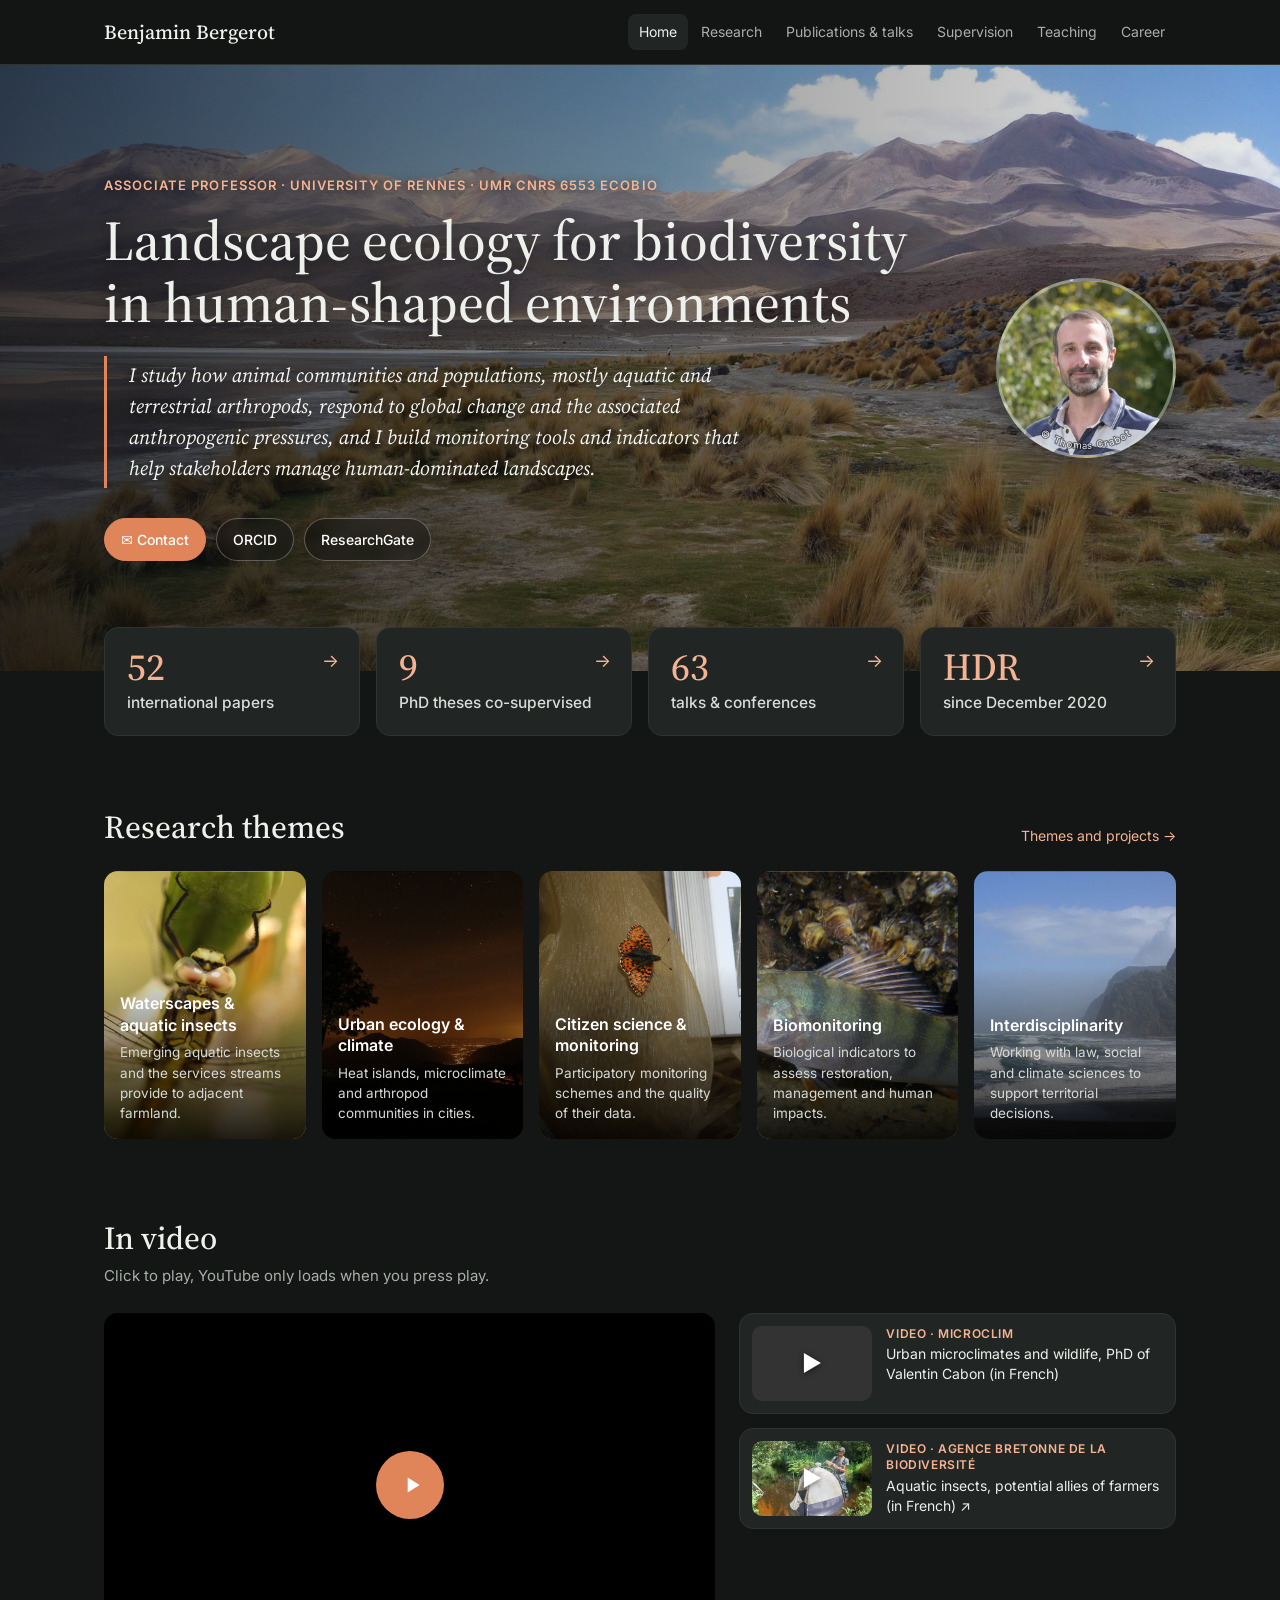
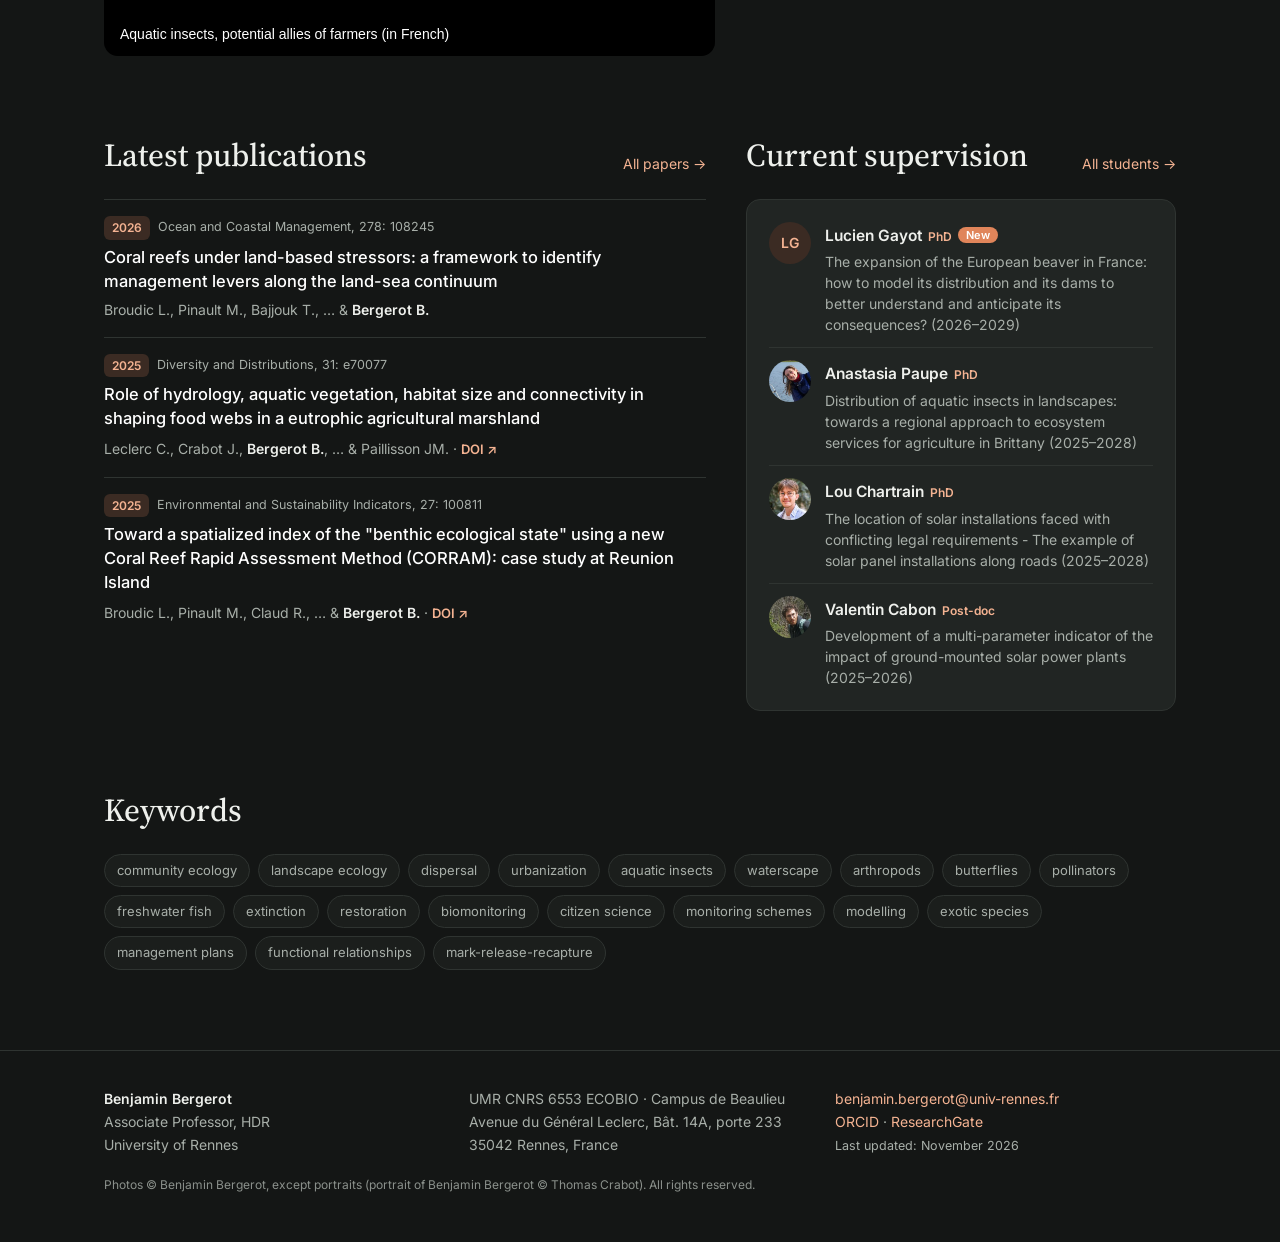
<file: index.html>
<!DOCTYPE html>
<html lang="en">
<head>
<meta charset="utf-8">
<meta name="viewport" content="width=device-width, initial-scale=1">
<title>Benjamin Bergerot – Landscape ecology, University of Rennes</title>
<meta name="description" content="Benjamin Bergerot, Associate Professor in landscape ecology at the University of Rennes (UMR CNRS 6553 ECOBIO).">
<meta name="author" content="Benjamin Bergerot">
<link rel="preconnect" href="https://fonts.googleapis.com">
<link rel="preconnect" href="https://fonts.gstatic.com" crossorigin>
<link href="https://fonts.googleapis.com/css2?family=Inter:wght@400;500;600&amp;family=Source+Serif+4:ital,wght@0,500;1,400&amp;display=swap" rel="stylesheet">
<link rel="stylesheet" href="assets/style.css">
<link rel="icon" href="data:image/svg+xml,%3Csvg xmlns='http://www.w3.org/2000/svg' viewBox='0 0 32 32'%3E%3Ccircle cx='16' cy='16' r='16' fill='%23e0855a'/%3E%3Ctext x='16' y='22' font-size='16' text-anchor='middle' fill='white' font-family='Georgia'%3EBB%3C/text%3E%3C/svg%3E">
<script src="assets/site.js" defer></script>
<script data-goatcounter="https://bbergerot.goatcounter.com/count" async src="//gc.zgo.at/count.js"></script>
</head>
<body>
<header>
  <div class="wrap nav">
    <a class="brand" href="index.html">Benjamin Bergerot</a>
    <button class="burger" aria-label="Menu" aria-expanded="false">&#9776;</button>
    <nav class="menu"><a href="index.html" class="on">Home</a><a href="research/index.html">Research</a><a href="publications/index.html">Publications &amp; talks</a><a href="supervision/index.html">Supervision</a><a href="teaching/index.html">Teaching</a><a href="career/index.html">Career</a></nav>
  </div>
</header>

<div class="hero">
  <div class="wrap hero-inner">
    <div>
      <p class="kicker">Associate Professor · University of Rennes · UMR CNRS 6553 ECOBIO</p>
      <h1>Landscape ecology for biodiversity in human-shaped environments</h1>
      <blockquote class="quote">I study how animal communities and populations, mostly aquatic and terrestrial arthropods, respond to global change and the associated anthropogenic pressures, and I build monitoring tools and indicators that help stakeholders manage human-dominated landscapes.</blockquote>
      <div class="links">
        <a class="btn primary" href="mailto:benjamin.bergerot@univ-rennes.fr">✉ Contact</a>
        <a class="btn" href="https://orcid.org/0000-0003-4313-4925" target="_blank" rel="noopener">ORCID</a>
        <a class="btn" href="https://www.researchgate.net/profile/Benjamin-Bergerot" target="_blank" rel="noopener">ResearchGate</a>
      </div>
    </div>
    <figure class="portrait-wrap"><div class="portrait" role="img" aria-label="Portrait of Benjamin Bergerot, photo © Thomas Crabot"><svg class="pcredit" viewBox="0 0 180 180" aria-hidden="true"><defs><path id="pcarc" d="M 6,90 A 84,84 0 0 0 174,90"/></defs><text><textPath href="#pcarc" startOffset="50%" text-anchor="middle">© Thomas Crabot</textPath></text></svg></div></figure>
  </div>
</div>
<main class="wrap">
  <div class="stats">
    <a class="stat link" href="publications/index.html#journals"><b>52</b><span>international papers</span></a>
    <a class="stat link" href="supervision/index.html"><b>9</b><span>PhD theses co-supervised</span></a>
    <a class="stat link" href="publications/index.html#talks"><b>63</b><span>talks &amp; conferences</span></a>
    <a class="stat link" href="career/index.html"><b>HDR</b><span>since December 2020</span></a>
  </div>

  <section>
    <div class="sec-head"><div><h2>Research themes</h2></div><a href="research/index.html">Themes and projects →</a></div>
    <div class="axes"><a class="axis" href="research/index.html#waterscapes" style="background-image:url('images/theme-waterscapes.jpg')"><div class="tx"><h3>Waterscapes &amp; aquatic insects</h3><p>Emerging aquatic insects and the services streams provide to adjacent farmland.</p></div></a><a class="axis" href="research/index.html#urban" style="background-image:url('images/theme-urban.jpg')"><div class="tx"><h3>Urban ecology &amp; climate</h3><p>Heat islands, microclimate and arthropod communities in cities.</p></div></a><a class="axis" href="research/index.html#citizen" style="background-image:url('images/theme-citizen.jpg')"><div class="tx"><h3>Citizen science &amp; monitoring</h3><p>Participatory monitoring schemes and the quality of their data.</p></div></a><a class="axis" href="research/index.html#biomonitoring" style="background-image:url('images/theme-biomonitoring.jpg')"><div class="tx"><h3>Biomonitoring</h3><p>Biological indicators to assess restoration, management and human impacts.</p></div></a><a class="axis" href="research/index.html#interdisciplinarity" style="background-image:url('images/theme-interdisciplinarity.jpg')"><div class="tx"><h3>Interdisciplinarity</h3><p>Working with law, social and climate sciences to support territorial decisions.</p></div></a></div>
  </section>

  <section>
    <div class="sec-head"><div><h2>In video</h2><p class="sub">Click to play, YouTube only loads when you press play.</p></div></div>
    <div class="media">
      <div id="mainvideo"><button class="video"  data-video="gaudWEPStAo" style="background-image:url('https://i.ytimg.com/vi/gaudWEPStAo/hqdefault.jpg')" aria-label="Play video: Aquatic insects, potential allies of farmers (in French)"><span class="play"><svg viewBox="0 0 24 24"><path d="M8 5v14l11-7z"/></svg></span><span class="vcap">Aquatic insects, potential allies of farmers (in French)</span></button></div>
      <div class="side">
        <button class="mini" data-video="KtTsIABxDUs" data-target="mainvideo">
          <span class="th vid" style="background-image:url('https://i.ytimg.com/vi/KtTsIABxDUs/hqdefault.jpg')"></span>
          <span><small>Video · MICROCLIM</small><span>Urban microclimates and wildlife, PhD of Valentin Cabon (in French)</span></span>
        </button>
        <a class="mini" href="https://biodiversite.bzh/nouvelle/labo-recherche-ecobio-insectes-aquatiques-agriculture/" target="_blank" rel="noopener">
          <span class="th vid" style="background-image:url('images/media-stream.jpg')"></span>
          <span><small>Video · Agence bretonne de la biodiversité</small><span>Aquatic insects, potential allies of farmers (in French) ↗</span></span>
        </a>
      </div>
    </div>
  </section>

  <section>
    <div class="two">
      <div>
        <div class="sec-head"><div><h2>Latest publications</h2></div><a href="publications/index.html">All papers →</a></div>
        <div class="pub" data-year="2026"><div class="meta"><span class="tag">2026</span><span class="jr">Ocean and Coastal Management, 278: 108245</span></div><div class="ti">Coral reefs under land-based stressors: a framework to identify management levers along the land-sea continuum</div><div class="au">Broudic L., Pinault M., Bajjouk T., … &amp; <strong>Bergerot B.</strong></div></div><div class="pub" data-year="2025"><div class="meta"><span class="tag">2025</span><span class="jr">Diversity and Distributions, 31: e70077</span></div><div class="ti">Role of hydrology, aquatic vegetation, habitat size and connectivity in shaping food webs in a eutrophic agricultural marshland</div><div class="au">Leclerc C., Crabot J., <strong>Bergerot B.</strong>, … &amp; Paillisson JM. · <a class="doi" href="https://doi.org/10.1111/ddi.70077" target="_blank" rel="noopener">DOI ↗</a></div></div><div class="pub" data-year="2025"><div class="meta"><span class="tag">2025</span><span class="jr">Environmental and Sustainability Indicators, 27: 100811</span></div><div class="ti">Toward a spatialized index of the "benthic ecological state" using a new Coral Reef Rapid Assessment Method (CORRAM): case study at Reunion Island</div><div class="au">Broudic L., Pinault M., Claud R., … &amp; <strong>Bergerot B.</strong> · <a class="doi" href="https://doi.org/10.1016/j.indic.2025.100811" target="_blank" rel="noopener">DOI ↗</a></div></div>
      </div>
      <div>
        <div class="sec-head"><div><h2>Current supervision</h2></div><a href="supervision/index.html">All students →</a></div>
        <div class="teambox team-list"><div class="person"><div class="av">LG</div><div><b>Lucien Gayot</b><span class="role">PhD</span><span class="new">New</span><p>The expansion of the European beaver in France: how to model its distribution and its dams to better understand and anticipate its consequences? (2026–2029)</p></div></div><div class="person"><img class="av" src="images/people/anastasia-paupe.jpg" alt="Anastasia Paupe"><div><b>Anastasia Paupe</b><span class="role">PhD</span><p>Distribution of aquatic insects in landscapes: towards a regional approach to ecosystem services for agriculture in Brittany (2025–2028)</p></div></div><div class="person"><img class="av" src="images/people/lou-chartrain.jpg" alt="Lou Chartrain"><div><b>Lou Chartrain</b><span class="role">PhD</span><p>The location of solar installations faced with conflicting legal requirements - The example of solar panel installations along roads (2025–2028)</p></div></div><div class="person"><img class="av" src="images/people/valentin-cabon.jpg" alt="Valentin Cabon"><div><b>Valentin Cabon</b><span class="role">Post-doc</span><p>Development of a multi-parameter indicator of the impact of ground-mounted solar power plants (2025–2026)</p></div></div></div>
      </div>
    </div>
  </section>

  <section>
    <div class="sec-head"><div><h2>Keywords</h2></div></div>
    <div class="chips"><span class="chip">community ecology</span><span class="chip">landscape ecology</span><span class="chip">dispersal</span><span class="chip">urbanization</span><span class="chip">aquatic insects</span><span class="chip">waterscape</span><span class="chip">arthropods</span><span class="chip">butterflies</span><span class="chip">pollinators</span><span class="chip">freshwater fish</span><span class="chip">extinction</span><span class="chip">restoration</span><span class="chip">biomonitoring</span><span class="chip">citizen science</span><span class="chip">monitoring schemes</span><span class="chip">modelling</span><span class="chip">exotic species</span><span class="chip">management plans</span><span class="chip">functional relationships</span><span class="chip">mark-release-recapture</span></div>
  </section>
</main>
<footer>
  <div class="wrap foot">
    <div><b>Benjamin Bergerot</b><br>Associate Professor, HDR<br>University of Rennes</div>
    <div>UMR CNRS 6553 ECOBIO · Campus de Beaulieu<br>Avenue du Général Leclerc, Bât. 14A, porte 233<br>35042 Rennes, France</div>
    <div><a href="mailto:benjamin.bergerot@univ-rennes.fr">benjamin.bergerot@univ-rennes.fr</a><br>
      <a href="https://orcid.org/0000-0003-4313-4925" target="_blank" rel="noopener">ORCID</a> · <a href="https://www.researchgate.net/profile/Benjamin-Bergerot" target="_blank" rel="noopener">ResearchGate</a><br>
      <span class="note">Last updated: November 2026</span></div>
  </div>
  <div class="wrap copy">Photos © Benjamin Bergerot, except portraits (portrait of Benjamin Bergerot © Thomas Crabot). All rights reserved.
  </div>
</footer>
</body>
</html>
</file>
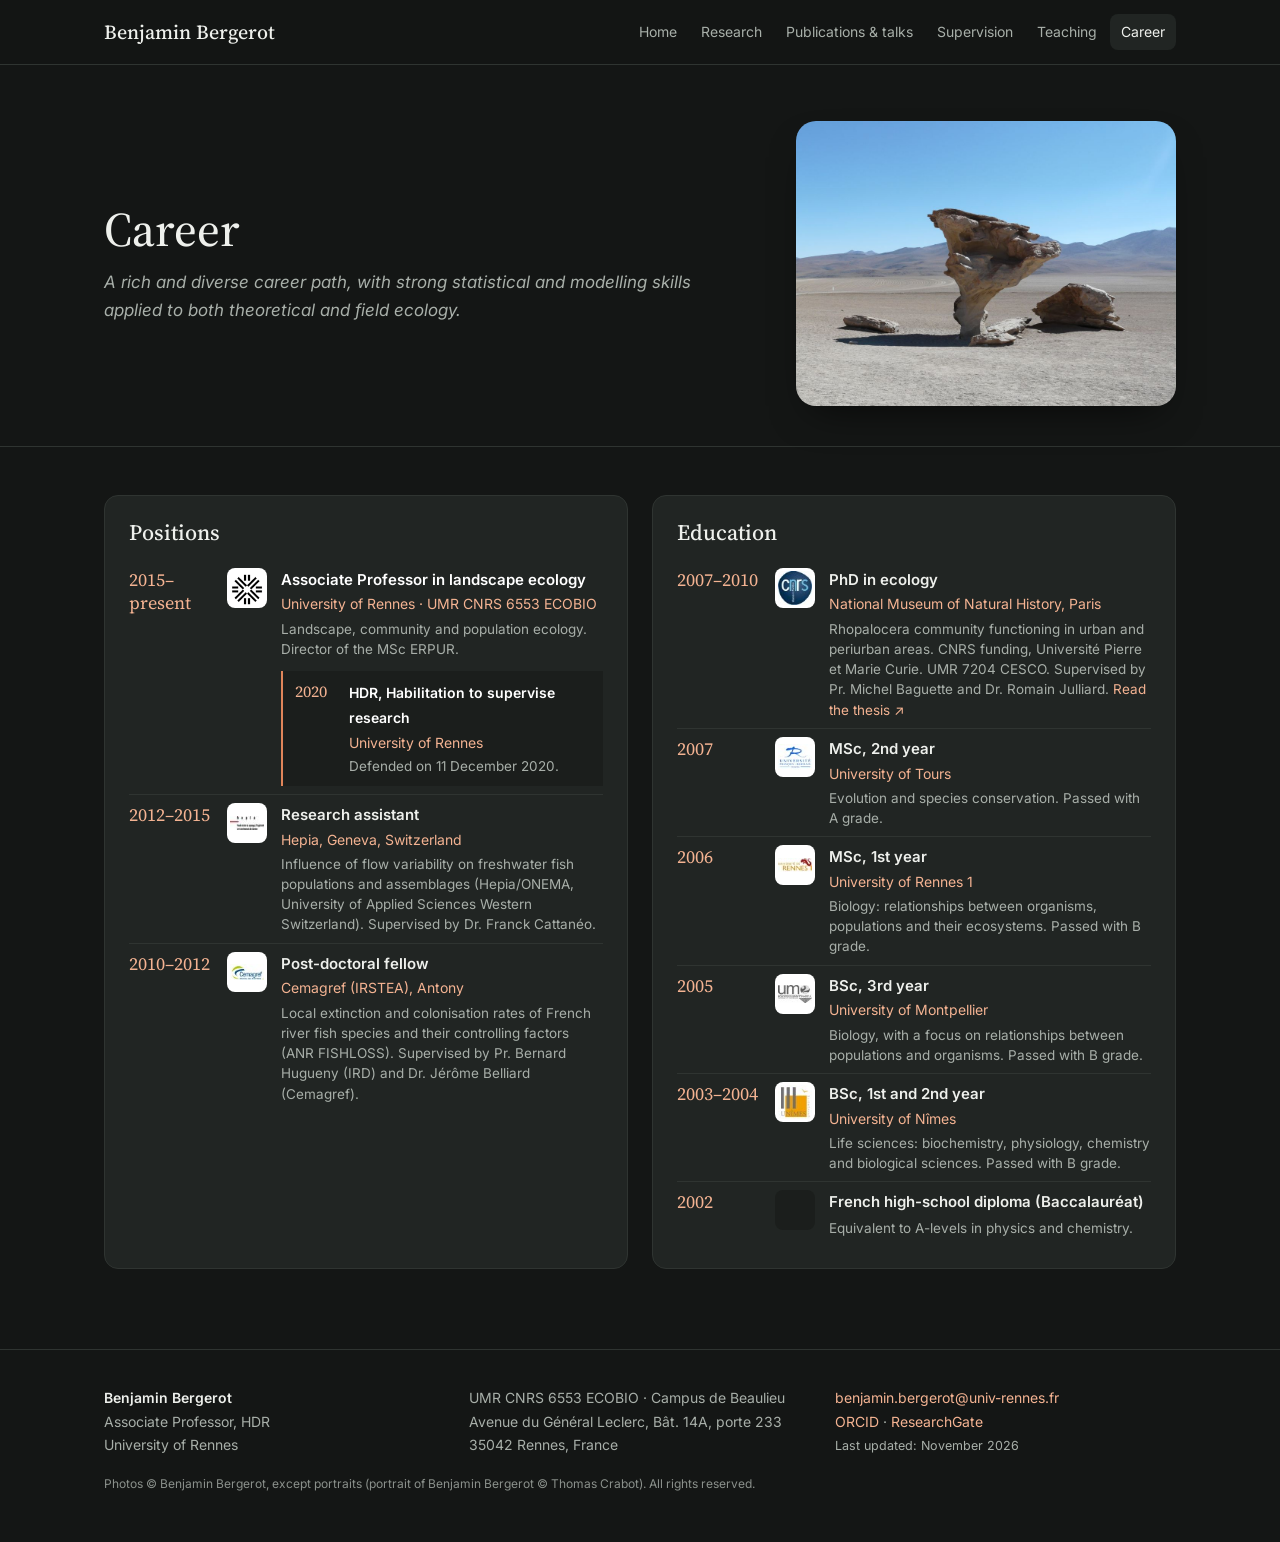
<file: career/index.html>
<!DOCTYPE html>
<html lang="en">
<head>
<meta charset="utf-8">
<meta name="viewport" content="width=device-width, initial-scale=1">
<title>Career – Benjamin Bergerot</title>
<meta name="description" content="Benjamin Bergerot, Associate Professor in landscape ecology at the University of Rennes (UMR CNRS 6553 ECOBIO).">
<meta name="author" content="Benjamin Bergerot">
<link rel="preconnect" href="https://fonts.googleapis.com">
<link rel="preconnect" href="https://fonts.gstatic.com" crossorigin>
<link href="https://fonts.googleapis.com/css2?family=Inter:wght@400;500;600&amp;family=Source+Serif+4:ital,wght@0,500;1,400&amp;display=swap" rel="stylesheet">
<link rel="stylesheet" href="../assets/style.css">
<link rel="icon" href="data:image/svg+xml,%3Csvg xmlns='http://www.w3.org/2000/svg' viewBox='0 0 32 32'%3E%3Ccircle cx='16' cy='16' r='16' fill='%23e0855a'/%3E%3Ctext x='16' y='22' font-size='16' text-anchor='middle' fill='white' font-family='Georgia'%3EBB%3C/text%3E%3C/svg%3E">
<script src="../assets/site.js" defer></script>
<script data-goatcounter="https://bbergerot.goatcounter.com/count" async src="//gc.zgo.at/count.js"></script>
</head>
<body>
<header>
  <div class="wrap nav">
    <a class="brand" href="../index.html">Benjamin Bergerot</a>
    <button class="burger" aria-label="Menu" aria-expanded="false">&#9776;</button>
    <nav class="menu"><a href="../index.html">Home</a><a href="../research/index.html">Research</a><a href="../publications/index.html">Publications &amp; talks</a><a href="../supervision/index.html">Supervision</a><a href="../teaching/index.html">Teaching</a><a href="../career/index.html" class="on">Career</a></nav>
  </div>
</header>
<div class="page-head"><div class="wrap">
  <div><h1>Career</h1><p><em>A rich and diverse career path, with strong statistical and modelling skills applied to both theoretical and field ecology.</em></p></div>
  <div class="pic" style="background-image:url('../images/page-career.jpg');background-position:center 60%" role="img" aria-label=""></div>
</div></div>
<main class="wrap"><section><div class="cols cv">
  <div class="box"><h3>Positions</h3><ul class="cvlist"><li class="cv-row now"><div class="yr">2015–present</div><img class="logo" src="../images/logos/univ-rennes-2023.png" alt=""><div><b>Associate Professor in landscape ecology</b><span class="where">University of Rennes · UMR CNRS 6553 ECOBIO</span><p>Landscape, community and population ecology. Director of the MSc ERPUR.</p><div class="cv-sub"><span class="yr">2020</span><div><b>HDR, Habilitation to supervise research</b><span class="where">University of Rennes</span><p>Defended on 11 December 2020.</p></div></div></div></li><li class="cv-row"><div class="yr">2012–2015</div><img class="logo" src="../images/logos/hepia.jpg" alt=""><div><b>Research assistant</b><span class="where">Hepia, Geneva, Switzerland</span><p>Influence of flow variability on freshwater fish populations and assemblages (Hepia/ONEMA, University of Applied Sciences Western Switzerland). Supervised by Dr. Franck Cattanéo.</p></div></li><li class="cv-row"><div class="yr">2010–2012</div><img class="logo" src="../images/logos/logo-cemagref.jpg" alt=""><div><b>Post-doctoral fellow</b><span class="where">Cemagref (IRSTEA), Antony</span><p>Local extinction and colonisation rates of French river fish species and their controlling factors (ANR FISHLOSS). Supervised by Pr. Bernard Hugueny (IRD) and Dr. Jérôme Belliard (Cemagref).</p></div></li></ul></div>
  <div class="box"><h3>Education</h3><ul class="cvlist"><li class="cv-row"><div class="yr">2007–2010</div><img class="logo" src="../images/logos/nouveau-logo-du-cnrs.jpg" alt=""><div><b>PhD in ecology</b><span class="where">National Museum of Natural History, Paris</span><p>Rhopalocera community functioning in urban and periurban areas. CNRS funding, Université Pierre et Marie Curie. UMR 7204 CESCO. Supervised by Pr. Michel Baguette and Dr. Romain Julliard. <a href="https://theses.fr/154156345" target="_blank" rel="noopener">Read the thesis ↗</a></p></div></li><li class="cv-row"><div class="yr">2007</div><img class="logo" src="../images/logos/logo_ufrtours2.jpg" alt=""><div><b>MSc, 2nd year</b><span class="where">University of Tours</span><p>Evolution and species conservation. Passed with A grade.</p></div></li><li class="cv-row"><div class="yr">2006</div><img class="logo" src="../images/logos/rennes1.jpg" alt=""><div><b>MSc, 1st year</b><span class="where">University of Rennes 1</span><p>Biology: relationships between organisms, populations and their ecosystems. Passed with B grade.</p></div></li><li class="cv-row"><div class="yr">2005</div><img class="logo" src="../images/logos/logo_um2.jpg" alt=""><div><b>BSc, 3rd year</b><span class="where">University of Montpellier</span><p>Biology, with a focus on relationships between populations and organisms. Passed with B grade.</p></div></li><li class="cv-row"><div class="yr">2003–2004</div><img class="logo" src="../images/logos/logo-unimes-coul_web.jpg" alt=""><div><b>BSc, 1st and 2nd year</b><span class="where">University of Nîmes</span><p>Life sciences: biochemistry, physiology, chemistry and biological sciences. Passed with B grade.</p></div></li><li class="cv-row"><div class="yr">2002</div><span class="logo"></span><div><b>French high-school diploma (Baccalauréat)</b><span class="where"></span><p>Equivalent to A-levels in physics and chemistry.</p></div></li></ul></div>
</div></section></main>
<footer>
  <div class="wrap foot">
    <div><b>Benjamin Bergerot</b><br>Associate Professor, HDR<br>University of Rennes</div>
    <div>UMR CNRS 6553 ECOBIO · Campus de Beaulieu<br>Avenue du Général Leclerc, Bât. 14A, porte 233<br>35042 Rennes, France</div>
    <div><a href="mailto:benjamin.bergerot@univ-rennes.fr">benjamin.bergerot@univ-rennes.fr</a><br>
      <a href="https://orcid.org/0000-0003-4313-4925" target="_blank" rel="noopener">ORCID</a> · <a href="https://www.researchgate.net/profile/Benjamin-Bergerot" target="_blank" rel="noopener">ResearchGate</a><br>
      <span class="note">Last updated: November 2026</span></div>
  </div>
  <div class="wrap copy">Photos © Benjamin Bergerot, except portraits (portrait of Benjamin Bergerot © Thomas Crabot). All rights reserved.
  </div>
</footer>
</body>
</html>
</file>
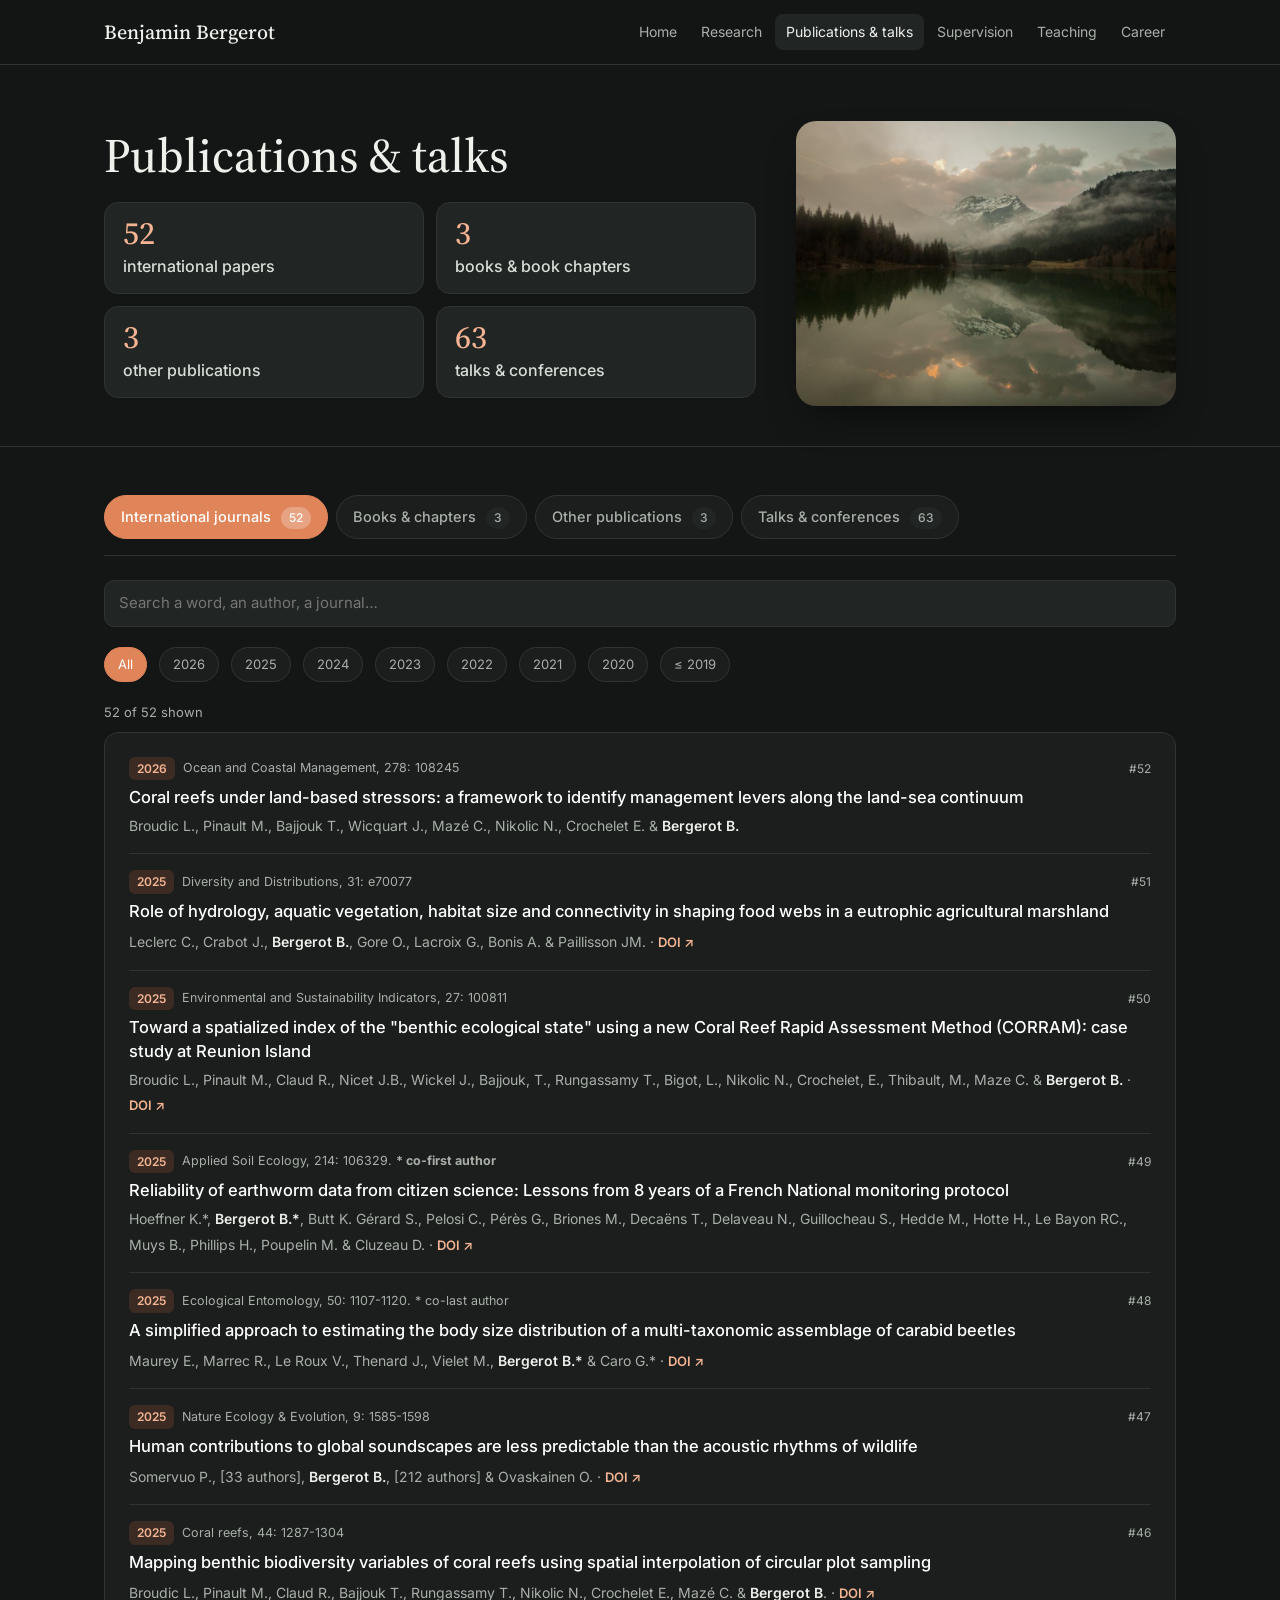
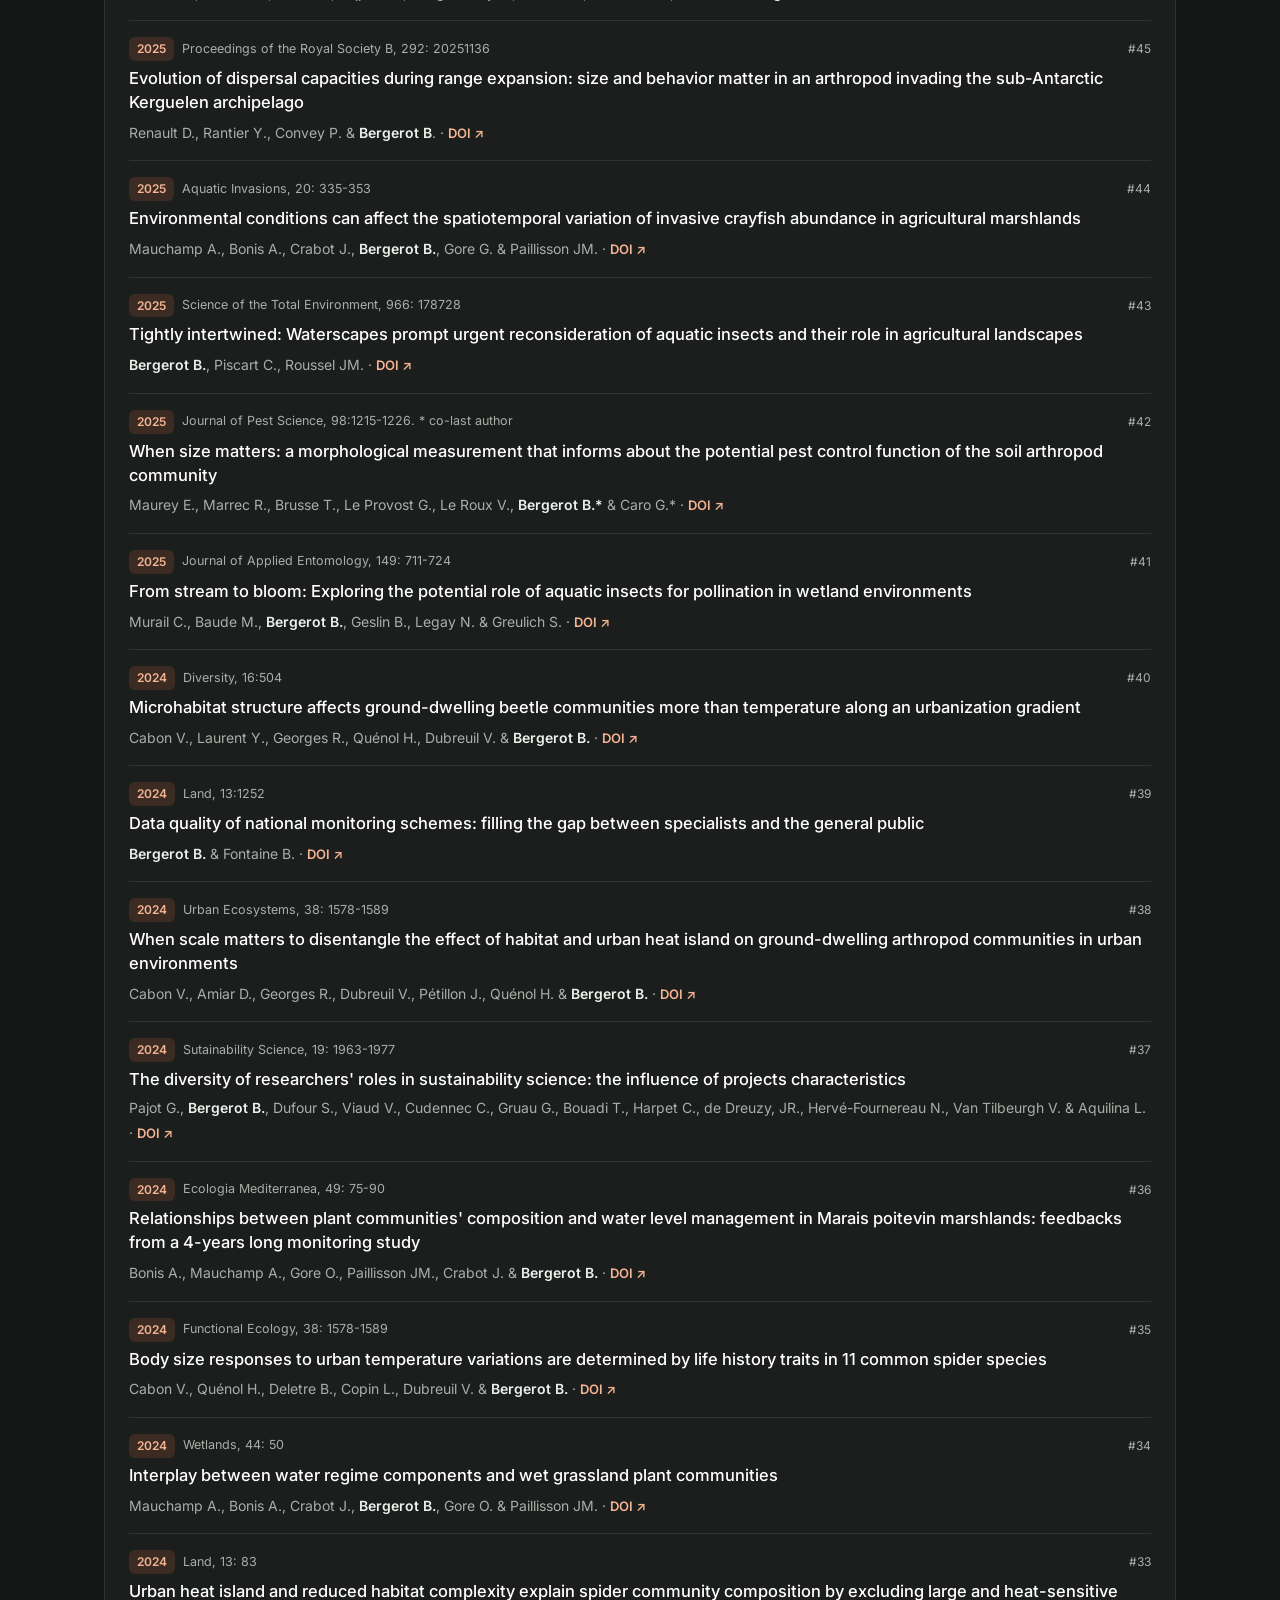
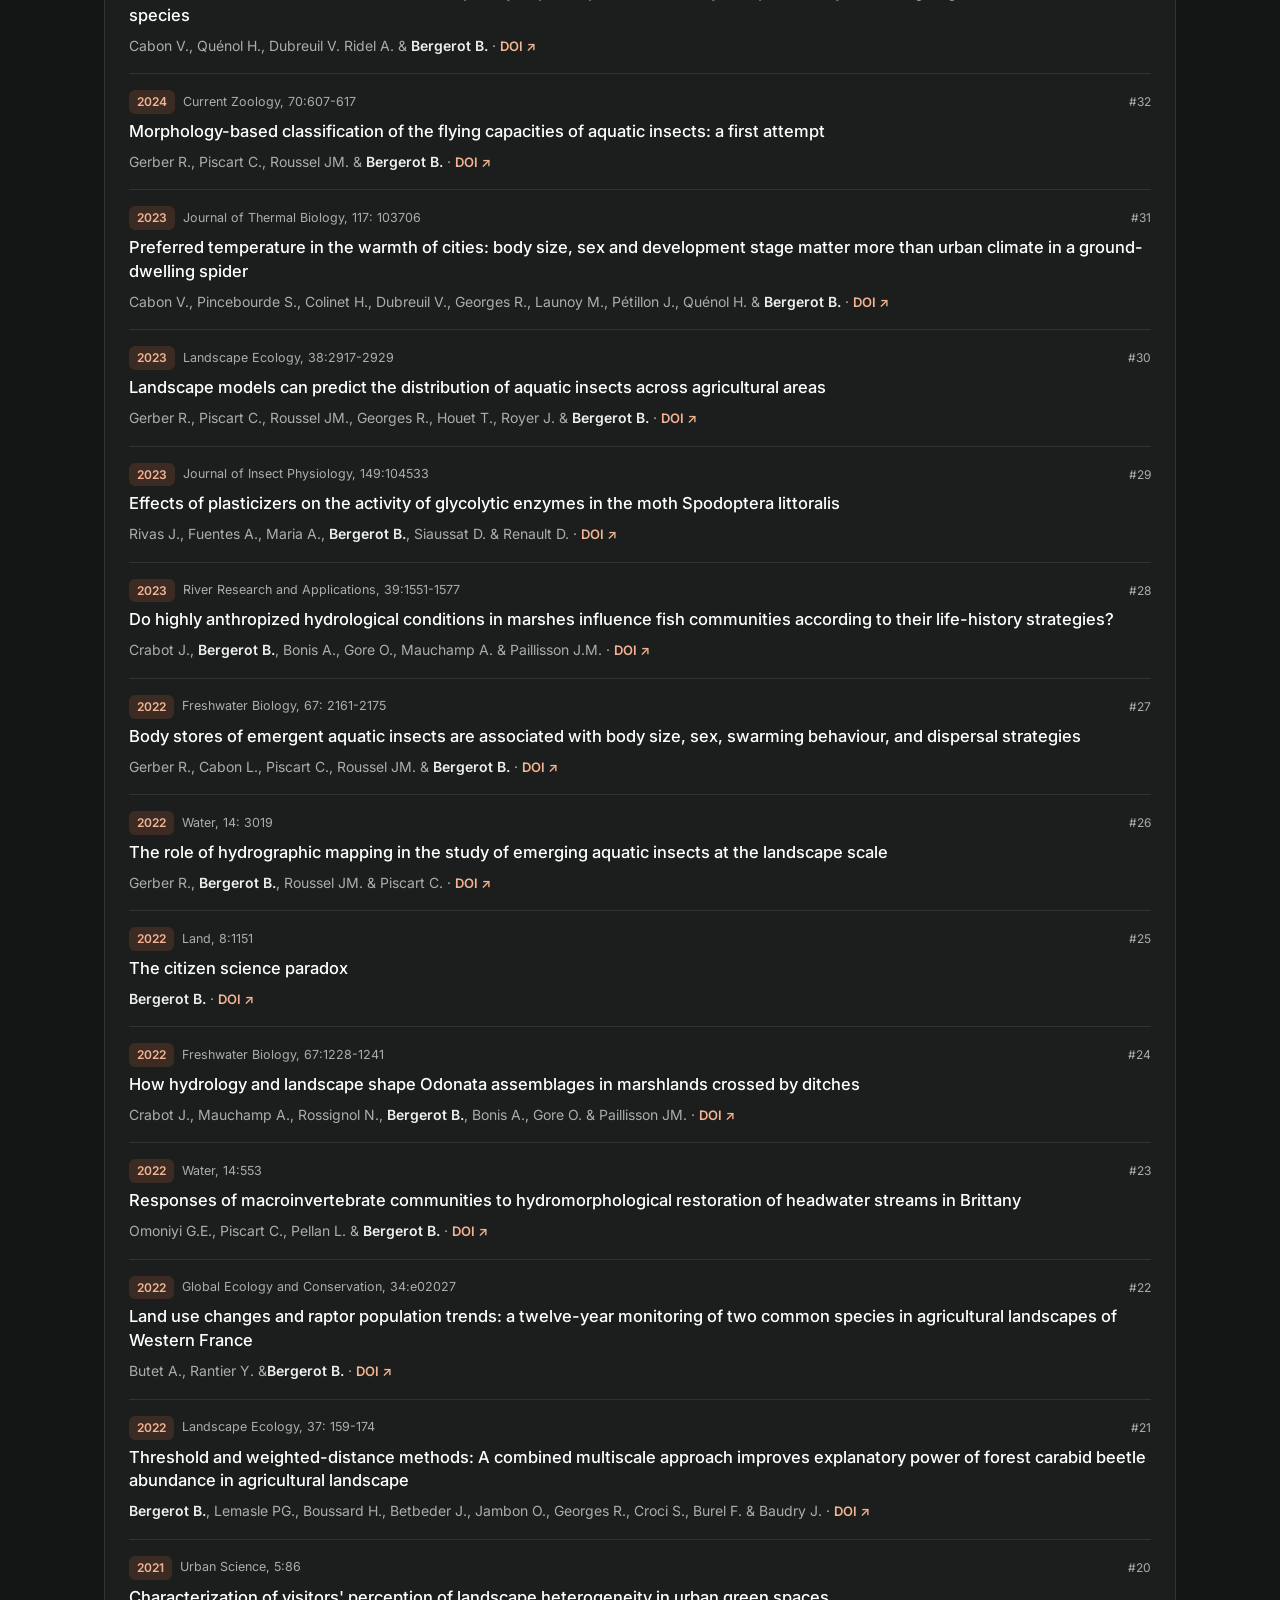
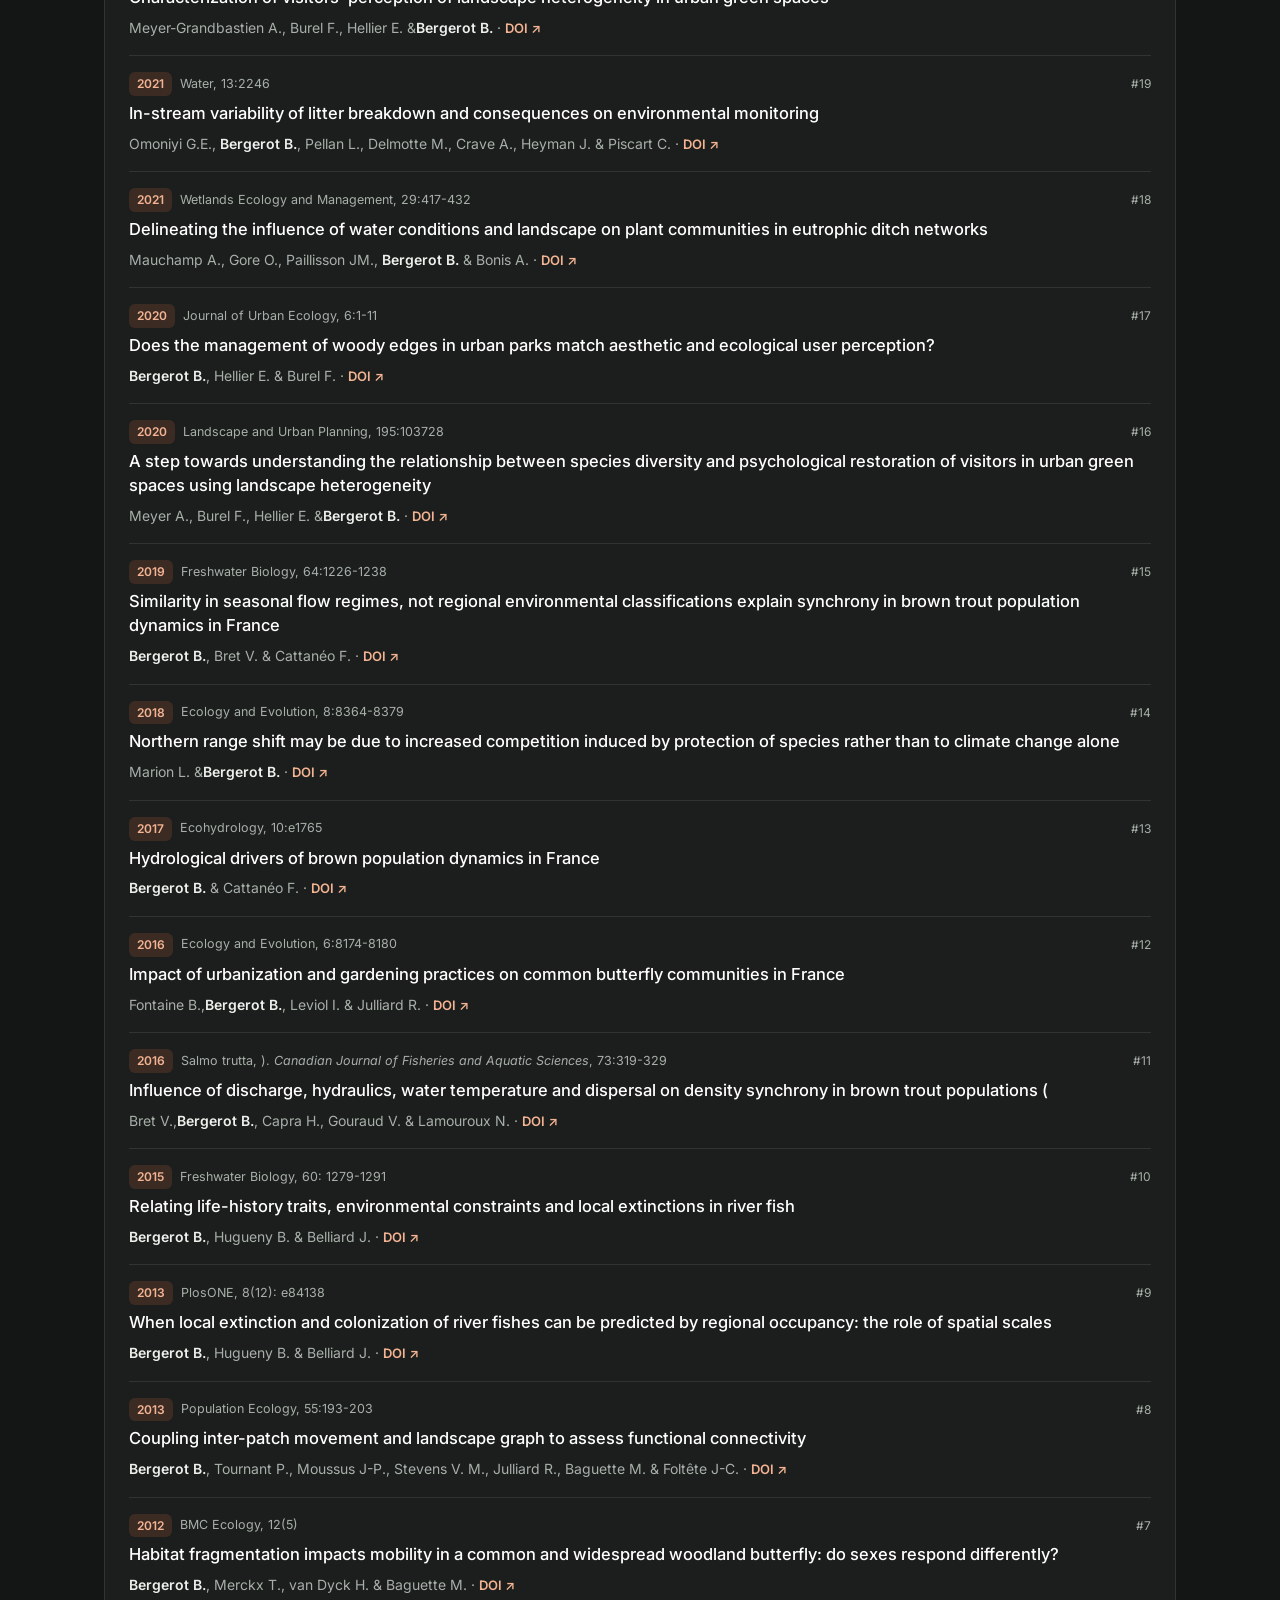
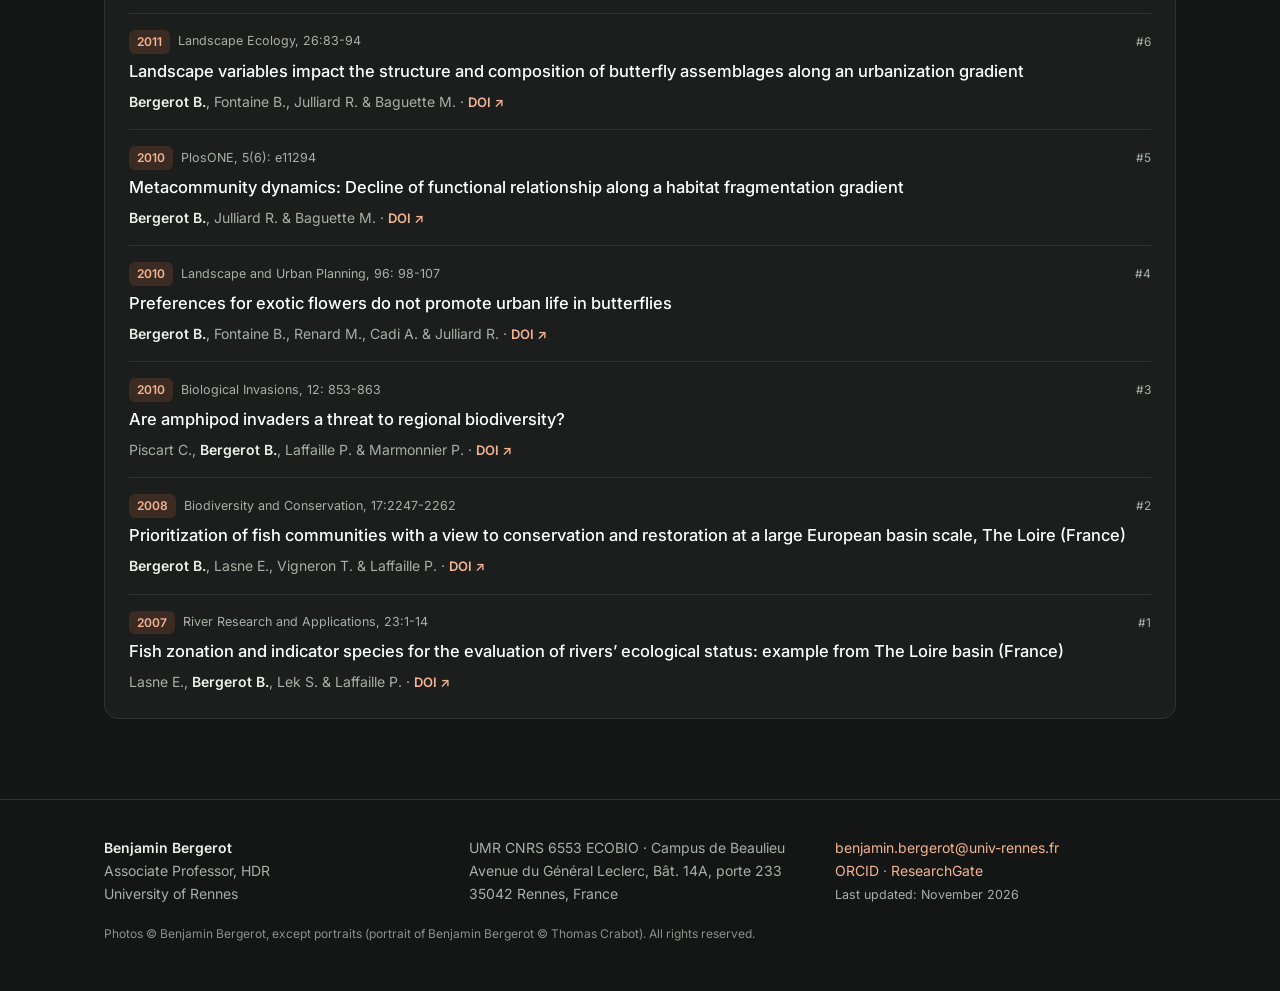
<file: publications/index.html>
<!DOCTYPE html>
<html lang="en">
<head>
<meta charset="utf-8">
<meta name="viewport" content="width=device-width, initial-scale=1">
<title>Publications & talks – Benjamin Bergerot</title>
<meta name="description" content="Benjamin Bergerot, Associate Professor in landscape ecology at the University of Rennes (UMR CNRS 6553 ECOBIO).">
<meta name="author" content="Benjamin Bergerot">
<link rel="preconnect" href="https://fonts.googleapis.com">
<link rel="preconnect" href="https://fonts.gstatic.com" crossorigin>
<link href="https://fonts.googleapis.com/css2?family=Inter:wght@400;500;600&amp;family=Source+Serif+4:ital,wght@0,500;1,400&amp;display=swap" rel="stylesheet">
<link rel="stylesheet" href="../assets/style.css">
<link rel="icon" href="data:image/svg+xml,%3Csvg xmlns='http://www.w3.org/2000/svg' viewBox='0 0 32 32'%3E%3Ccircle cx='16' cy='16' r='16' fill='%23e0855a'/%3E%3Ctext x='16' y='22' font-size='16' text-anchor='middle' fill='white' font-family='Georgia'%3EBB%3C/text%3E%3C/svg%3E">
<script src="../assets/site.js" defer></script>
<script data-goatcounter="https://bbergerot.goatcounter.com/count" async src="//gc.zgo.at/count.js"></script>
</head>
<body>
<header>
  <div class="wrap nav">
    <a class="brand" href="../index.html">Benjamin Bergerot</a>
    <button class="burger" aria-label="Menu" aria-expanded="false">&#9776;</button>
    <nav class="menu"><a href="../index.html">Home</a><a href="../research/index.html">Research</a><a href="../publications/index.html" class="on">Publications &amp; talks</a><a href="../supervision/index.html">Supervision</a><a href="../teaching/index.html">Teaching</a><a href="../career/index.html">Career</a></nav>
  </div>
</header>
<div class="page-head"><div class="wrap">
  <div><h1>Publications &amp; talks</h1><div class="stats head"><button class="stat" data-open="journals"><b>52</b><span>international papers</span></button><button class="stat" data-open="books"><b>3</b><span>books &amp; book chapters</span></button><button class="stat" data-open="other"><b>3</b><span>other publications</span></button><button class="stat" data-open="talks"><b>63</b><span>talks &amp; conferences</span></button></div></div>
  <div class="pic" style="background-image:url('../images/page-publications.jpg');background-position:center 45%" role="img" aria-label=""></div>
</div></div>
<main class="wrap"><section id="lists" style="scroll-margin-top:80px">
  <div class="tabs" role="tablist"><button class="tab on" role="tab" data-tab="journals">International journals <span>52</span></button><button class="tab" role="tab" data-tab="books">Books &amp; chapters <span>3</span></button><button class="tab" role="tab" data-tab="other">Other publications <span>3</span></button><button class="tab" role="tab" data-tab="talks">Talks &amp; conferences <span>63</span></button></div><div class="tabpanel" id="journals" role="tabpanel"><div class="toolbar"><input class="search" type="search" placeholder="Search a word, an author, a journal…" data-search="publist" aria-label="Search publications"></div>
    <div class="toolbar"><button class="filter on" data-filter="publist" data-value="all">All</button><button class="filter" data-filter="publist" data-value="2026">2026</button><button class="filter" data-filter="publist" data-value="2025">2025</button><button class="filter" data-filter="publist" data-value="2024">2024</button><button class="filter" data-filter="publist" data-value="2023">2023</button><button class="filter" data-filter="publist" data-value="2022">2022</button><button class="filter" data-filter="publist" data-value="2021">2021</button><button class="filter" data-filter="publist" data-value="2020">2020</button><button class="filter" data-filter="publist" data-value="-2019">≤ 2019</button></div>
    <div class="count" data-count="publist"></div>
    <div class="listbox" id="publist" data-list><div class="pub" data-year="2026"><div class="meta"><span class="tag">2026</span><span class="jr">Ocean and Coastal Management, 278: 108245</span><span class="num">#52</span></div><div class="ti">Coral reefs under land-based stressors: a framework to identify management levers along the land-sea continuum</div><div class="au">Broudic L., Pinault M., Bajjouk T., Wicquart J., Mazé C., Nikolic N., Crochelet E. &amp; <strong>Bergerot B.</strong></div></div><div class="pub" data-year="2025"><div class="meta"><span class="tag">2025</span><span class="jr">Diversity and Distributions, 31: e70077</span><span class="num">#51</span></div><div class="ti">Role of hydrology, aquatic vegetation, habitat size and connectivity in shaping food webs in a eutrophic agricultural marshland</div><div class="au">Leclerc C., Crabot J., <strong>Bergerot B.</strong>, Gore O., Lacroix G., Bonis A. &amp; Paillisson JM. · <a class="doi" href="https://doi.org/10.1111/ddi.70077" target="_blank" rel="noopener">DOI ↗</a></div></div><div class="pub" data-year="2025"><div class="meta"><span class="tag">2025</span><span class="jr">Environmental and Sustainability Indicators, 27: 100811</span><span class="num">#50</span></div><div class="ti">Toward a spatialized index of the "benthic ecological state" using a new Coral Reef Rapid Assessment Method (CORRAM): case study at Reunion Island</div><div class="au">Broudic L., Pinault M., Claud R., Nicet J.B., Wickel J., Bajjouk, T., Rungassamy T., Bigot, L., Nikolic N., Crochelet, E., Thibault, M., Maze C. &amp; <strong>Bergerot B.</strong> · <a class="doi" href="https://doi.org/10.1016/j.indic.2025.100811" target="_blank" rel="noopener">DOI ↗</a></div></div><div class="pub" data-year="2025"><div class="meta"><span class="tag">2025</span><span class="jr">Applied Soil Ecology, 214: 106329. <strong>* co-first author</strong></span><span class="num">#49</span></div><div class="ti">Reliability of earthworm data from citizen science: Lessons from 8 years of a French National monitoring protocol</div><div class="au">Hoeffner K.*, <strong>Bergerot B.*</strong>, Butt K. Gérard S., Pelosi C., Pérès G., Briones M., Decaëns T., Delaveau N., Guillocheau S., Hedde M., Hotte H., Le Bayon RC., Muys B., Phillips H., Poupelin M. &amp; Cluzeau D. · <a class="doi" href="https://doi.org/10.1016/j.apsoil.2025.106329" target="_blank" rel="noopener">DOI ↗</a></div></div><div class="pub" data-year="2025"><div class="meta"><span class="tag">2025</span><span class="jr">Ecological Entomology, 50: 1107-1120. * co-last author</span><span class="num">#48</span></div><div class="ti">A simplified approach to estimating the body size distribution of a multi-taxonomic assemblage of carabid beetles</div><div class="au">Maurey E., Marrec R., Le Roux V., Thenard J., Vielet M., <strong>Bergerot B.*</strong> &amp; Caro G.* · <a class="doi" href="https://doi.org/10.1111/een.70003" target="_blank" rel="noopener">DOI ↗</a></div></div><div class="pub" data-year="2025"><div class="meta"><span class="tag">2025</span><span class="jr">Nature Ecology &amp; Evolution, 9: 1585-1598</span><span class="num">#47</span></div><div class="ti">Human contributions to global soundscapes are less predictable than the acoustic rhythms of wildlife</div><div class="au">Somervuo P., [33 authors], <strong>Bergerot B.</strong>, [212 authors] &amp; Ovaskainen O. · <a class="doi" href="https://doi.org/10.1038/s41559-025-02786-5" target="_blank" rel="noopener">DOI ↗</a></div></div><div class="pub" data-year="2025"><div class="meta"><span class="tag">2025</span><span class="jr">Coral reefs, 44: 1287-1304</span><span class="num">#46</span></div><div class="ti">Mapping benthic biodiversity variables of coral reefs using spatial interpolation of circular plot sampling</div><div class="au">Broudic L., Pinault M., Claud R., Bajjouk T., Rungassamy T., Nikolic N., Crochelet E., Mazé C. &amp; <strong>Bergerot B</strong>. · <a class="doi" href="https://doi.org/10.1007/s00338-025-02689-8" target="_blank" rel="noopener">DOI ↗</a></div></div><div class="pub" data-year="2025"><div class="meta"><span class="tag">2025</span><span class="jr">Proceedings of the Royal Society B, 292: 20251136</span><span class="num">#45</span></div><div class="ti">Evolution of dispersal capacities during range expansion: size and behavior matter in an arthropod invading the sub-Antarctic Kerguelen archipelago</div><div class="au">Renault D., Rantier Y., Convey P. &amp; <strong>Bergerot B</strong>. · <a class="doi" href="https://doi.org/10.1098/rspb.2025.1136" target="_blank" rel="noopener">DOI ↗</a></div></div><div class="pub" data-year="2025"><div class="meta"><span class="tag">2025</span><span class="jr">Aquatic Invasions, 20: 335-353</span><span class="num">#44</span></div><div class="ti">Environmental conditions can affect the spatiotemporal variation of invasive crayfish abundance in agricultural marshlands</div><div class="au">Mauchamp A., Bonis A., Crabot J., <strong>Bergerot B.</strong>, Gore G. &amp; Paillisson JM. · <a class="doi" href="https://doi.org/10.3391/ai.2025.20.3.153547" target="_blank" rel="noopener">DOI ↗</a></div></div><div class="pub" data-year="2025"><div class="meta"><span class="tag">2025</span><span class="jr">Science of the Total Environment, 966: 178728</span><span class="num">#43</span></div><div class="ti">Tightly intertwined: Waterscapes prompt urgent reconsideration of aquatic insects and their role in agricultural landscapes</div><div class="au"><strong>Bergerot B.</strong>, Piscart C., Roussel JM. · <a class="doi" href="https://doi.org/10.1016/j.scitotenv.2025.178728" target="_blank" rel="noopener">DOI ↗</a></div></div><div class="pub" data-year="2025"><div class="meta"><span class="tag">2025</span><span class="jr">Journal of Pest Science, 98:1215-1226. * co-last author</span><span class="num">#42</span></div><div class="ti">When size matters: a morphological measurement that informs about the potential pest control function of the soil arthropod community</div><div class="au">Maurey E., Marrec R., Brusse T., Le Provost G., Le Roux V., <strong>Bergerot B.*</strong> &amp; Caro G.* · <a class="doi" href="https://doi.org/10.1007/s10340-025-01879-1" target="_blank" rel="noopener">DOI ↗</a></div></div><div class="pub" data-year="2025"><div class="meta"><span class="tag">2025</span><span class="jr">Journal of Applied Entomology, 149: 711-724</span><span class="num">#41</span></div><div class="ti">From stream to bloom: Exploring the potential role of aquatic insects for pollination in wetland environments</div><div class="au">Murail C., Baude M., <strong>Bergerot B.</strong>, Geslin B., Legay N. &amp; Greulich S. · <a class="doi" href="https://doi.org/10.1111/jen.13359" target="_blank" rel="noopener">DOI ↗</a></div></div><div class="pub" data-year="2024"><div class="meta"><span class="tag">2024</span><span class="jr">Diversity, 16:504</span><span class="num">#40</span></div><div class="ti">Microhabitat structure affects ground-dwelling beetle communities more than temperature along an urbanization gradient</div><div class="au">Cabon V., Laurent Y., Georges R., Quénol H., Dubreuil V. &amp; <strong>Bergerot B.</strong> · <a class="doi" href="https://doi.org/10.3390/d16080504" target="_blank" rel="noopener">DOI ↗</a></div></div><div class="pub" data-year="2024"><div class="meta"><span class="tag">2024</span><span class="jr">Land, 13:1252</span><span class="num">#39</span></div><div class="ti">Data quality of national monitoring schemes: filling the gap between specialists and the general public</div><div class="au"><strong>Bergerot B.</strong> &amp; Fontaine B. · <a class="doi" href="https://doi.org/10.3390/land13081252" target="_blank" rel="noopener">DOI ↗</a></div></div><div class="pub" data-year="2024"><div class="meta"><span class="tag">2024</span><span class="jr">Urban Ecosystems, 38: 1578-1589</span><span class="num">#38</span></div><div class="ti">When scale matters to disentangle the effect of habitat and urban heat island on ground-dwelling arthropod communities in urban environments</div><div class="au">Cabon V., Amiar D., Georges R., Dubreuil V., Pétillon J., Quénol H. &amp; <strong>Bergerot B.</strong> · <a class="doi" href="https://doi.org/10.1007/s11252-024-01591-5" target="_blank" rel="noopener">DOI ↗</a></div></div><div class="pub" data-year="2024"><div class="meta"><span class="tag">2024</span><span class="jr">Sutainability Science, 19: 1963-1977</span><span class="num">#37</span></div><div class="ti">The diversity of researchers' roles in sustainability science: the influence of projects characteristics</div><div class="au">Pajot G., <strong>Bergerot B.</strong>, Dufour S., Viaud V., Cudennec C., Gruau G., Bouadi T., Harpet C., de Dreuzy, JR., Hervé-Fournereau N., Van Tilbeurgh V. &amp; Aquilina L. · <a class="doi" href="https://doi.org/10.1007/s11625-024-01549-8" target="_blank" rel="noopener">DOI ↗</a></div></div><div class="pub" data-year="2024"><div class="meta"><span class="tag">2024</span><span class="jr">Ecologia Mediterranea, 49: 75-90</span><span class="num">#36</span></div><div class="ti">Relationships between plant communities' composition and water level management in Marais poitevin marshlands: feedbacks from a 4-years long monitoring study</div><div class="au">Bonis A., Mauchamp A., Gore O., Paillisson JM., Crabot J. &amp; <strong>Bergerot B.</strong> · <a class="doi" href="https://doi.org/10.3406/ecmed.2023.2205" target="_blank" rel="noopener">DOI ↗</a></div></div><div class="pub" data-year="2024"><div class="meta"><span class="tag">2024</span><span class="jr">Functional Ecology, 38: 1578-1589</span><span class="num">#35</span></div><div class="ti">Body size responses to urban temperature variations are determined by life history traits in 11 common spider species</div><div class="au">Cabon V., Quénol H., Deletre B., Copin L., Dubreuil V. &amp; <strong>Bergerot B.</strong> · <a class="doi" href="https://doi.org/10.1111/1365-2435.14570" target="_blank" rel="noopener">DOI ↗</a></div></div><div class="pub" data-year="2024"><div class="meta"><span class="tag">2024</span><span class="jr">Wetlands, 44: 50</span><span class="num">#34</span></div><div class="ti">Interplay between water regime components and wet grassland plant communities</div><div class="au">Mauchamp A., Bonis A., Crabot J., <strong>Bergerot B.</strong>, Gore O. &amp; Paillisson JM. · <a class="doi" href="https://doi.org/10.1007/s13157-024-01803-w" target="_blank" rel="noopener">DOI ↗</a></div></div><div class="pub" data-year="2024"><div class="meta"><span class="tag">2024</span><span class="jr">Land, 13: 83</span><span class="num">#33</span></div><div class="ti">Urban heat island and reduced habitat complexity explain spider community composition by excluding large and heat-sensitive species</div><div class="au">Cabon V., Quénol H., Dubreuil V. Ridel A. &amp; <strong>Bergerot B.</strong> · <a class="doi" href="https://doi.org/10.3390/land13010083" target="_blank" rel="noopener">DOI ↗</a></div></div><div class="pub" data-year="2024"><div class="meta"><span class="tag">2024</span><span class="jr">Current Zoology, 70:607-617</span><span class="num">#32</span></div><div class="ti">Morphology-based classification of the flying capacities of aquatic insects: a first attempt</div><div class="au">Gerber R., Piscart C., Roussel JM. &amp; <strong>Bergerot B.</strong> · <a class="doi" href="https://doi.org/10.1093/cz/zoad047" target="_blank" rel="noopener">DOI ↗</a></div></div><div class="pub" data-year="2023"><div class="meta"><span class="tag">2023</span><span class="jr">Journal of Thermal Biology, 117: 103706</span><span class="num">#31</span></div><div class="ti">Preferred temperature in the warmth of cities: body size, sex and development stage matter more than urban climate in a ground-dwelling spider</div><div class="au">Cabon V., Pincebourde S., Colinet H., Dubreuil V., Georges R., Launoy M., Pétillon J., Quénol H. &amp; <strong>Bergerot B.</strong> · <a class="doi" href="https://doi.org/10.1016/j.jtherbio.2023.103706" target="_blank" rel="noopener">DOI ↗</a></div></div><div class="pub" data-year="2023"><div class="meta"><span class="tag">2023</span><span class="jr">Landscape Ecology, 38:2917-2929</span><span class="num">#30</span></div><div class="ti">Landscape models can predict the distribution of aquatic insects across agricultural areas</div><div class="au">Gerber R., Piscart C., Roussel JM., Georges R., Houet T., Royer J. &amp; <strong>Bergerot B.</strong> · <a class="doi" href="https://doi.org/10.1007/s10980-023-01761-4" target="_blank" rel="noopener">DOI ↗</a></div></div><div class="pub" data-year="2023"><div class="meta"><span class="tag">2023</span><span class="jr">Journal of Insect Physiology, 149:104533</span><span class="num">#29</span></div><div class="ti">Effects of plasticizers on the activity of glycolytic enzymes in the moth Spodoptera littoralis</div><div class="au">Rivas J., Fuentes A., Maria A., <strong>Bergerot B.</strong>, Siaussat D. &amp; Renault D. · <a class="doi" href="https://doi.org/10.1016/j.jinsphys.2023.104533" target="_blank" rel="noopener">DOI ↗</a></div></div><div class="pub" data-year="2023"><div class="meta"><span class="tag">2023</span><span class="jr">River Research and Applications, 39:1551-1577</span><span class="num">#28</span></div><div class="ti">Do highly anthropized hydrological conditions in marshes influence fish communities according to their life-history strategies?</div><div class="au">Crabot J., <strong>Bergerot B.</strong>, Bonis A., Gore O., Mauchamp A. &amp; Paillisson J.M. · <a class="doi" href="https://doi.org/10.1002/rra.4150" target="_blank" rel="noopener">DOI ↗</a></div></div><div class="pub" data-year="2022"><div class="meta"><span class="tag">2022</span><span class="jr">Freshwater Biology, 67: 2161-2175</span><span class="num">#27</span></div><div class="ti">Body stores of emergent aquatic insects are associated with body size, sex, swarming behaviour, and dispersal strategies</div><div class="au">Gerber R., Cabon L., Piscart C., Roussel JM. &amp; <strong>Bergerot B.</strong> · <a class="doi" href="https://doi.org/10.1111/fwb.14003" target="_blank" rel="noopener">DOI ↗</a></div></div><div class="pub" data-year="2022"><div class="meta"><span class="tag">2022</span><span class="jr">Water, 14: 3019</span><span class="num">#26</span></div><div class="ti">The role of hydrographic mapping in the study of emerging aquatic insects at the landscape scale</div><div class="au">Gerber R., <strong>Bergerot B.</strong>, Roussel JM. &amp; Piscart C. · <a class="doi" href="https://doi.org/10.3390/w14193019" target="_blank" rel="noopener">DOI ↗</a></div></div><div class="pub" data-year="2022"><div class="meta"><span class="tag">2022</span><span class="jr">Land, 8:1151</span><span class="num">#25</span></div><div class="ti">The citizen science paradox</div><div class="au"><strong>Bergerot B.</strong> · <a class="doi" href="https://doi.org/10.3390/land11081151" target="_blank" rel="noopener">DOI ↗</a></div></div><div class="pub" data-year="2022"><div class="meta"><span class="tag">2022</span><span class="jr">Freshwater Biology, 67:1228-1241</span><span class="num">#24</span></div><div class="ti">How hydrology and landscape shape Odonata assemblages in marshlands crossed by ditches</div><div class="au">Crabot J., Mauchamp A., Rossignol N., <strong>Bergerot B.</strong>, Bonis A., Gore O. &amp; Paillisson JM. · <a class="doi" href="https://doi.org/10.1111/fwb.13913" target="_blank" rel="noopener">DOI ↗</a></div></div><div class="pub" data-year="2022"><div class="meta"><span class="tag">2022</span><span class="jr">Water, 14:553</span><span class="num">#23</span></div><div class="ti">Responses of macroinvertebrate communities to hydromorphological restoration of headwater streams in Brittany</div><div class="au">Omoniyi G.E., Piscart C., Pellan L. &amp; <strong>Bergerot B.</strong> · <a class="doi" href="https://doi.org/10.3390/w14040553" target="_blank" rel="noopener">DOI ↗</a></div></div><div class="pub" data-year="2022"><div class="meta"><span class="tag">2022</span><span class="jr">Global Ecology and Conservation, 34:e02027</span><span class="num">#22</span></div><div class="ti">Land use changes and raptor population trends: a twelve-year monitoring of two common species in agricultural landscapes of Western France</div><div class="au">Butet A., Rantier Y. &amp;<strong>Bergerot B.</strong> · <a class="doi" href="https://doi.org/10.1016/j.gecco.2022.e02027" target="_blank" rel="noopener">DOI ↗</a></div></div><div class="pub" data-year="2022"><div class="meta"><span class="tag">2022</span><span class="jr">Landscape Ecology, 37: 159-174</span><span class="num">#21</span></div><div class="ti">Threshold and weighted-distance methods: A combined multiscale approach improves explanatory power of forest carabid beetle abundance in agricultural landscape</div><div class="au"><strong>Bergerot B.</strong>, Lemasle PG., Boussard H., Betbeder J., Jambon O., Georges R., Croci S., Burel F. &amp; Baudry J. · <a class="doi" href="https://doi.org/10.1007/s10980-021-01338-z" target="_blank" rel="noopener">DOI ↗</a></div></div><div class="pub" data-year="2021"><div class="meta"><span class="tag">2021</span><span class="jr">Urban Science, 5:86</span><span class="num">#20</span></div><div class="ti">Characterization of visitors' perception of landscape heterogeneity in urban green spaces</div><div class="au">Meyer-Grandbastien A., Burel F., Hellier E. &amp;<strong>Bergerot B.</strong> · <a class="doi" href="https://doi.org/10.3390/urbansci5040086" target="_blank" rel="noopener">DOI ↗</a></div></div><div class="pub" data-year="2021"><div class="meta"><span class="tag">2021</span><span class="jr">Water, 13:2246</span><span class="num">#19</span></div><div class="ti">In-stream variability of litter breakdown and consequences on environmental monitoring</div><div class="au">Omoniyi G.E., <strong>Bergerot B.</strong>, Pellan L., Delmotte M., Crave A., Heyman J. &amp; Piscart C. · <a class="doi" href="https://doi.org/10.3390/w13162246" target="_blank" rel="noopener">DOI ↗</a></div></div><div class="pub" data-year="2021"><div class="meta"><span class="tag">2021</span><span class="jr">Wetlands Ecology and Management, 29:417-432</span><span class="num">#18</span></div><div class="ti">Delineating the influence of water conditions and landscape on plant communities in eutrophic ditch networks</div><div class="au">Mauchamp A., Gore O., Paillisson JM., <strong>Bergerot B.</strong> &amp; Bonis A. · <a class="doi" href="https://doi.org/10.1007/s11273-021-09792-x" target="_blank" rel="noopener">DOI ↗</a></div></div><div class="pub" data-year="2020"><div class="meta"><span class="tag">2020</span><span class="jr">Journal of Urban Ecology, 6:1-11</span><span class="num">#17</span></div><div class="ti">Does the management of woody edges in urban parks match aesthetic and ecological user perception?</div><div class="au"><strong>Bergerot B.</strong>, Hellier E. &amp; Burel F. · <a class="doi" href="https://doi.org/10.1093/jue/juaa025" target="_blank" rel="noopener">DOI ↗</a></div></div><div class="pub" data-year="2020"><div class="meta"><span class="tag">2020</span><span class="jr">Landscape and Urban Planning, 195:103728</span><span class="num">#16</span></div><div class="ti">A step towards understanding the relationship between species diversity and psychological restoration of visitors in urban green spaces using landscape heterogeneity</div><div class="au">Meyer A., Burel F., Hellier E. &amp;<strong>Bergerot B.</strong> · <a class="doi" href="https://doi.org/10.1016/j.landurbplan.2019.103728" target="_blank" rel="noopener">DOI ↗</a></div></div><div class="pub" data-year="2019"><div class="meta"><span class="tag">2019</span><span class="jr">Freshwater Biology, 64:1226-1238</span><span class="num">#15</span></div><div class="ti">Similarity in seasonal flow regimes, not regional environmental classifications explain synchrony in brown trout population dynamics in France</div><div class="au"><strong>Bergerot B.</strong>, Bret V. &amp; Cattanéo F. · <a class="doi" href="https://doi.org/10.1111/fwb.13297" target="_blank" rel="noopener">DOI ↗</a></div></div><div class="pub" data-year="2018"><div class="meta"><span class="tag">2018</span><span class="jr">Ecology and Evolution, 8:8364-8379</span><span class="num">#14</span></div><div class="ti">Northern range shift may be due to increased competition induced by protection of species rather than to climate change alone</div><div class="au">Marion L. &amp;<strong>Bergerot B.</strong> · <a class="doi" href="https://doi.org/10.1002/ece3.4348" target="_blank" rel="noopener">DOI ↗</a></div></div><div class="pub" data-year="2017"><div class="meta"><span class="tag">2017</span><span class="jr">Ecohydrology, 10:e1765</span><span class="num">#13</span></div><div class="ti">Hydrological drivers of brown population dynamics in France</div><div class="au"><strong>Bergerot B.</strong> &amp; Cattanéo F. · <a class="doi" href="https://doi.org/10.1002/eco.1765" target="_blank" rel="noopener">DOI ↗</a></div></div><div class="pub" data-year="2016"><div class="meta"><span class="tag">2016</span><span class="jr">Ecology and Evolution, 6:8174-8180</span><span class="num">#12</span></div><div class="ti">Impact of urbanization and gardening practices on common butterfly communities in France</div><div class="au">Fontaine B.,<strong>Bergerot B.</strong>, Leviol I. &amp; Julliard R. · <a class="doi" href="https://doi.org/10.1002/ece3.2526" target="_blank" rel="noopener">DOI ↗</a></div></div><div class="pub" data-year="2016"><div class="meta"><span class="tag">2016</span><span class="jr">Salmo trutta, ). <em>Canadian Journal of Fisheries and Aquatic Sciences</em>, 73:319-329</span><span class="num">#11</span></div><div class="ti">Influence of discharge, hydraulics, water temperature and dispersal on density synchrony in brown trout populations (</div><div class="au">Bret V.,<strong>Bergerot B.</strong>, Capra H., Gouraud V. &amp; Lamouroux N. · <a class="doi" href="https://doi.org/10.1139/cjfas-2015-0209" target="_blank" rel="noopener">DOI ↗</a></div></div><div class="pub" data-year="2015"><div class="meta"><span class="tag">2015</span><span class="jr">Freshwater Biology, 60: 1279-1291</span><span class="num">#10</span></div><div class="ti">Relating life-history traits, environmental constraints and local extinctions in river fish</div><div class="au"><strong>Bergerot B.</strong>, Hugueny B. &amp; Belliard J. · <a class="doi" href="https://doi.org/10.1111/fwb.12561" target="_blank" rel="noopener">DOI ↗</a></div></div><div class="pub" data-year="2013"><div class="meta"><span class="tag">2013</span><span class="jr">PlosONE, 8(12): e84138</span><span class="num">#9</span></div><div class="ti">When local extinction and colonization of river fishes can be predicted by regional occupancy: the role of spatial scales</div><div class="au"><strong>Bergerot B.</strong>, Hugueny B. &amp; Belliard J. · <a class="doi" href="https://doi.org/10.1371/journal.pone.0084138" target="_blank" rel="noopener">DOI ↗</a></div></div><div class="pub" data-year="2013"><div class="meta"><span class="tag">2013</span><span class="jr">Population Ecology, 55:193-203</span><span class="num">#8</span></div><div class="ti">Coupling inter-patch movement and landscape graph to assess functional connectivity</div><div class="au"><strong>Bergerot B.</strong>, Tournant P., Moussus J-P., Stevens V. M., Julliard R., Baguette M. &amp; Foltête J-C. · <a class="doi" href="https://doi.org/10.1007/s10144-012-0349-y" target="_blank" rel="noopener">DOI ↗</a></div></div><div class="pub" data-year="2012"><div class="meta"><span class="tag">2012</span><span class="jr">BMC Ecology, 12(5)</span><span class="num">#7</span></div><div class="ti">Habitat fragmentation impacts mobility in a common and widespread woodland butterfly: do sexes respond differently?</div><div class="au"><strong>Bergerot B.</strong>, Merckx T., van Dyck H. &amp; Baguette M. · <a class="doi" href="https://doi.org/10.1186/1472-6785-12-5" target="_blank" rel="noopener">DOI ↗</a></div></div><div class="pub" data-year="2011"><div class="meta"><span class="tag">2011</span><span class="jr">Landscape Ecology, 26:83-94</span><span class="num">#6</span></div><div class="ti">Landscape variables impact the structure and composition of butterfly assemblages along an urbanization gradient</div><div class="au"><strong>Bergerot B.</strong>, Fontaine B., Julliard R. &amp; Baguette M. · <a class="doi" href="https://doi.org/10.1007/s10980-010-9537-3" target="_blank" rel="noopener">DOI ↗</a></div></div><div class="pub" data-year="2010"><div class="meta"><span class="tag">2010</span><span class="jr">PlosONE, 5(6): e11294</span><span class="num">#5</span></div><div class="ti">Metacommunity dynamics: Decline of functional relationship along a habitat fragmentation gradient</div><div class="au"><strong>Bergerot B.</strong>, Julliard R. &amp; Baguette M. · <a class="doi" href="https://doi.org/10.1371/journal.pone.0011294" target="_blank" rel="noopener">DOI ↗</a></div></div><div class="pub" data-year="2010"><div class="meta"><span class="tag">2010</span><span class="jr">Landscape and Urban Planning, 96: 98-107</span><span class="num">#4</span></div><div class="ti">Preferences for exotic flowers do not promote urban life in butterflies</div><div class="au"><strong>Bergerot B.</strong>, Fontaine B., Renard M., Cadi A. &amp; Julliard R. · <a class="doi" href="https://doi.org/10.1016/j.landurbplan.2010.02.007" target="_blank" rel="noopener">DOI ↗</a></div></div><div class="pub" data-year="2010"><div class="meta"><span class="tag">2010</span><span class="jr">Biological Invasions, 12: 853-863</span><span class="num">#3</span></div><div class="ti">Are amphipod invaders a threat to regional biodiversity?</div><div class="au">Piscart C., <strong>Bergerot B.</strong>, Laffaille P. &amp; Marmonnier P. · <a class="doi" href="https://doi.org/10.1007/s10530-009-9506-4" target="_blank" rel="noopener">DOI ↗</a></div></div><div class="pub" data-year="2008"><div class="meta"><span class="tag">2008</span><span class="jr">Biodiversity and Conservation, 17:2247-2262</span><span class="num">#2</span></div><div class="ti">Prioritization of fish communities with a view to conservation and restoration at a large European basin scale, The Loire (France)</div><div class="au"><strong>Bergerot B.</strong>, Lasne E., Vigneron T. &amp; Laffaille P. · <a class="doi" href="https://doi.org/10.1007/s10531-008-9331-6" target="_blank" rel="noopener">DOI ↗</a></div></div><div class="pub" data-year="2007"><div class="meta"><span class="tag">2007</span><span class="jr">River Research and Applications, 23:1-14</span><span class="num">#1</span></div><div class="ti">Fish zonation and indicator species for the evaluation of rivers’ ecological status: example from The Loire basin (France)</div><div class="au">Lasne E., <strong>Bergerot B.</strong>, Lek S. &amp; Laffaille P. · <a class="doi" href="https://doi.org/10.1002/rra.1030" target="_blank" rel="noopener">DOI ↗</a></div></div></div></div><div class="tabpanel" id="books" role="tabpanel" hidden><div class="book-wrap"><figure class="book-fig"><img src="../images/book-sur-la-piste-des-papillons.webp" alt="Front and back covers of the book Sur la piste des papillons (Dunod, 2011)" loading="lazy"><figcaption><em>Sur la piste des papillons</em>, Dunod, 2011</figcaption></figure><div class="listbox"><div class="pub" data-year="2011"><div class="meta"><span class="tag">2011</span></div><p class="cite"><strong>Bergerot B.</strong>, 2011. <em>Sur la piste des papillons</em> (On the track of butterflies). Éditions Dunod. 192 p.</p></div><div class="pub" data-year="2013"><div class="meta"><span class="tag">2013</span></div><p class="cite">Poulet N., Séon-Massin N. &amp; Basilico L., 2013. Régime de débit et peuplements piscicoles. pp. 63–65. <em>In</em> Poulet N., Séon-Massin N. &amp; Basilico L. (Eds), <em>Biodiversité aquatique : du diagnostic à la restauration</em>. Les rencontres de l'ONEMA. 90 p.</p></div><div class="pub" data-year="2012"><div class="meta"><span class="tag">2012</span></div><p class="cite">Gourmand A.L., 2012. Fonctionnement des communautés de rhopalocères. pp. 125–159 (based on <strong>Bergerot B.</strong> 2010, PhD thesis). <em>In</em> Renault O. (Ed.), <em>La faune de Seine-et-Marne. Mieux connaître pour mieux préserver</em>. Éditions Librairie des Musées. 359 p.</p></div></div></div></div><div class="tabpanel" id="other" role="tabpanel" hidden><div class="listbox"><div class="pub" data-year="2020"><div class="meta"><span class="tag">2020</span></div><p class="cite"><strong>Bergerot B.</strong>, 2020. Contributions des citizen sciences pour la recherche en écologie. Habilitation à diriger des recherches (HDR), Université de Rennes, UMR CNRS 6553 ECOBIO.</p></div><div class="pub" data-year="2010"><div class="meta"><span class="tag">2010</span></div><p class="cite"><strong>Bergerot B.</strong>, 2010. Rhopalocera community functioning in urban and periurban areas. PhD thesis, Université Pierre et Marie Curie (Paris VI). 229 p.</p><div><a class="doi" href="https://theses.fr/154156345" target="_blank" rel="noopener">Read on theses.fr ↗</a></div></div><div class="pub" data-year="2009"><div class="meta"><span class="tag">2009</span></div><p class="cite"><strong>Bergerot B.</strong>, 2009. Toward biodiversity prioritization. <em>Biologos</em>.</p></div></div></div><div class="tabpanel" id="talks" role="tabpanel" hidden><div class="toolbar"><input class="search" type="search" placeholder="Search a word, a city, a conference…" data-search="talklist" aria-label="Search talks"></div>
    <div class="toolbar"><button class="filter on" data-filter="talklist" data-value="all">All</button><button class="filter" data-filter="talklist" data-value="2026">2026</button><button class="filter" data-filter="talklist" data-value="2025">2025</button><button class="filter" data-filter="talklist" data-value="2024">2024</button><button class="filter" data-filter="talklist" data-value="2023">2023</button><button class="filter" data-filter="talklist" data-value="2022">2022</button><button class="filter" data-filter="talklist" data-value="2021">2021</button><button class="filter" data-filter="talklist" data-value="2020">2020</button><button class="filter" data-filter="talklist" data-value="-2019">≤ 2019</button></div>
    <div class="count" data-count="talklist"></div>
    <div class="listbox" id="talklist" data-list><h3 class="grp">International conferences <span>29</span></h3><div class="pub" data-year="2026"><div class="meta"><span class="tag">2026</span><span class="num">#29</span></div><p class="cite">Piscart C., <strong>Bergerot B.</strong>, Charpentier I., Mathis D. &amp; Servain S. 2026. TREIZH Project: Toward an integrative approach to socio-ecological and biodiversity trajectories in the wetlands of metropolitan France. 5th International Days of Limnology and Oceanography, JILO, Metz, France, October 12 – 15, 2026.</p></div><div class="pub" data-year="2025"><div class="meta"><span class="tag">2025</span><span class="num">#28</span></div><p class="cite"><strong>Bergerot B.</strong> &amp; Piscart C. 2025. Reconciling waterscape and landscape: the role of emerging aquatic insects. 14th Symposium for European Freshwater Sciences SEFS 14, Bolu, Turkey, July 21-25, 2025.</p></div><div class="pub" data-year="2025"><div class="meta"><span class="tag">2025</span><span class="num">#27</span></div><p class="cite">Belouard N., Derocles S., Roussel JM., Pétillon J., <strong>Bergerot B.</strong> &amp; Piscart C. 2025. Metabarcoding of diet DNA in wolf spiders evaluates the support of emerging aquatic insects to terrestrial food webs. 14th Symposium for European Freshwater Sciences SEFS 14, Bolu, Turkey, July 21-25, 2025.</p></div><div class="pub" data-year="2025"><div class="meta"><span class="tag">2025</span><span class="num">#26</span></div><p class="cite">Marrec R., <strong>Bergerot B.</strong>, Caro G., Houet T., Laslier M., Schulz P., Volovitch P., Wurtz F., Zarzoso-Lacoste D., Zerbib Z. &amp; Langlais A. 2025. Between electricity grids and ecological networks: How suitable are agricultural areas for the development of agrivoltaics? AgriVoltaics World Conference 2025, Freiburg, Germany, July 1-3, 2025.</p></div><div class="pub" data-year="2025"><div class="meta"><span class="tag">2025</span><span class="num">#25</span></div><p class="cite">Piscart C., Bélouard N., Bonnefond M., De la Brosse A., Houet T., Legay N., Mandard M., Murail-Zimmermann C. &amp; <strong>Bergerot B.</strong> 2025. Ecosystem Services provided by streams to adjacent agricultural terrestrial ecosystems. eLTER Science Conference, Tampere, Finland, June 23-27, 2025.</p></div><div class="pub" data-year="2025"><div class="meta"><span class="tag">2025</span><span class="num">#24</span></div><p class="cite">Fovet O., <strong>Bergerot B.</strong>, Raitif J., de la Brosse A., Houet T., Pellan L., Piscart C. &amp; Roussel JM. 2025. Contribution of emerging aquatic insects to lateral transfers of Carbon and Nutrients: significance for the integrated landscape budget along a gradient of agricultural pressure. eLTER Science Conference, Tampere, Finland, June 23-27, 2025.</p></div><div class="pub" data-year="2024"><div class="meta"><span class="tag">2024</span><span class="num">#23</span></div><p class="cite">Hoeffner K., <strong>Bergerot B.</strong>, Butt K. Gérard S., Pelosi C., Pérès G., Briones M., Decaëns T., Delaveau N., Guillocheau S., Hedde M., Hotte H., Le Bayon RC., Muys B., Phillips H., Poupelin M., Cluzeau D. 2024. Reliability of earthworm data from citizen science: Lessons from 8 years of a French National monitoring protocol. XIX International Colloquium on Soil Zoology ICSZ, Cape Town, South Africa, August 26 – 29, 2024.</p></div><div class="pub" data-year="2024"><div class="meta"><span class="tag">2024</span><span class="num">#22</span></div><p class="cite">Lestienne M., Mazier F., <strong>Bergerot B.</strong>, Hély C. &amp; Marguerie D. 2024. Multi-millennial modeling of North-western France vegetation. 6th Annual Meeting AASP - The Palynological Society, Montpellier, France, June 24 – 28, 2024.</p></div><div class="pub" data-year="2023"><div class="meta"><span class="tag">2023</span><span class="num">#21</span></div><p class="cite">Cabon V., Amiar, D., Pétillon J., Georges R., Dubreuil V., Quénol H. &amp; <strong>Bergerot B.</strong> 2023. Disentangling the effect of urban warming and land cover change at multiple scales on arthropod taxonomic and functional diversities. International Association for Landscape Ecology, IALE World Congress, Nairobi, Kenya, July 10 – 15, 2023.</p></div><div class="pub" data-year="2022"><div class="meta"><span class="tag">2022</span><span class="num">#20</span></div><p class="cite">Crabot J., <strong>Bergerot B.</strong>, Mauchamp A., Bonis A. &amp; Paillisson JM. 2022. Does hydrology influence fish communities in canals of reclaimed marshes? Ecology and Evolution: New perspectives and societal challenges, SFE², Metz, France, November 21 – 25, 2022.</p></div><div class="pub" data-year="2022"><div class="meta"><span class="tag">2022</span><span class="num">#19</span></div><p class="cite">Gerber R., <strong>Bergerot B.</strong>, Roussel JM. &amp; Piscart C. 2022. Dispersion of aquatic insects in terrestrial environments: influences of insect morphology and physiology. 5th International Days of Limnology and Oceanography, JILO, Corte, France, October 10 – 13, 2022.</p></div><div class="pub" data-year="2022"><div class="meta"><span class="tag">2022</span><span class="num">#18</span></div><p class="cite">Cabon V., Launoy M., Amiar D., Pétillon J., Georges R., Colinet H., Dubreuil V., Quénol H. &amp; <strong>Bergerot B.</strong> 2022. Behavioural thermoregulation in an urban heat island context? Congress of the European Society for Evolutionary Biology, ESEB, Prague, Czech Republic, August 14 – 19, 2022.</p></div><div class="pub" data-year="2022"><div class="meta"><span class="tag">2022</span><span class="num">#17</span></div><p class="cite">Cabon V., Launoy M., Amiar D., Pétillon J., Georges R., Colinet H., Dubreuil V., Quénol H. &amp; <strong>Bergerot B.</strong> 2022. Behavioural thermoregulation in a fast changing environment: How do ectotherms adjust their thermal preferences in a context of urban heat island? International Symposium on the Environmental Physiology of Ectotherms and Plants. ISEPEP9, Rennes, France, July 11 – 14, 2020.</p></div><div class="pub" data-year="2021"><div class="meta"><span class="tag">2021</span><span class="num">#16</span></div><p class="cite">Gerber R., Piscart C., Roussel JM &amp; <strong>Bergerot B.</strong> 2021. How does landscape affect the movement patterns of merolimnic insects in terrestrial environments? Ecology Across Border, BES – SFE2, Liverpool, UK, December 11 – 13, 2021.</p></div><div class="pub" data-year="2021"><div class="meta"><span class="tag">2021</span><span class="num">#15</span></div><p class="cite">Crabot J., Mauchamp A., <strong>Bergerot B.</strong>, Paillisson JM &amp; Bonis A. 2021. Does local water regime influence fish communities of reclaimed marshes? Ecology Across Border, BES – SFE2, Liverpool, UK, December, 11 – 13, 2021.</p></div><div class="pub" data-year="2021"><div class="meta"><span class="tag">2021</span><span class="num">#14</span></div><p class="cite">Gerber R., <strong>Bergerot B.</strong>, Piscart C. &amp; Roussel JM. 2021. Influence of the landscape on the distribution of aquatic insects in terrestrial environments. National French landscape ecology congress, Rennes, France, October 11 – 13, 2021.</p></div><div class="pub" data-year="2021"><div class="meta"><span class="tag">2021</span><span class="num">#13</span></div><p class="cite">Crabot J., Mauchamp A., <strong>Bergerot B.</strong>, Bonis A., Gore O. &amp; Paillisson JM. 2021. How hydrological and landscape features shape Odonata communities in agricultural ditch networks. 12th Symposium for European Freshwater Sciences, Virtual Conference, July 25 – 30, 2021.</p></div><div class="pub" data-year="2021"><div class="meta"><span class="tag">2021</span><span class="num">#12</span></div><p class="cite">Omoniyi G., <strong>Bergerot B.</strong>, Pellan L. &amp; Piscart C. 2021. Bio-indicators of ecological response to restoration in headwater streams. 12th Symposium for European Freshwater Sciences, Virtual Conference, July 25 – 30, 2021.</p></div><div class="pub" data-year="2021"><div class="meta"><span class="tag">2021</span><span class="num">#11</span></div><p class="cite"><strong>Bergerot B.</strong> 2021. Contributions of citizen sciences in Ecology. ELIB Seminar, Louvain La Neuve, Belgium, February 18, 2021.</p></div><div class="pub" data-year="2019"><div class="meta"><span class="tag">2019</span><span class="num">#10</span></div><p class="cite"><strong>Bergerot B.</strong>, Boussard H. &amp; Lemasle PG. 2019. From threshold-based methods to functional windows to characterize relationships between landscape variables and biological responses. International Association for Landscape Ecology, IALE World Congress, Milano, Italy, July 1 – 5, 2019.</p></div><div class="pub" data-year="2018"><div class="meta"><span class="tag">2018</span><span class="num">#9</span></div><p class="cite">Bonis A., Mauchamp A., Paillisson JM., Gore O. &amp; <strong>Bergerot B.</strong> 2018. How and how much does vegetation in drainage ditches depend on current environmental conditions? International Conference on ecological Sciences, SFE, Rennes, France, October 22 – 24, 2018.</p></div><div class="pub" data-year="2018"><div class="meta"><span class="tag">2018</span><span class="num">#8</span></div><p class="cite"><strong>Bergerot B.</strong> 2018. Does management of woody edges in urban parks match aesthetic and ecological user expectations? Lessons from an eye-tracking experiment. International Conference on ecological Sciences, SFE, Rennes, France, October 22 – 24, 2018.</p></div><div class="pub" data-year="2016"><div class="meta"><span class="tag">2016</span><span class="num">#7</span></div><p class="cite">Croci S., <strong>Bergerot B.</strong> &amp; Ernoult A. 2016. Advances in landscape ecology in urban areas. International Conference on ecological Sciences, SFE, Marseille, France, October 24 – 28, 2016.</p></div><div class="pub" data-year="2015"><div class="meta"><span class="tag">2015</span><span class="num">#6</span></div><p class="cite"><strong>Bergerot B.</strong> &amp; Cattanéo F. 2015. Spatial and temporal patterns of Brown trout population variations in France: effects of flow and habitat conditions. 9th Symposium for European Freshwater Sciences, Geneva, Switzerland, July 5 – 10, 2015.</p></div><div class="pub" data-year="2015"><div class="meta"><span class="tag">2015</span><span class="num">#5</span></div><p class="cite">Richard A., <strong>Bergerot B.</strong>, Caudron A. &amp; Cattanéo F. 2015. Post-stocking survival and dispersal of wild and hatchery-reared juvenile brown trout in three rivers: effects of stocking density. International Symposium: Advances in the Population Ecology of Stream Salmonids – IV, Girona, Spain, May 25 – 29, 2015.</p></div><div class="pub" data-year="2015"><div class="meta"><span class="tag">2015</span><span class="num">#4</span></div><p class="cite">Cattanéo F., Nègre I. &amp; <strong>Bergerot B.</strong> 2015. Prioritization of 'at risk' freshwater fish species populations in Switzerland for conservation purposes. International Symposium: Advances in the Population Ecology of Stream Salmonids – IV, Girona, Spain, May 25 – 29, 2015.</p></div><div class="pub" data-year="2015"><div class="meta"><span class="tag">2015</span><span class="num">#3</span></div><p class="cite"><strong>Bergerot B.</strong> &amp; Cattanéo F. 2015. Effects of flow and habitat on spatiotemporal patterns of brown trout (Salmo trutta L.) populations in France. International Symposium: Advances in the Population Ecology of Stream Salmonids – IV, Girona, Spain, May 25 – 29, 2015.</p></div><div class="pub" data-year="2011"><div class="meta"><span class="tag">2011</span><span class="num">#2</span></div><p class="cite"><strong>Bergerot B.</strong> 2011. From extinction processes to conservation management: a new perspective in freshwater ecosystems. 25th International Congress for Conservation Biology, Auckland, New Zealand, December 05 – 09, 2011.</p></div><div class="pub" data-year="2009"><div class="meta"><span class="tag">2009</span><span class="num">#1</span></div><p class="cite"><strong>Bergerot B.</strong> 2009. Citizen participation and scientific projects: towards a common science. 2nd European Congress for Conservation Biology, Prague, Czech Republic, September 01 – 05, 2009.</p></div><h3 class="grp">National conferences &amp; seminars <span>23</span></h3><div class="pub" data-year="2026"><div class="meta"><span class="tag">2026</span><span class="num">#23</span></div><p class="cite">Bonis A., Gore O., Paillisson JM., <strong>Bergerot B.</strong>, Mauchamp A., Crabot J., Leclerc C., Rossignol N. &amp; Thimoléon M. 2026. Convergences et hiatus entre production de connaissances et action publique pour la gestion de l’eau et de la biodiversité dans le territoire du Marais poitevin. Suivis à long terme en écologie et évolution, SEE-Life 2026. La Rochelle, 20-22 octobre 2026.</p></div><div class="pub" data-year="2025"><div class="meta"><span class="tag">2025</span><span class="num">#22</span></div><p class="cite"><strong>Bergerot B.</strong> 2025. Partage d’un regard scientifique entre recherche et action sur la biodiversité pour les lycéens. Journées inter-établissements des lycéens. Plouzané, 3 octobre 2025.</p></div><div class="pub" data-year="2025"><div class="meta"><span class="tag">2025</span><span class="num">#21</span></div><p class="cite">De la Brosse A., Corpetti T., <strong>Bergerot B.</strong>, Péres T., Pellan L. &amp; Houet T. 2025. Apport de l'apprentissage profond semi-supervisé et de la télédétection par drones pour améliorer la modélisation de la distribution des insectes aquatiques émergents..ORASIS, Le Croisic, 26 juin 2025.</p></div><div class="pub" data-year="2024"><div class="meta"><span class="tag">2024</span><span class="num">#20</span></div><p class="cite">Ramialison S. &amp; <strong>Bergerot B.</strong> 2024. Développement d’indicateurs sur la base de données nationale PROPAGE. Rencontres nationales Florilèges et Propage, Paris, 12 décembre 2024.</p></div><div class="pub" data-year="2024"><div class="meta"><span class="tag">2024</span><span class="num">#19</span></div><p class="cite">Piscart C., Ragueneau O., Gruau G., Raimonet M., Wiegand C., <strong>Bergerot B.</strong>, Waeles M., Pondaven P. &amp; Royer A. 2024. Ecoflux Bretagne: observation participative des effets du changement climatique sur la qualité de l’eau et la biodiversité le long du continuum terre-mer. 6ième journées internationales de Limnologie et d’Océanographie (JILO), Bordeaux, 14-17 octobre 2024.</p></div><div class="pub" data-year="2024"><div class="meta"><span class="tag">2024</span><span class="num">#18</span></div><p class="cite">Bonnefond. M., Piscart C., Houet T., Legay N., Madard M. &amp; <strong>Bergerot B.</strong> 2024. Le projet STRANGE: l’inter ZA et interdisciplinarité dans les faits. 6ième colloque du réseau des Zones Ateliers CNRS, Sainte Menehould, 17-19 septembre 2024.</p></div><div class="pub" data-year="2023"><div class="meta"><span class="tag">2023</span><span class="num">#17</span></div><p class="cite"><strong>Bergerot B.</strong> 2023. Concilier gestion écologiques et injonctions contradictoires dans le cadre de l’entretien des dépendances vertes de la Direction Interdépartementale des Routes Ouest. Séminaire des cadres de la Direction Interdépartementale des Routes Ouest, Rennes, 23 Novembre 2023.</p></div><div class="pub" data-year="2023"><div class="meta"><span class="tag">2023</span><span class="num">#16</span></div><p class="cite"><strong>Bergerot B.</strong> &amp; Le Bourhis JP. 2023. Les enjeux des transitions sociales et écologiques. Séminaire de gouvernance, Université de Rennes, Bailleron, 10 juillet 2023.</p></div><div class="pub" data-year="2023"><div class="meta"><span class="tag">2023</span><span class="num">#15</span></div><p class="cite">Mauchamp A., Bonis A., Gore O., Crabot J., <strong>Bergerot B.</strong> &amp; Paillisson JM. 2023. Effets du régime hydrique sur les communautés végétales des prairies humides : quels enseignements pour la gestion de ces habitats ? Colloque en Ecologie de Communautés Végétales (ECOVEG16), Marseille, 5-7 avril 2023.</p></div><div class="pub" data-year="2023"><div class="meta"><span class="tag">2023</span><span class="num">#14</span></div><p class="cite"><strong>Bergerot B.</strong> 2023. Effets des températures sur la diversité des araignées à l’échelle de la ville de Rennes par la co-construction et le partage d’un inventaire de la biodiversité. Journée d'étude Sciences participatives en situation d’interdisciplinarité. Paris, CNRS, 6 janvier 2023.</p></div><div class="pub" data-year="2022"><div class="meta"><span class="tag">2022</span><span class="num">#13</span></div><p class="cite"><strong>Bergerot B.</strong> 2022. L’écologie urbaine au travers de l’impact de l’urbanisation sur les communautés d’espèces. Journée d'études DU Animaux et société. Rennes, Université de Rennes 2, 23 juin 2022.</p></div><div class="pub" data-year="2022"><div class="meta"><span class="tag">2022</span><span class="num">#12</span></div><p class="cite">Gerber R., Raitif J., <strong>Bergerot B.</strong>, Roussel JM. &amp; Piscart C. 2022. Rôle des facteurs paysagers dans la dispersion des insectes aquatiques dans les écosystèmes terrestres adjacents et les services écosystémiques associés. Colloque sur les enjeux écologiques et sociétaux des hydrosystèmes. Orléans, 4-6 octobre, 2022.</p></div><div class="pub" data-year="2022"><div class="meta"><span class="tag">2022</span><span class="num">#11</span></div><p class="cite"><strong>Bergerot B.</strong> 2022. Comment favoriser la biodiversité dans nos jardins ? Conférence organisée par la Société d'Horticulture de la Côte du Goëlo, Saint-Quay-Portrieux, 30 avril 2022.</p></div><div class="pub" data-year="2021"><div class="meta"><span class="tag">2021</span><span class="num">#10</span></div><p class="cite"><strong>Bergerot B.</strong> 2021. Partage d’un regard scientifique entre recherche et action sur la biodiversité urbaine. Fête de la nature, Station Biologique de Paimpont, 20 mars 2021.</p></div><div class="pub" data-year="2021"><div class="meta"><span class="tag">2021</span><span class="num">#9</span></div><p class="cite">Renault D. <strong>Bergerot B.</strong> &amp; Rantier Y. 2021. Spatial sorting promotes dispersal capacities and environmental adaptations of invasive terrestrial insects. CEPA5, Colloque d'Ecophysiologie Animale, Montpellier, 2-4 novembre 2021.</p></div><div class="pub" data-year="2021"><div class="meta"><span class="tag">2021</span><span class="num">#8</span></div><p class="cite"><strong>Bergerot B.</strong> 2021. Partage d’un regard scientifique entre recherche et action sur la biodiversité urbaine. Fête de la nature, Station Biologique de Paimpont, 20 mars 2021.</p></div><div class="pub" data-year="2021"><div class="meta"><span class="tag">2021</span><span class="num">#7</span></div><p class="cite">Piscart C. &amp; <strong>Bergerot B.</strong> 2021. The role plays by freshwater insects in terrestrial ecosystems: a review of our current works and future challenges. Séminaire OSUR. Rennes, 19 mars 2021.</p></div><div class="pub" data-year="2020"><div class="meta"><span class="tag">2020</span><span class="num">#6</span></div><p class="cite">Gerber R., Piscart C., Roussel J-M. &amp; <strong>Bergerot B.</strong> 2020. Dispersion des insectes aquatiques en milieux terrestre. ESE séminaires. Rennes, 1 décembre 2020.</p></div><div class="pub" data-year="2020"><div class="meta"><span class="tag">2020</span><span class="num">#5</span></div><p class="cite"><strong>Bergerot B.</strong> 2020. Projet POESY: perceptions oculométriques écologiques et sociales des paysages. Journées de restitution nationale des projets PEPS. Paris, France 5-6 mars 2020.</p></div><div class="pub" data-year="2018"><div class="meta"><span class="tag">2018</span><span class="num">#4</span></div><p class="cite"><strong>Bergerot B.</strong> 2018. Protocole papillons gestionnaires PROPAGE. Journée Ecologie et Environnement Urbain. Rennes, France, 9 novembre 2018.</p></div><div class="pub" data-year="2017"><div class="meta"><span class="tag">2017</span><span class="num">#3</span></div><p class="cite"><strong>Bergerot B.</strong> 2017. Projet POESy : Perception oculométriques écologiques et sociales des paysages. Réunion annuelle de la Direction des Jardins et de la Biodiversité. Rennes, 7 février 2017.</p></div><div class="pub" data-year="2012"><div class="meta"><span class="tag">2012</span><span class="num">#2</span></div><p class="cite"><strong>Bergerot B.</strong> &amp; Baran P. 2012. River flow management: actions at the service of biodiversity. National Congress of Biodiversity and Freshwater Areas, Paris, France, November 14 – 15, 2012.</p></div><div class="pub" data-year="2010"><div class="meta"><span class="tag">2010</span><span class="num">#1</span></div><p class="cite"><strong>Bergerot B.</strong> 2010. Rhopalocera community functioning in urban and periurban areas. Workshop, Brunoy, France, October 30, 2010.</p></div><h3 class="grp">Posters <span>11</span></h3><div class="pub" data-year="2026"><div class="meta"><span class="tag">2026</span><span class="num">#11</span></div><p class="cite">Vivier A., Tales T., Brigode B., Belliard J., Plichard L., <strong>Bergerot B.</strong>, Gayot L. &amp; Bressan Y. 2026. Taking into account an engineer species in restoration projects: The case of the beaver in France. Society for Ecological Restoration SERE2026, Brest, France, August 24-28, 2026.</p></div><div class="pub" data-year="2025"><div class="meta"><span class="tag">2025</span><span class="num">#10</span></div><p class="cite">Piscart C., Raimonet M., Ragueneau O., Wiegand C., <strong>Bergerot B.</strong> &amp; Royer A. 2025. Ecoflux Bretagne: participatory observation of the effects of climate change on water quality and biodiversity along the land-sea continuum. 14th Symposium for European Freshwater Sciences SEFS 14, Bolu, Turkey, July 21-25, 2025.</p></div><div class="pub" data-year="2025"><div class="meta"><span class="tag">2025</span><span class="num">#9</span></div><p class="cite">Marrec R., <strong>Bergerot B.</strong>, Caro G., Lormeteau B., Houet T., Laslier M., Schulz P., Volovitch P., Wurtz F., Zarzoso-Lacoste D., Zerbib Z., Zeroual FZ &amp; Langlais A. 2025. Between electricity grids and ecological networks: How suitable are agricultural areas for the development of agrivoltaics? Agrivoltaics World Conference, Freiburg, Germany, July 1-3, 2025.</p></div><div class="pub" data-year="2025"><div class="meta"><span class="tag">2025</span><span class="num">#8</span></div><p class="cite">Piscart C., Belouard N., Bonnefond M., De la Brosse A., Houet T., Legay N., Mandart M., Murail-Zimmerman C. &amp; <strong>Bergerot B.</strong> 2025. Ecosystem services provided by streams to adjacent agricultural terrestrial ecosystems. eLTER Science Conference, Tampere, Finland, June 23-27, 2025.</p></div><div class="pub" data-year="2023"><div class="meta"><span class="tag">2023</span><span class="num">#7</span></div><p class="cite"><strong>Bergerot B.</strong> 2023. Effets des températures sur la diversité des araignées à l’échelle de la ville de Rennes par la co-construction et le partage d’un inventaire de la biodiversité. Journée d'étude Sciences participatives en situation d’interdisciplinarité. Paris, siège du CNRS, 6 janvier 2023.</p></div><div class="pub" data-year="2022"><div class="meta"><span class="tag">2022</span><span class="num">#6</span></div><p class="cite">Gerber R., Cabon L., Piscart C., Roussel JM. &amp; <strong>Bergerot B.</strong> 2022. Body stores of emerging aquatic insects: allometry, mating system and dispersal strategies. International Symposium on the Environmental Physiology of Ectotherms and Plants. ISEPEP9, Rennes, 11-14 July, 2020.</p></div><div class="pub" data-year="2020"><div class="meta"><span class="tag">2020</span><span class="num">#5</span></div><p class="cite">Gerber R., Piscart C., Roussel, JM., <strong>Bergerot B.</strong> 2020. Analyse des stratégies de dispersion des insectes aquatiques par sciences participatives. 5e colloque biennal des Zones Ateliers_CNRS 2000-2020. Blois, 3-5 novembre 2020.</p></div><div class="pub" data-year="2020"><div class="meta"><span class="tag">2020</span><span class="num">#4</span></div><p class="cite">Alignier A., <strong>Bergerot B.</strong> Houet T., Langlais-Hesse A., Nabucet J., 2020. Trajectoires des systèmes bocagers du nord de la Zone Atelier Armorique : approche chrono-systémique des déterminants de la relation de l’Homme à la haie. 5e colloque biennal des Zones Ateliers_CNRS 2000-2020. Blois, 3-5 novembre 2020.</p></div><div class="pub" data-year="2020"><div class="meta"><span class="tag">2020</span><span class="num">#3</span></div><p class="cite"><strong>Bergerot B.</strong> 2020. Projet POESY: perceptions oculométriques écologiques et sociales des paysages. Journées de restitution nationale des projets PEPS. Paris, France 5-6 mars 2020.</p></div><div class="pub" data-year="2017"><div class="meta"><span class="tag">2017</span><span class="num">#2</span></div><p class="cite">Le Roux V., Baudry J., <strong>Bergerot B.</strong>, Croci S., Francis C., Hance T., Guiller A., Burel F. 2017. Linking remote-sensing, biodiversity, connectivity and ecosystem services for ground beetles: the WOODNET Project (2017-2019). 18th European Carabidologists Meeting Rennes, France, September 24 – 29, 2017.</p></div><div class="pub" data-year="2014"><div class="meta"><span class="tag">2014</span><span class="num">#1</span></div><p class="cite">Baran P., Gouraud V., <strong>Bergerot B.</strong>, Tissot L., Bret V., Cattanéo F. &amp; Poulet N. 2014. Relationship between hydrology and recruitment of brown trout populations in mountain streams. 10th International symposium on ecohydraulics, Trondheim, Norway, June 23 – 27, 2014.</p></div></div></div>
</section></main>
<footer>
  <div class="wrap foot">
    <div><b>Benjamin Bergerot</b><br>Associate Professor, HDR<br>University of Rennes</div>
    <div>UMR CNRS 6553 ECOBIO · Campus de Beaulieu<br>Avenue du Général Leclerc, Bât. 14A, porte 233<br>35042 Rennes, France</div>
    <div><a href="mailto:benjamin.bergerot@univ-rennes.fr">benjamin.bergerot@univ-rennes.fr</a><br>
      <a href="https://orcid.org/0000-0003-4313-4925" target="_blank" rel="noopener">ORCID</a> · <a href="https://www.researchgate.net/profile/Benjamin-Bergerot" target="_blank" rel="noopener">ResearchGate</a><br>
      <span class="note">Last updated: November 2026</span></div>
  </div>
  <div class="wrap copy">Photos © Benjamin Bergerot, except portraits (portrait of Benjamin Bergerot © Thomas Crabot). All rights reserved.
  </div>
</footer>
</body>
</html>
</file>
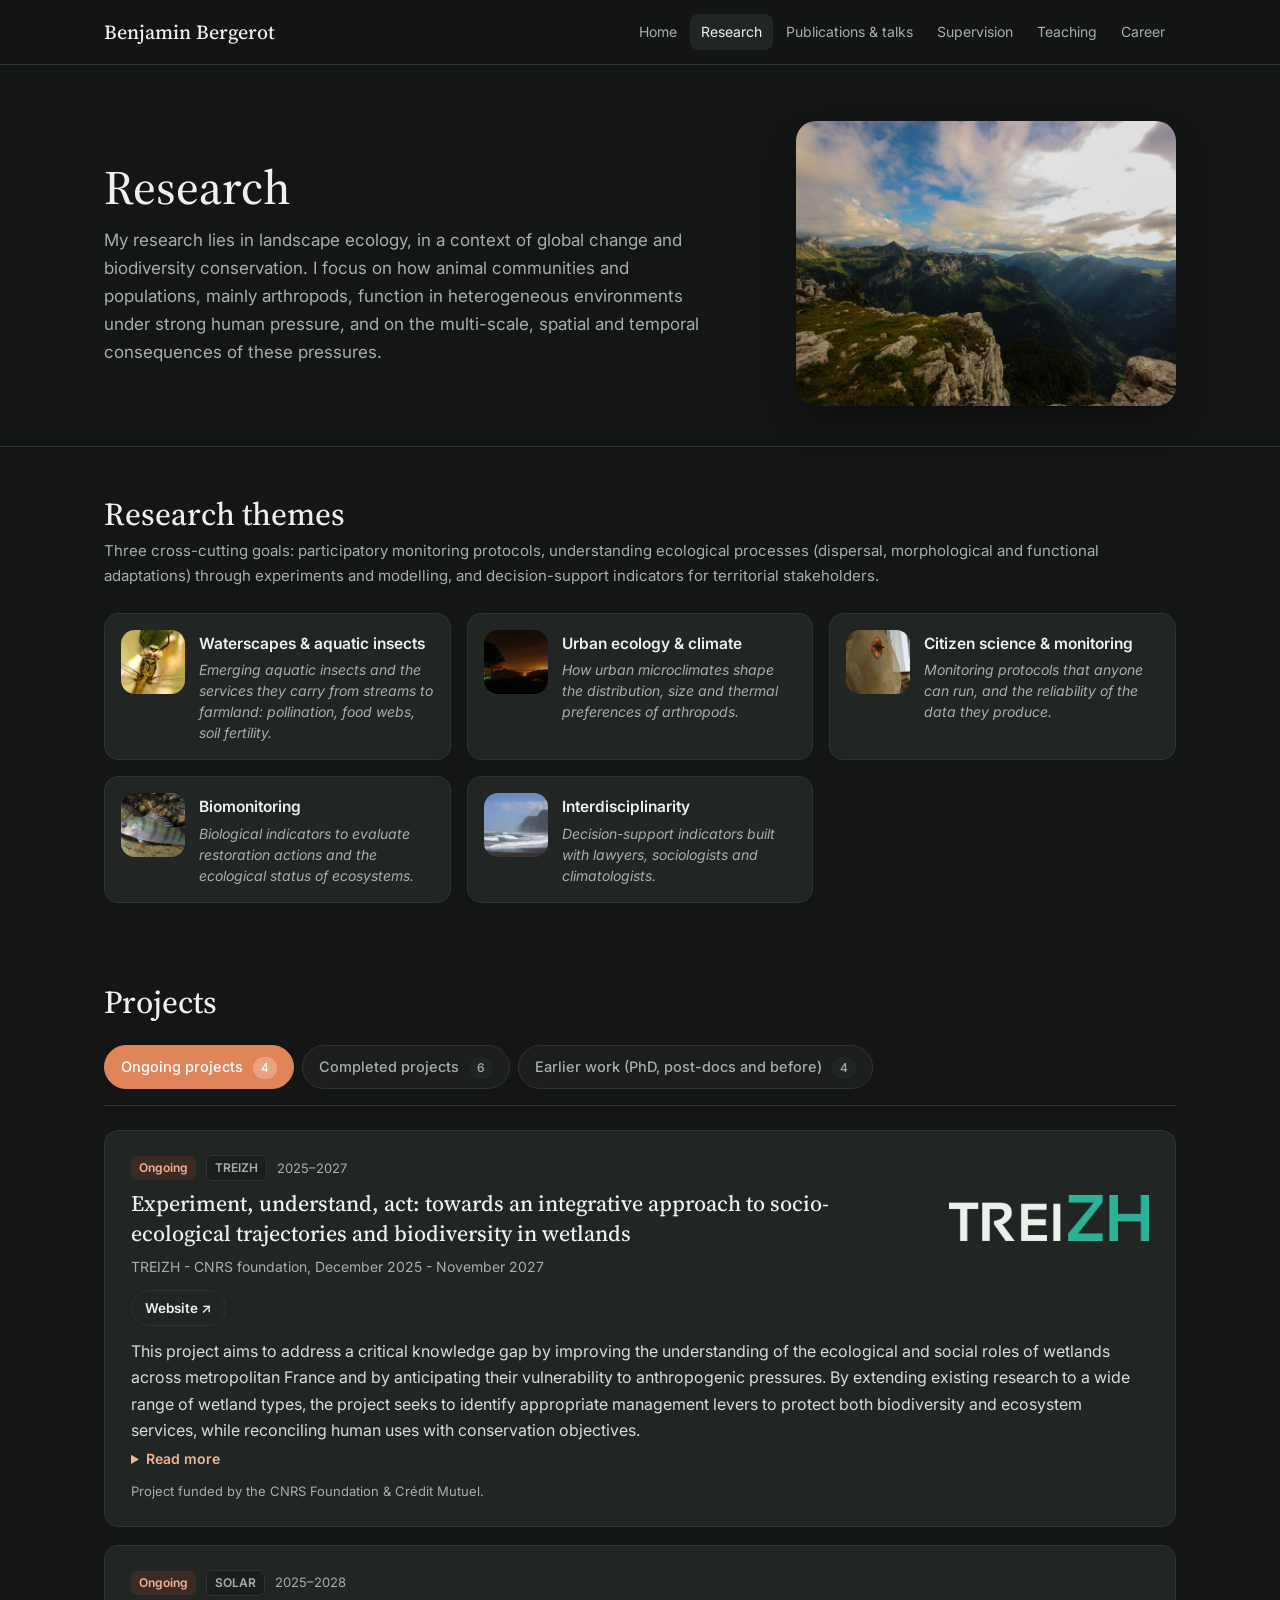
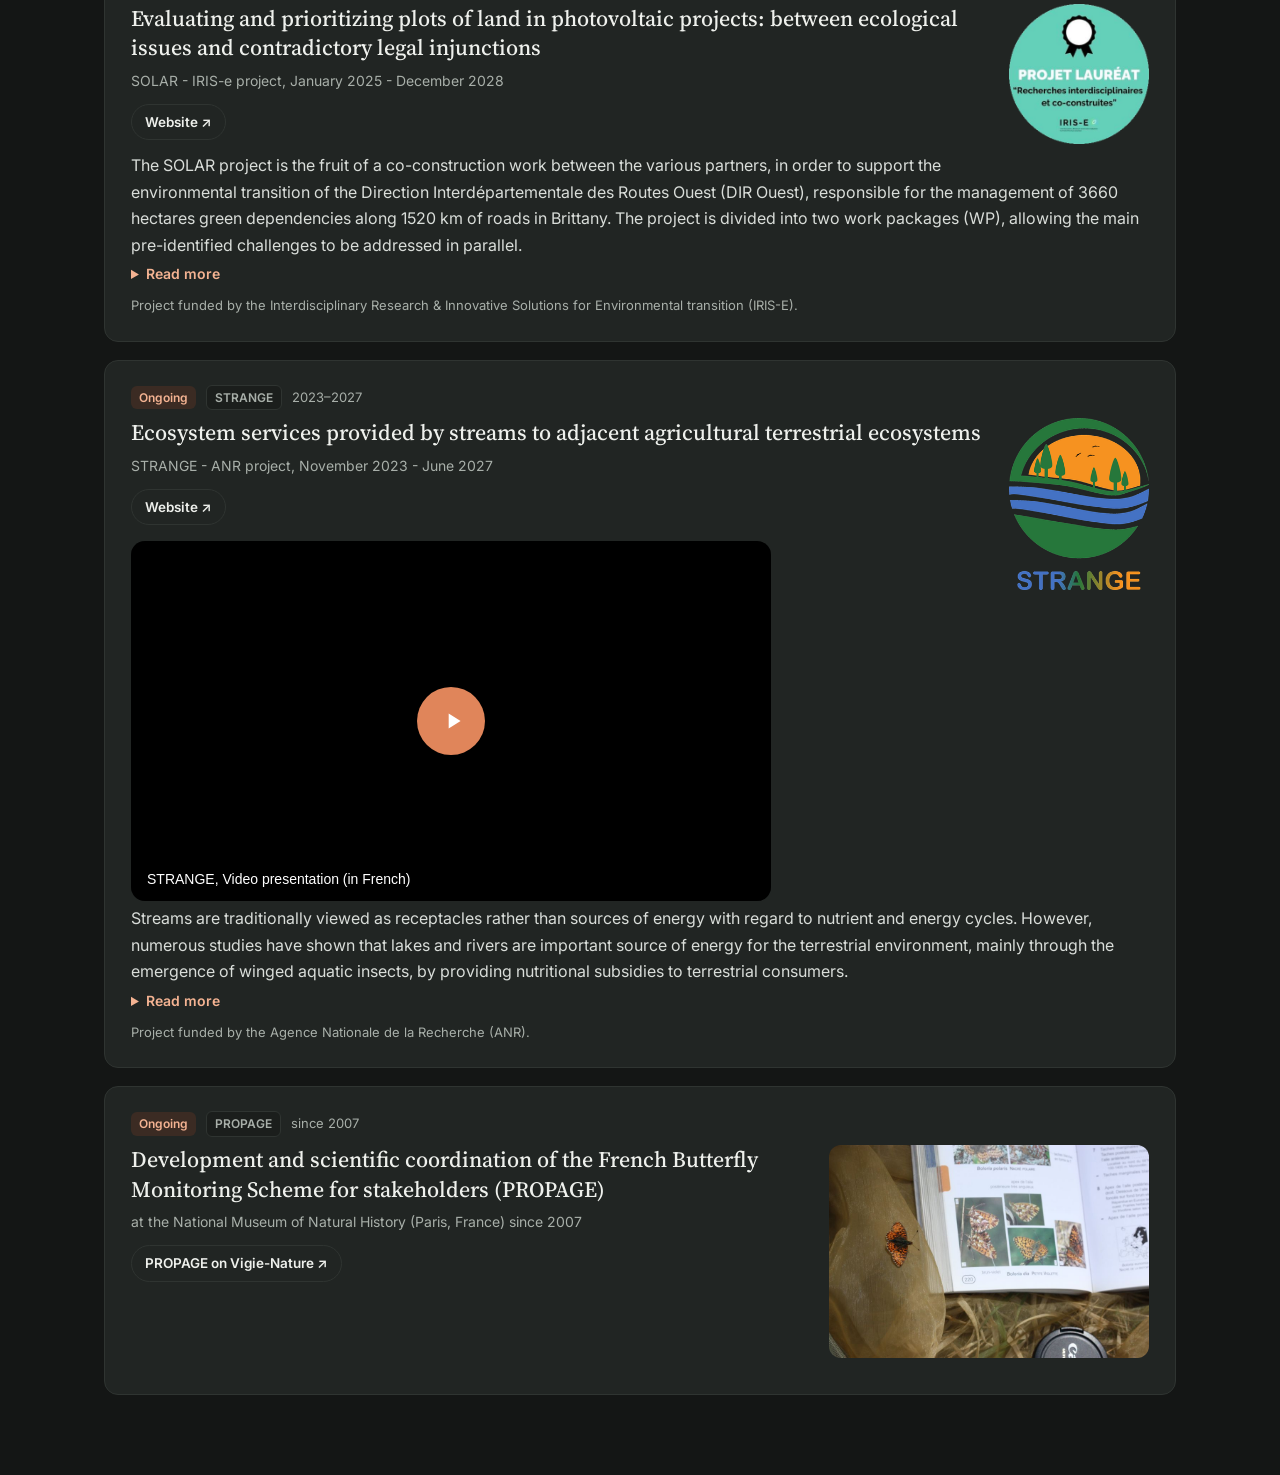
<file: research/index.html>
<!DOCTYPE html>
<html lang="en">
<head>
<meta charset="utf-8">
<meta name="viewport" content="width=device-width, initial-scale=1">
<title>Research – Benjamin Bergerot</title>
<meta name="description" content="Benjamin Bergerot, Associate Professor in landscape ecology at the University of Rennes (UMR CNRS 6553 ECOBIO).">
<meta name="author" content="Benjamin Bergerot">
<link rel="preconnect" href="https://fonts.googleapis.com">
<link rel="preconnect" href="https://fonts.gstatic.com" crossorigin>
<link href="https://fonts.googleapis.com/css2?family=Inter:wght@400;500;600&amp;family=Source+Serif+4:ital,wght@0,500;1,400&amp;display=swap" rel="stylesheet">
<link rel="stylesheet" href="../assets/style.css">
<link rel="icon" href="data:image/svg+xml,%3Csvg xmlns='http://www.w3.org/2000/svg' viewBox='0 0 32 32'%3E%3Ccircle cx='16' cy='16' r='16' fill='%23e0855a'/%3E%3Ctext x='16' y='22' font-size='16' text-anchor='middle' fill='white' font-family='Georgia'%3EBB%3C/text%3E%3C/svg%3E">
<script src="../assets/site.js" defer></script>
<script data-goatcounter="https://bbergerot.goatcounter.com/count" async src="//gc.zgo.at/count.js"></script>
</head>
<body>
<header>
  <div class="wrap nav">
    <a class="brand" href="../index.html">Benjamin Bergerot</a>
    <button class="burger" aria-label="Menu" aria-expanded="false">&#9776;</button>
    <nav class="menu"><a href="../index.html">Home</a><a href="../research/index.html" class="on">Research</a><a href="../publications/index.html">Publications &amp; talks</a><a href="../supervision/index.html">Supervision</a><a href="../teaching/index.html">Teaching</a><a href="../career/index.html">Career</a></nav>
  </div>
</header>
<div class="page-head"><div class="wrap">
  <div><h1>Research</h1><p>My research lies in landscape ecology, in a context of global change and biodiversity conservation. I focus on how animal communities and populations, mainly arthropods, function in heterogeneous environments under strong human pressure, and on the multi-scale, spatial and temporal consequences of these pressures.</p></div>
  <div class="pic" style="background-image:url('../images/page-research.jpg');background-position:center" role="img" aria-label=""></div>
</div></div>
<main class="wrap">
  <section>
    <div class="sec-head"><div><h2>Research themes</h2><p class="sub">Three cross-cutting goals: participatory monitoring protocols, understanding ecological processes (dispersal, morphological and functional adaptations) through experiments and modelling, and decision-support indicators for territorial stakeholders.</p></div></div>
    <div class="people"><div class="person" id="waterscapes" style="scroll-margin-top:90px"><div class="av" style="background:url('../images/theme-waterscapes.jpg') center/cover;width:64px;height:64px;border-radius:14px"></div><div><b>Waterscapes &amp; aquatic insects</b><p><em>Emerging aquatic insects and the services they carry from streams to farmland: pollination, food webs, soil fertility.</em></p></div></div><div class="person" id="urban" style="scroll-margin-top:90px"><div class="av" style="background:url('../images/theme-urban.jpg') center/cover;width:64px;height:64px;border-radius:14px"></div><div><b>Urban ecology &amp; climate</b><p><em>How urban microclimates shape the distribution, size and thermal preferences of arthropods.</em></p></div></div><div class="person" id="citizen" style="scroll-margin-top:90px"><div class="av" style="background:url('../images/theme-citizen.jpg') center/cover;width:64px;height:64px;border-radius:14px"></div><div><b>Citizen science &amp; monitoring</b><p><em>Monitoring protocols that anyone can run, and the reliability of the data they produce.</em></p></div></div><div class="person" id="biomonitoring" style="scroll-margin-top:90px"><div class="av" style="background:url('../images/theme-biomonitoring.jpg') center/cover;width:64px;height:64px;border-radius:14px"></div><div><b>Biomonitoring</b><p><em>Biological indicators to evaluate restoration actions and the ecological status of ecosystems.</em></p></div></div><div class="person" id="interdisciplinarity" style="scroll-margin-top:90px"><div class="av" style="background:url('../images/theme-interdisciplinarity.jpg') center/cover;width:64px;height:64px;border-radius:14px"></div><div><b>Interdisciplinarity</b><p><em>Decision-support indicators built with lawyers, sociologists and climatologists.</em></p></div></div></div>
  </section>
  <section id="projects" style="scroll-margin-top:80px">
    <div class="sec-head"><h2>Projects</h2></div>
    <div class="tabs" role="tablist"><button class="tab on" role="tab" data-tab="ongoing">Ongoing projects <span>4</span></button><button class="tab" role="tab" data-tab="completed">Completed projects <span>6</span></button><button class="tab" role="tab" data-tab="earlier">Earlier work (PhD, post-docs and before) <span>4</span></button></div><div class="tabpanel" id="ongoing" role="tabpanel"><article class="proj"><div class="top"><span class="tag">Ongoing</span><span class="tag grey">TREIZH</span><span class="muted" style="font-size:13px">2025–2027</span></div>
<figure class="proj-logo wide"><img src="../images/projects/treizh.png" alt="TREIZH project logo" loading="lazy"></figure><h3>Experiment, understand, act: towards an integrative approach to socio-ecological trajectories and biodiversity in wetlands</h3><div class="info">TREIZH - CNRS foundation, December 2025 - November 2027</div><div class="plinks"><a href="https://treizh.alwaysdata.net/" target="_blank" rel="noopener">Website ↗</a></div><p class="lead">This project aims to address a critical knowledge gap by improving the understanding of the ecological and social roles of wetlands across metropolitan France and by anticipating their vulnerability to anthropogenic pressures. By extending existing research to a wide range of wetland types, the project seeks to identify appropriate management levers to protect both biodiversity and ecosystem services, while reconciling human uses with conservation objectives.</p><details><summary>Read more</summary><p>Long-Term Socio-Ecological Research Sites (Zones Ateliers, ZA) and Human-Environment Observatories (Observatoires Hommes-Milieux, OHM) provide particularly relevant frameworks for studying wetlands. ZA operate as a network of representative sites (e.g. river basins, coastal areas, agricultural and urban landscapes) and promote inter- and transdisciplinary research on socio-ecosystems across diverse biophysical and social contexts. OHM focus on socio-ecosystems facing crises, using a specific framework that links local characteristics, a disturbance event, and a research object emerging from their interaction. Both systems address water-related issues along the land-sea continuum, including water quality, ecosystem services, biodiversity, risks, uses, and aquatic ecosystem management. They offer contrasted study sites, strong territorial anchoring, and well-established collaborations with local stakeholders and managers. The project aims to develop an integrated approach to wetlands in the context of environmental change, mobilizing researchers and territorial actors through inter- and transdisciplinary collaboration. Three categories of wetlands are considered: connected wetlands (parafluvial), non-connected wetlands (ponds, lakes), and peatlands. For peatlands, which already benefit from dedicated monitoring infrastructures (SNO Tourbières), the project will build upon and capitalize on existing data and instrumentation. A preliminary inventory of research topics and teams involved in wetland studies identified two complementary research axes: (i) the socio-ecological trajectories of wetlands, and (ii) the development of biodiversity monitoring protocols partly "experimentable" by non-academic actors. These two axes will focus on the co-construction, testing, and dissemination of shared protocols across disciplines, including standardized elements for data collection and sharing, enabling integrated analyses at the scale of the overall project.</p></details><div class="funding">Project funded by the CNRS Foundation &amp; Crédit Mutuel.</div></article><article class="proj"><div class="top"><span class="tag">Ongoing</span><span class="tag grey">SOLAR</span><span class="muted" style="font-size:13px">2025–2028</span></div>
<figure class="proj-logo round"><img src="../images/projects/iris.png" alt="Award-winning project: interdisciplinary and co-constructed research (IRIS-E)" loading="lazy"></figure><h3>Evaluating and prioritizing plots of land in photovoltaic projects: between ecological issues and contradictory legal injunctions</h3><div class="info">SOLAR - IRIS-e project, January 2025 - December 2028</div><div class="plinks"><a href="https://iris-e.univ-rennes.fr/solar-evaluation-et-hierarchisation-des-parcelles-dans-les-projets-photovoltaiques-entre-enjeux" target="_blank" rel="noopener">Website ↗</a></div><p class="lead">The SOLAR project is the fruit of a co-construction work between the various partners, in order to support the environmental transition of the Direction Interdépartementale des Routes Ouest (DIR Ouest), responsible for the management of 3660 hectares green dependencies along 1520 km of roads in Brittany. The project is divided into two work packages (WP), allowing the main pre-identified challenges to be addressed in parallel.</p><details><summary>Read more</summary><p>One of the issues is environmental, and concerns the quantification and monitoring of the impact of a ground-mounted solar power plant on biodiversity (WP1). In particular, WP1 will identify the ecological indicators sensitive to the implementation of a ground-mounted solar power plant at plot level in green dependencies (objective 1) and develop a multi-criteria evaluation method for spatio-temporal impact monitoring (objective 2). The goal is to provide a tool that can be transposed to a national scale. The second challenge is societal and legal (WP2). It lies in the identification of contradictory environmental legal requirements constituting potential obstacles to the development of ground-mounted solar power plants and, conversely, risks for the preservation of biodiversity. Secondly, one goal is to identify the coherence between these measures as levers for action (objective 3). This will enable us to prioritize and map potential sites for ground-mounted solar power plants, based on regulatory and management constraints (objective 4). All this work will culminate in a portfolio of actions identifying possible compromises to reconcile the various issues (environmental, legal, operational, etc.)..</p></details><div class="funding">Project funded by the Interdisciplinary Research & Innovative Solutions for Environmental transition (IRIS-E).</div></article><article class="proj"><div class="top"><span class="tag">Ongoing</span><span class="tag grey">STRANGE</span><span class="muted" style="font-size:13px">2023–2027</span></div>
<figure class="proj-logo round"><img src="../images/projects/strange.png" alt="STRANGE project logo" loading="lazy"></figure><h3>Ecosystem services provided by streams to adjacent agricultural terrestrial ecosystems</h3><div class="info">STRANGE - ANR project, November 2023 - June 2027</div><div class="plinks"><a href="https://anr-strange.cnrs.fr/#" target="_blank" rel="noopener">Website ↗</a></div><button class="video"  data-video="gaudWEPStAo" style="background-image:url('https://i.ytimg.com/vi/gaudWEPStAo/hqdefault.jpg')" aria-label="Play video: STRANGE, Video presentation (in French)"><span class="play"><svg viewBox="0 0 24 24"><path d="M8 5v14l11-7z"/></svg></span><span class="vcap">STRANGE, Video presentation (in French)</span></button><p class="lead">Streams are traditionally viewed as receptacles rather than sources of energy with regard to nutrient and energy cycles. However, numerous studies have shown that lakes and rivers are important source of energy for the terrestrial environment, mainly through the emergence of winged aquatic insects, by providing nutritional subsidies to terrestrial consumers.</p><details><summary>Read more</summary><p>The objective of this project is to evaluate the ecosystem services provided by aquatic ecosystems in adjacent agricultural environments. More precisely, (1) we will focus on three ecosystem services provided and mediated by emerging aquatic insects that are fundamental to agronomy (pollination, foodweb support, and soil fertilization). (2) In parallel to the first objective, we will study the history of the governance of French riparian areas to examine current management practices, their associated representations, and their recent improvements in the governance in order to increase the adoption of ecologically responsible practices by stakeholders. (3) We will map physical and biological characteristics of streams and catchments with high-resolution data and remote sensing techniques to estimate the respective contribution of various drivers (land uses, landscape features, etc.) and spatially exhaustively evaluate the related ecosystems services at multiple scales. To achieve these objectives, we will rely on five sites located along a gradient of agricultural intensification and in different agricultural context. This selection follows a call for collaboration within three Zones Ateliers (ZA Armorique, ZA Loire, ZA Brest-Iroise) from the French Long Term Socio-Ecological Research network (LTSER RZA). The project is based on the active participation of 15 scientists from 11 research units with complementary skills in ecology (plant and animal ecology, foodweb, pollination), geography (remote sensing, spatial modeling, land use planning) and social scientists (ecological economy, management, planning).</p></details><div class="funding">Project funded by the Agence Nationale de la Recherche (ANR).</div></article><article class="proj"><div class="top"><span class="tag">Ongoing</span><span class="tag grey">PROPAGE</span><span class="muted" style="font-size:13px">since 2007</span></div>
<figure class="proj-img"><img src="../images/propage.jpg" alt="Butterfly identification in the field (PROPAGE monitoring)" loading="lazy"></figure><h3>Development and scientific coordination of the French Butterfly Monitoring Scheme for stakeholders (PROPAGE)</h3><div class="info">at the National Museum of Natural History (Paris, France) since 2007</div><div class="plinks"><a href="https://www.vigienature.fr/fr/propage" target="_blank" rel="noopener">PROPAGE on Vigie-Nature ↗</a></div></article></div><div class="tabpanel" id="completed" role="tabpanel" hidden><article class="proj"><div class="top"><span class="tag grey">Completed</span><span class="tag grey">ECOFLUX</span><span class="muted" style="font-size:13px">2023–2026</span></div>
<h3>Deployment of a participatory observatory on the effects of climate change on water quality and biodiversity on the land-sea continuum in Brittany</h3><div class="info">ECOFLUX - FEDER project, July 2023 - June 2026</div><p class="lead">The ECOFLUX project is intended as a demonstrator of the ability of participatory and collaborative science approaches to bring democracy to life around controversial issues such as the impact of agriculture on water quality and biodiversity in a context of climate change, a context that also questions democracy. One of the aims of the ECOFLUX project is to understand the conditions that facilitate or hinder a transformation towards greater sustainability.</p><details><summary>Read more</summary><p>The scientific issues concern (i) the natural sciences and the interest of participatory sciences, collaborative research with the various stakeholders to better understand the cascade of impacts of climate change on water quality and biodiversity along the land-sea continuum, and (ii) the human and social sciences, and in particular the political sociology of science, to explore, based on the co-construction of this participatory observatory, the conditions of production, circulation and use, or not, of the knowledge produced in decision-making, at different scales (from the individual to politics).</p></details><div class="funding">Project funded by the Brittany region (FEDER).</div></article><article class="proj"><div class="top"><span class="tag grey">Completed</span><span class="tag grey">MICROCLIM</span><span class="muted" style="font-size:13px">2021–2024</span></div>
<h3>Effects of microclimatic variability on urban wildlife in the context of climate change</h3><div class="info">MICROCLIM - Brittany regional project, October 2021 - September 2024</div><button class="video"  data-video="KtTsIABxDUs" style="background-image:url('https://i.ytimg.com/vi/KtTsIABxDUs/hqdefault.jpg')" aria-label="Play video: MICROCLIM, Video presentation (in French)"><span class="play"><svg viewBox="0 0 24 24"><path d="M8 5v14l11-7z"/></svg></span><span class="vcap">MICROCLIM, Video presentation (in French)</span></button><p class="lead">Many studies show that variables such as land cover or species interactions are important in explaining species distribution patterns at large spatiotemporal resolutions. Climatic variables are also often found to be important in predicting species range boundaries at large scales.</p><details><summary>Read more</summary><p>While the analysis of flora distribution patterns in relation to urban heat islands has been the subject of many research, few studies have linked urban heat island microclimates to fauna. However, microclimatic contrasts on fine spatial scales (a few hundred meters) and temporal scales (annual) are strong in urban environments and are therefore likely to have a strong impact on wildlife. To date, few urban sites have been sufficiently instrumented to highlight the impacts of these microclimates on fauna. The city of Rennes offers these particular study conditions because the city presents a dense network of microclimatic sensors since 2014 to obtain fine-scale microclimatic information. The scientific questions addressed by this thesis will allow a better understanding of the impact of microclimatic effects on animal biodiversity patterns in cities. The objectives of this thesis at the interface between climatology and ecology are to provide innovative knowledge (1) by relating spatial temperature variability at a fine scale (a few tens of meters) to the distribution patterns of animal species in the city, (2) to analyze the consequences of this spatial variability of the local climate on the dispersal processes of animal species, (3) to make projections of species distributions in relation to the urban heat island and future climate change scenarios.</p></details><div class="funding">Co-financed by the Brittany region and the University of Rennes 1.</div></article><article class="proj"><div class="top"><span class="tag grey">Completed</span><span class="tag grey">LIFEPLAN</span><span class="muted" style="font-size:13px">2019–2025</span></div>
<h3>LIFEPLAN – A Planetary Inventory of Life</h3><div class="info">ERC European Project. 2019 - 2025</div><p class="lead">At present, an estimated 80% of all species on Earth still await discovery. At the same time, we are losing biodiversity at an alarming rate.</p><details><summary>Read more</summary><p>There is an urgent need to make sense of patterns and processes in biodiversity - while dealing with the unknown in an efficient way. Through LIFEPLAN, we aim to establish the current state of biodiversity across the globe, and to use our insights for generating accurate predictions of its future state under future scenarios. In LIFEPLAN, we thus characterize biological diversity through a worldwide sampling program, and develop the bioinformatic and statistical approaches needed to make the most out of these data.</p></details><div class="funding">LIFEPLAN awarded ERC Synergy funding 2019-2025.</div></article><article class="proj"><div class="top"><span class="tag grey">Completed</span><span class="tag grey">BERCEAU</span><span class="muted" style="font-size:13px">2017–2021</span></div>
<h3>Assessment, follow-up and evaluation of the actions of restoration of Brittany watercourses</h3><div class="info">BERCEAU Life project. 2017 - 2021</div><p class="lead">To improve the functioning of rivers and to contribute to obtaining a good water quality in sufficient quantity, restoration actions are carried out in Brittany. They contribute to the maintenance of the biological life of rivers.</p><details><summary>Read more</summary><p>The BERCEAU project was developed with the support of the Scientific Resource Center on Water in Brittany (CRESEB) on the basis of needs raised by river technicians. The project brings together researchers, operators (project owners), technical and institutional partners in a co-construction approach. It aims to provide decision-makers and local actors with technical tools to evaluate the effectiveness of the actions they carry out in their territories. About ten restoration sites will be monitored before and after work. The scientists will involve the operators in the implementation of the measurements and the assistance in the interpretation. In parallel, recommendations on the storage of data collected during restoration operations will be produced.</p></details><div class="funding">Brittany region funding 2017-2021.</div></article><article class="proj"><div class="top"><span class="tag grey">Completed</span><span class="tag grey">WOODNET</span><span class="muted" style="font-size:13px">2017–2019</span></div>
<h3>Connectivity patterns and processes along a gradient of European landscapes with woody vegetation and spatial heterogeneity</h3><div class="info">Biodiversa European Project. January 2017 - December 2019</div><p class="lead">WOODNET aims at providing innovative spatially-explicit tools for connectivity analysis along a range of landscapes from forest and shrubland to agricultural landscapes where woody vegetation elements play a key role for conservation or service delivery. Novel satellite images at different resolutions, permitting to describe the internal structure of landscape elements, will produce improved resistance maps, considering landscape characteristics at different scales, and supported by species empirical data and models of habitat suitability, resource selection and landscape genetics.</p><details><summary>Read more</summary><p>New connectivity models based on a diversity of possible pathways for species movements through landscapes will be produced. WOODNET also considers the effect of landscape legacies (past connectivity) on current species distribution. The biological models are diverse, from bears and lynx for large landscapes dominated by forests or shrublands to beetles, plants, birds and damselflies for landscapes characterized by hedgerows. We will provide new tools for enhancing connectivity analysis of a diversity of functional networks, together with an evaluation of the synergies and antagonisms among them. We will, for arable crops, study how landscape connectivity drives the distribution of pest and beneficial arthropods and the associated (dis)services. The project also discusses science-policy interface and legal connectivity issues, focusing on how law may integrate both connectivity science, stakeholders knowledge and scientific uncertainty to inform green infrastructure (GI) policy and provide for adaptive management. This is an important point for discussion with stakeholders. We will decipher the different sources of scientific uncertainties, and their consequences on the design of the legal framework of GBIs. The involvement of stakeholders at different scales will permit to further discuss the links between research design and its outputs on GBIs implementation and management.</p></details><div class="funding">This research project is funded by the European project Horizon 2020 ERA-NET COFUND scheme.</div></article><article class="proj"><div class="top"><span class="tag grey">Completed</span><span class="tag grey">Greenways</span><span class="muted" style="font-size:13px">2016–2019</span></div>
<h3>Ecological and sociological perception of greenways in urban areas</h3><div class="info">University of Rennes 1. October 2016 - September 2019</div><p class="lead">Facing urbanization, urban green spaces are important landscape elements for sociological and ecological concerns. Although in the past stakeholders considered mainly the aesthetics of these elements, users are now demanding for diversified urban green spaces (e.g. parks with various floral compositions, trees, open spaces with more natural areas, greenways…).</p><details><summary>Read more</summary><p>At the same time, in France, the ‘trame verte et bleue’ policy (Grenelle 2010) leads to the development of urban greenways to favor and maintain biodiversity. However few scientific studies focused their attention on the combined ecological and sociological value of new urban greenways in order to assess stakeholder’s actions.</p><p>We aim to analyze if sociological perception of greenways by users in Rennes city (France) is in accordance with efforts made by stakeholders in favor of biodiversity in the framework of ‘trame verte et bleue’ policy (Grenelle 2010). Two main hypotheses will be tested: (1) the ecological requirement defined by researchers to increase biodiversity in greenways may diverge from sociological needs of users, (2) both ecological and sociological concerns can be improved through management practices of urban parks at specific spatiotemporal scales.</p></details><div class="funding">This research project is fully funded by the French Research Ministry (MENRT grant).</div></article></div><div class="tabpanel" id="earlier" role="tabpanel" hidden><article class="proj"><div class="top"><span class="tag grey">Earlier work</span><span class="tag grey">Post-doc · Hepia</span><span class="muted" style="font-size:13px">2012–2015</span></div>
<h3>Role of hydrology for freshwater fish populations and communities</h3><div class="info">postdoctoral research fellow in collaboration with the Haute Ecole du Paysage et d'Architecture (Hepia), Geneva, Switzerland. February 2012 - August 2015</div><p class="lead">Flow regime is a key factor in lotic systems, as it controls the spatio-temporal variability of habitats at different scales. By defining a template for aquatic habitats, hydrology constrains a body of both physical and biological processes that are essential for the good ecological functioning of the system.</p><details><summary>Read more</summary><p>Increasing demand and use of freshwater resources, for e.g., agriculture, industry, power generation, or domestic needs, result in a quantitative alteration of river flows, which may takes various forms (from a very local flow decrease to a complete change in the flow regime over whole reaches). Ongoing trends of climatic changes, be they gradual and running over long-term, also suggest a possibly severe distortion of future flow regimes. Yet, significant links between the degree of flow alteration and the ecological impact on the system have been demonstrated. Functional relationships underlying these links between flow and ecology are little understood, and overall poorly quantified. It is therefore extremely difficult to predict responses of biological communities to various kinds of flow regime alteration, especially as they are often accompanied by other environmental degradations (temperature, physico-chemistry, sediment transport...). Looking for direct hydrology-biology relationships appears to be a key stage for the further development of management-oriented decision tools.</p><p>Identifying the true effect of flow changes is an awkward task as hydrology-biology relationships may spuriously emerge simply due to the spatial and/or temporal correlation between flow characteristics and other key environmental drivers of communities (e.g. distance from the source, elevation, stream width, basin area...). A means to circumvent this problem is to account for the effects of the major environmental drivers, by using both multiple-site and -year data series. The fish database held by the ONEMA (the French national office of water and aquatic systems) gathers spatial-temporal information for fish communities collected at a large number of sites all across France, with time-series > 10 years for more than one hundred sites. This exceptional dataset is particularly interesting for analysing fish-flow relationships.</p></details><div class="funding">This research project is fully funded by the French National Agency for Water and Aquatic Environments (ONEMA).</div></article><article class="proj"><div class="top"><span class="tag grey">Earlier work</span><span class="tag grey">Post-doc · FISHLOSS</span><span class="muted" style="font-size:13px">2010–2012</span></div>
<h3>Evaluation of local extinction and colonization rates for French river fish species – Identification of controlling factors</h3><div class="info">postdoctoral research fellow in collaboration with the Institut de national de Recherche en Science et Technologies pour l'Environnement et l'Agriculture (IRSTEA) and the Institut de Recherche pour le Développement (IRD), Antony, France. October 2010 - F ebruary 2012</div><p class="lead">In the context of future evolutions of environmental conditions and human activities, freshwater fish species conservation and management imply a better understanding of extinction and colonization processes and of abiotic or biotic factors controlling these processes. The aim of my researches is (1) to quantify extinction and colonization rates for French river fish species at the local scale (i.e. sampling site scale) and (2) to study how these rates may vary according ecological and biological traits of species, possible species interactions (competition predation) and environmental features of study sites, recent climatic change and human pressures.</p><details><summary>Read more</summary><p>This research project is a part of the national project FISHLOSS (Background, recent and anticipated patterns of freshwater fish extinctions: devising quantitative approaches despite scarcity of ecological information) funded by the French National Research Agency (ANR).</p></details></article><article class="proj"><div class="top"><span class="tag grey">Earlier work</span><span class="tag grey">Loire</span><span class="muted" style="font-size:13px">2007</span></div>
<h3>Identification of important sites for conservation of freshwater biodiversity along the Loire in France (extending the species-based approach)</h3><div class="info">in collaboration with the University of Rennes 1, France. Directed by Pr. Pascal Laffaille (UMR 5245- Toulouse, France). January-June 2007</div><p class="lead">Having been overexploited, degraded or destroyed for a considerable period, natural ecosystems are now considered as a precious inheritance which must be preserved and restored because of the multiple functions that they can fulfil and profits that they could generate. Indeed, the decrease in biodiversity goes hand-in-hand with major ecological or environmental disorders which imply important economic and social consequences for our society.</p><details><summary>Read more</summary><p>From this report was born a key notion in the evolution of mentalities which we have named the "nature value". In effect, every trophic network constitutes a complete chain which can be likened to a function. Every level of these trophic networks which, ends in an economic activity, has a direct and indirect use value according to the products and the services which it can generate. The nature valuation is calculated as the profit obtained after a cost/gains analysis. However, constant economic pressure does not allow the conservation of all threatened zones. The localization of the places of interest has become an urgent challenge to be resolved for territory management, in order to integrate biodiversity conservation into socioeconomic concerns. In spite of the profusion of tools which enable an estimation of the biological diversity of an environment, the administrators lack protocols in order to prioritize areas for the initiation of biodiversity conservation or restoration campaigns.</p></details></article><article class="proj"><div class="top"><span class="tag grey">Earlier work</span><span class="tag grey">Loire</span><span class="muted" style="font-size:13px">2006</span></div>
<h3>Study of fish communities at the Loire basin scale (France) and implications for conservation and restoration</h3><div class="info">in collaboration with the University of Rennes 1, France. Directed by Pr. Pascal Laffaille (UMR 5245- Toulouse, France). April-August 2006</div><p class="lead"><div class="w2dptab" id="</p></article></div>
  </section>
</main>
<footer>
  <div class="wrap foot">
    <div><b>Benjamin Bergerot</b><br>Associate Professor, HDR<br>University of Rennes</div>
    <div>UMR CNRS 6553 ECOBIO · Campus de Beaulieu<br>Avenue du Général Leclerc, Bât. 14A, porte 233<br>35042 Rennes, France</div>
    <div><a href="mailto:benjamin.bergerot@univ-rennes.fr">benjamin.bergerot@univ-rennes.fr</a><br>
      <a href="https://orcid.org/0000-0003-4313-4925" target="_blank" rel="noopener">ORCID</a> · <a href="https://www.researchgate.net/profile/Benjamin-Bergerot" target="_blank" rel="noopener">ResearchGate</a><br>
      <span class="note">Last updated: November 2026</span></div>
  </div>
  <div class="wrap copy">Photos © Benjamin Bergerot, except portraits (portrait of Benjamin Bergerot © Thomas Crabot). All rights reserved.
  </div>
</footer>
</body>
</html>
</file>
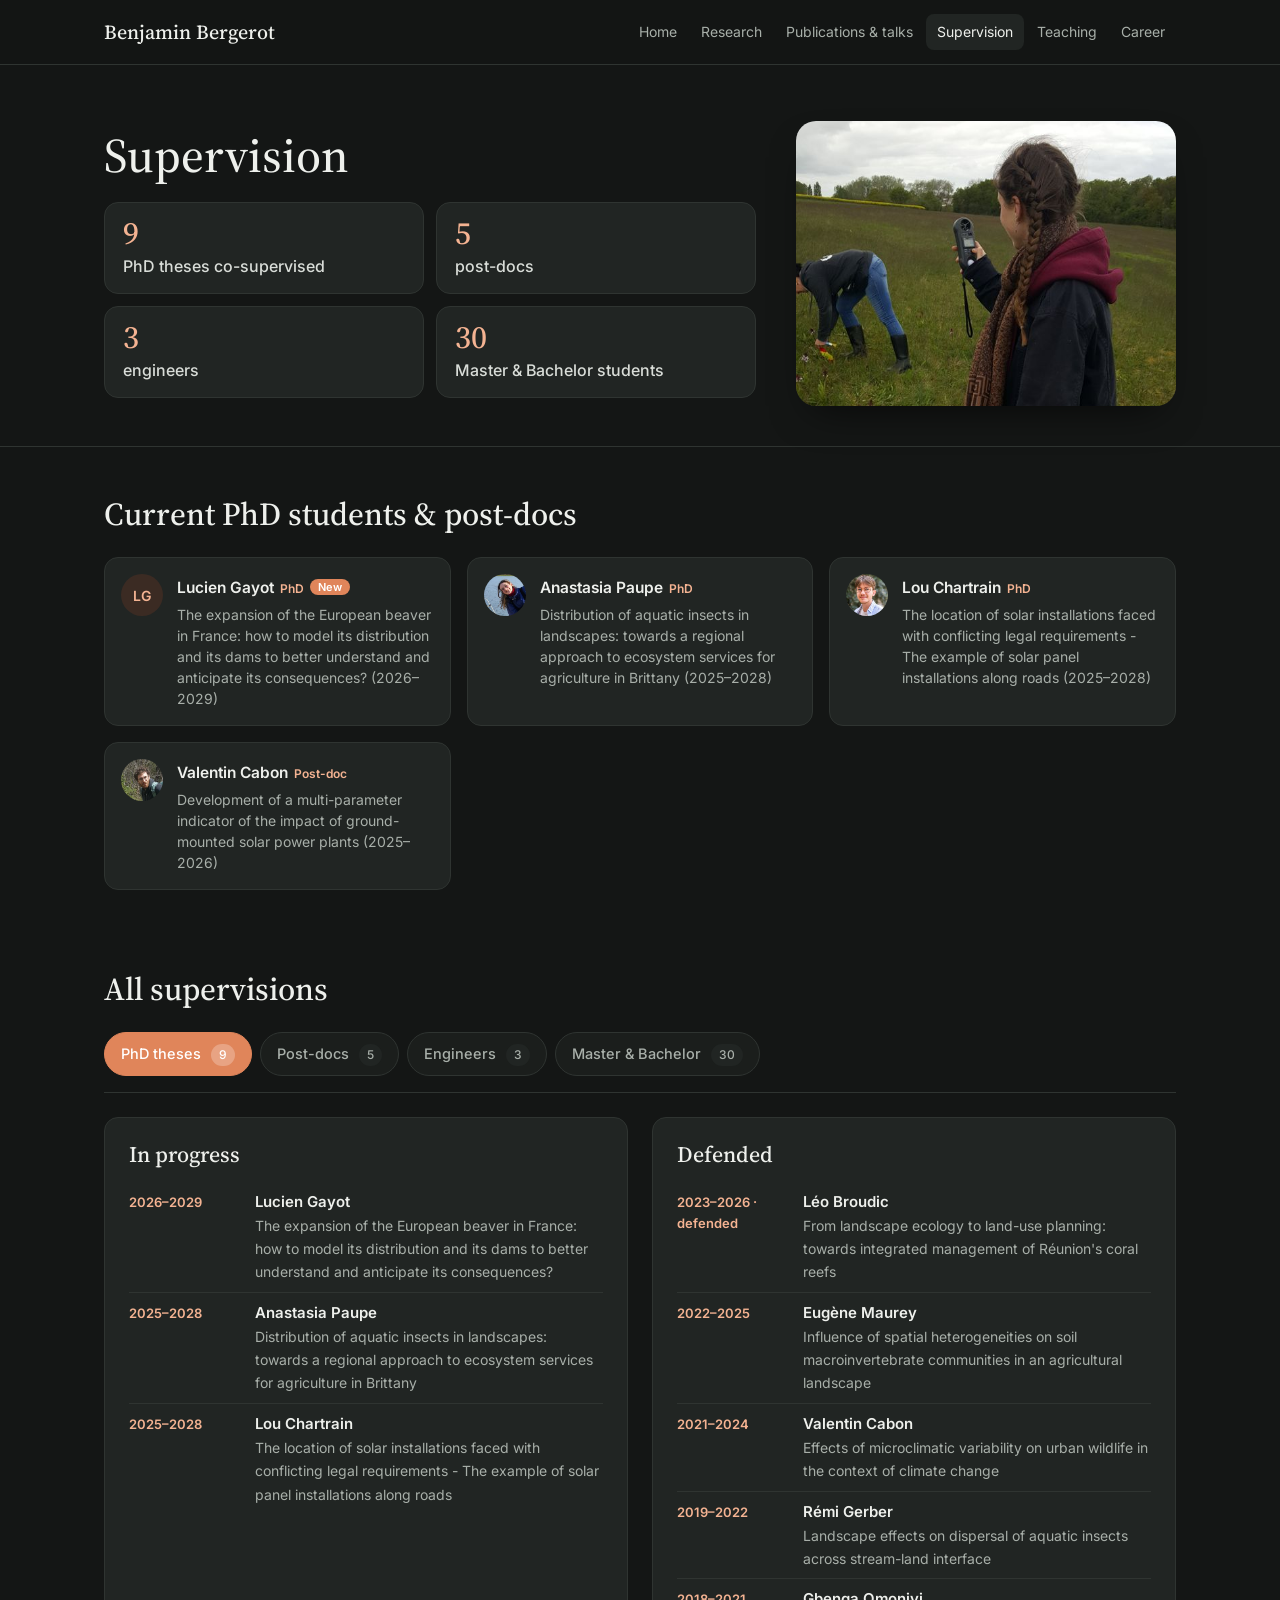
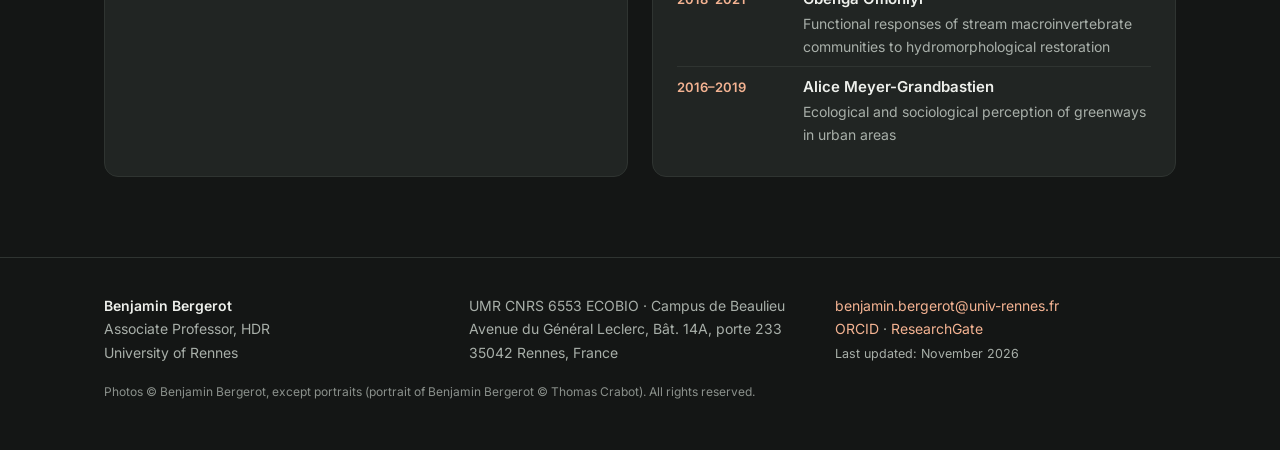
<file: supervision/index.html>
<!DOCTYPE html>
<html lang="en">
<head>
<meta charset="utf-8">
<meta name="viewport" content="width=device-width, initial-scale=1">
<title>Supervision – Benjamin Bergerot</title>
<meta name="description" content="Benjamin Bergerot, Associate Professor in landscape ecology at the University of Rennes (UMR CNRS 6553 ECOBIO).">
<meta name="author" content="Benjamin Bergerot">
<link rel="preconnect" href="https://fonts.googleapis.com">
<link rel="preconnect" href="https://fonts.gstatic.com" crossorigin>
<link href="https://fonts.googleapis.com/css2?family=Inter:wght@400;500;600&amp;family=Source+Serif+4:ital,wght@0,500;1,400&amp;display=swap" rel="stylesheet">
<link rel="stylesheet" href="../assets/style.css">
<link rel="icon" href="data:image/svg+xml,%3Csvg xmlns='http://www.w3.org/2000/svg' viewBox='0 0 32 32'%3E%3Ccircle cx='16' cy='16' r='16' fill='%23e0855a'/%3E%3Ctext x='16' y='22' font-size='16' text-anchor='middle' fill='white' font-family='Georgia'%3EBB%3C/text%3E%3C/svg%3E">
<script src="../assets/site.js" defer></script>
<script data-goatcounter="https://bbergerot.goatcounter.com/count" async src="//gc.zgo.at/count.js"></script>
</head>
<body>
<header>
  <div class="wrap nav">
    <a class="brand" href="../index.html">Benjamin Bergerot</a>
    <button class="burger" aria-label="Menu" aria-expanded="false">&#9776;</button>
    <nav class="menu"><a href="../index.html">Home</a><a href="../research/index.html">Research</a><a href="../publications/index.html">Publications &amp; talks</a><a href="../supervision/index.html" class="on">Supervision</a><a href="../teaching/index.html">Teaching</a><a href="../career/index.html">Career</a></nav>
  </div>
</header>
<div class="page-head"><div class="wrap">
  <div><h1>Supervision</h1><div class="stats head"><button class="stat" data-open="phd"><b>9</b><span>PhD theses co-supervised</span></button><button class="stat" data-open="postdoc"><b>5</b><span>post-docs</span></button><button class="stat" data-open="engineer"><b>3</b><span>engineers</span></button><button class="stat" data-open="students"><b>30</b><span>Master &amp; Bachelor students</span></button></div></div>
  <div class="pic" style="background-image:url('../images/page-supervision.jpg');background-position:center 30%" role="img" aria-label=""></div>
</div></div>
<main class="wrap">
  <section><div class="sec-head"><h2>Current PhD students &amp; post-docs</h2></div><div class="people"><div class="person"><div class="av">LG</div><div><b>Lucien Gayot</b><span class="role">PhD</span><span class="new">New</span><p>The expansion of the European beaver in France: how to model its distribution and its dams to better understand and anticipate its consequences? (2026–2029)</p></div></div><div class="person"><img class="av" src="../images/people/anastasia-paupe.jpg" alt="Anastasia Paupe"><div><b>Anastasia Paupe</b><span class="role">PhD</span><p>Distribution of aquatic insects in landscapes: towards a regional approach to ecosystem services for agriculture in Brittany (2025–2028)</p></div></div><div class="person"><img class="av" src="../images/people/lou-chartrain.jpg" alt="Lou Chartrain"><div><b>Lou Chartrain</b><span class="role">PhD</span><p>The location of solar installations faced with conflicting legal requirements - The example of solar panel installations along roads (2025–2028)</p></div></div><div class="person"><img class="av" src="../images/people/valentin-cabon.jpg" alt="Valentin Cabon"><div><b>Valentin Cabon</b><span class="role">Post-doc</span><p>Development of a multi-parameter indicator of the impact of ground-mounted solar power plants (2025–2026)</p></div></div></div></section>
  <section id="all" style="scroll-margin-top:80px"><div class="sec-head"><h2>All supervisions</h2></div><div class="tabs" role="tablist"><button class="tab on" role="tab" data-tab="phd">PhD theses <span>9</span></button><button class="tab" role="tab" data-tab="postdoc">Post-docs <span>5</span></button><button class="tab" role="tab" data-tab="engineer">Engineers <span>3</span></button><button class="tab" role="tab" data-tab="students">Master &amp; Bachelor <span>30</span></button></div><div class="tabpanel" id="phd" role="tabpanel"><div class="cols"><div class="box"><h3>In progress</h3><ul class="rows"><li><div class="yr">2026–2029</div><div><b>Lucien Gayot</b><span class="d">The expansion of the European beaver in France: how to model its distribution and its dams to better understand and anticipate its consequences?</span></div></li><li><div class="yr">2025–2028</div><div><b>Anastasia Paupe</b><span class="d">Distribution of aquatic insects in landscapes: towards a regional approach to ecosystem services for agriculture in Brittany</span></div></li><li><div class="yr">2025–2028</div><div><b>Lou Chartrain</b><span class="d">The location of solar installations faced with conflicting legal requirements - The example of solar panel installations along roads</span></div></li></ul></div><div class="box"><h3>Defended</h3><ul class="rows"><li><div class="yr">2023–2026 · defended</div><div><b>Léo Broudic</b><span class="d">From landscape ecology to land-use planning: towards integrated management of Réunion's coral reefs</span></div></li><li><div class="yr">2022–2025</div><div><b>Eugène Maurey</b><span class="d">Influence of spatial heterogeneities on soil macroinvertebrate communities in an agricultural landscape</span></div></li><li><div class="yr">2021–2024</div><div><b>Valentin Cabon</b><span class="d">Effects of microclimatic variability on urban wildlife in the context of climate change</span></div></li><li><div class="yr">2019–2022</div><div><b>Rémi Gerber</b><span class="d">Landscape effects on dispersal of aquatic insects across stream-land interface</span></div></li><li><div class="yr">2018–2021</div><div><b>Gbenga Omoniyi</b><span class="d">Functional responses of stream macroinvertebrate communities to hydromorphological restoration</span></div></li><li><div class="yr">2016–2019</div><div><b>Alice Meyer-Grandbastien</b><span class="d">Ecological and sociological perception of greenways in urban areas</span></div></li></ul></div></div></div><div class="tabpanel" id="postdoc" role="tabpanel" hidden><div class="cols"><div class="box"><h3>In progress</h3><ul class="rows"><li><div class="yr">2025–2026</div><div><b>Valentin Cabon</b><span class="d">Development of a multi-parameter indicator of the impact of ground-mounted solar power plants</span></div></li></ul></div><div class="box"><h3>Completed</h3><ul class="rows"><li><div class="yr">2024–2025</div><div><b>Nadège Bélouard</b><span class="d">Predator-prey interactions between spiders and emerging aquatic insects in agroecosystems in western France</span></div></li><li><div class="yr">2023–2024</div><div><b>Camille Leclerc</b><span class="d">Effects of environmental conditions on the topology of food webs in the channels of a retro-littoral marsh (Marais poitevin)</span></div></li><li><div class="yr">2020–2023</div><div><b>Julie Crabot</b><span class="d">Analysis of the spatio-temporal variability of marsh communities</span></div></li><li><div class="yr">2017–2020</div><div><b>André Mauchamp</b><span class="d">Impact of hydrological conditions on biodiversity patterns in drainage ditches</span></div></li></ul></div></div></div><div class="tabpanel" id="engineer" role="tabpanel" hidden><div class="cols"><div class="box"><h3>Engineers</h3><ul class="rows"><li><div class="yr">2024</div><div><b>Laura Pellan</b><span class="d">Implementation of ANR STRANGE biodiversity monitoring protocols</span></div></li><li><div class="yr">2019</div><div><b>Pierre-Gilles Lemasle</b><span class="d">Development of spatio-temporal scale selection models</span></div></li><li><div class="yr">2012</div><div><b>Ghislain N’Kadji-Tchango</b><span class="d">Conservation and prioritization of the grayling (<em>Thymallus thymallus</em>)</span></div></li></ul></div></div></div><div class="tabpanel" id="students" role="tabpanel" hidden><div class="cols"><div class="box"><h3>Master students</h3><ul class="rows"><li><div class="yr">2027</div><div><b>Anouk Saint-Jalmes</b><span class="d">Metabarcoding monitoring of aquatic biodiversity and wetland functioning</span></div></li><li><div class="yr">2027</div><div><b>Salomé Oudot</b><span class="d">Setting up an aquatic monitoring network in Brittany</span></div></li><li><div class="yr">2026</div><div><b>Allan Chauviere</b><span class="d">Aquatic biodiversity and wetland functioning</span></div></li><li><div class="yr">2026</div><div><b>Nathan Bizouard</b><span class="d">Citizen science to characterise earthworm communities and to preserve the urban soil ecosystem</span></div></li><li><div class="yr">2026</div><div><b>Lucien Gayot</b><span class="d">Modelling the expansion dynamics of the European beaver (<em>Castor fiber</em>) in France</span></div></li><li><div class="yr">2024</div><div><b>Sariaka Ramialison</b><span class="d">Development of biodiversity indicators for the national PROPAGE database (PRotocole PApillons GEstionnaires)</span></div></li><li><div class="yr">2024</div><div><b>Phybie Garcia</b><span class="d">Monitoring benthic invertebrate communities along a gradient of agricultural anthropization</span></div></li><li><div class="yr">2023</div><div><b>Sarah Carpentier</b><span class="d">Studies of spider communities using GVAC in urban environments</span></div></li><li><div class="yr">2022</div><div><b>Nitya Triveillot</b><span class="d">Analysis of spider mobility according to soil complexity in an urban heat island context</span></div></li><li><div class="yr">2022</div><div><b>Maud Launoy</b><span class="d">Analysis of arthropod thermopreferences in an urban heat island context</span></div></li><li><div class="yr">2022</div><div><b>Camille Morgaint</b><span class="d">To what extent are urban fauna populations able to adapt to urban heat islands? Evaluation of the behavioral and physiological plasticity of species from three groups (aphids, carabid beetles, and butterflies)</span></div></li><li><div class="yr">2021</div><div><b>Lilian Cabon</b><span class="d">Characterization of the energy used by aquatic insects according to their dispersal strategies</span></div></li><li><div class="yr">2021</div><div><b>Bastien Fiaschi</b><span class="d">Comparative analysis of plant communities and pollens in Armorican bocage landscapes</span></div></li><li><div class="yr">2019</div><div><b>Justine Royer</b><span class="d">Spatial and temporal variations of butterfly populations in Ille et Vilaine, France</span></div></li><li><div class="yr">2019</div><div><b>Pierre-Gilles Lemasle</b><span class="d">From threshold to weigthed-distance method, a new landscape ecology multi-scales approach using remote-sensed LiDAR data</span></div></li><li><div class="yr">2018</div><div><b>Bastien Blanc</b><span class="d">Linking biometric and physiological measurements to explain the dispersal strategies of aquatic insects</span></div></li><li><div class="yr">2018</div><div><b>Marie Grange</b><span class="d">Impact of hydrological conditions on biodiversity patterns in drainage ditches</span></div></li><li><div class="yr">2018</div><div><b>Mélanie Ternisien</b><span class="d">Long term monitoring in urban areas and consequences for butterflies</span></div></li><li><div class="yr">2017</div><div><b>Déborah Wolf</b><span class="d">Development of a spatially and temporal IBM  (Individual Based Model) of carabids</span></div></li><li><div class="yr">2017</div><div><b>Clémentine Le Champion</b><span class="d">Temporal evolution of Carabid communities in woodland areas</span></div></li><li><div class="yr">2013</div><div><b>Irène Nègre</b><span class="d">Development of a prioritization index for the European grayling (<em>Thymallus thymallus</em>) in Switzerland</span></div></li><li><div class="yr">2010</div><div><b>Antoine Morel</b><span class="d">Meadow richness impacts on wild pollinators in urban areas</span></div></li><li><div class="yr">2009</div><div><b>Audrey Coulon</b><span class="d"><em>Pieris brassicae</em> breeding behaviour in urban context</span></div></li></ul></div><div class="box"><h3>Bachelor students</h3><ul class="rows"><li><div class="yr">2027</div><div><b>Boréale Bornet Pautret</b><span class="d">Identification of aquatic insects from the TREIZH project</span></div></li><li><div class="yr">2023</div><div><b>Louis Copin</b><span class="d">Development of a protocol for the determination of morphological characteristics of spiders</span></div></li><li><div class="yr">2023</div><div><b>Benoit Delettre</b><span class="d">Analysis of morphological adaptations of spiders in urban heat island context</span></div></li><li><div class="yr">2022</div><div><b>Brendan Blanchard</b><span class="d">Analysis of spider mobility in an urban heat island context</span></div></li><li><div class="yr">2013</div><div><b>Rado Etienne Rasolofoniaina</b><span class="d">Arthropod impacts on organic vineyards in Canton du Valais, Switzerland</span></div></li><li><div class="yr">2009</div><div><b>Leyli Borner</b><span class="d">Dispersal range of <em>Pieris brassicae </em>in urban parks</span></div></li><li><div class="yr">2008</div><div><b>Livio Casella</b><span class="d">Mark-Release-Recapture experiment on <em>Pararge aegeria </em>in urban parks</span></div></li></ul></div></div></div></section>
</main>
<footer>
  <div class="wrap foot">
    <div><b>Benjamin Bergerot</b><br>Associate Professor, HDR<br>University of Rennes</div>
    <div>UMR CNRS 6553 ECOBIO · Campus de Beaulieu<br>Avenue du Général Leclerc, Bât. 14A, porte 233<br>35042 Rennes, France</div>
    <div><a href="mailto:benjamin.bergerot@univ-rennes.fr">benjamin.bergerot@univ-rennes.fr</a><br>
      <a href="https://orcid.org/0000-0003-4313-4925" target="_blank" rel="noopener">ORCID</a> · <a href="https://www.researchgate.net/profile/Benjamin-Bergerot" target="_blank" rel="noopener">ResearchGate</a><br>
      <span class="note">Last updated: November 2026</span></div>
  </div>
  <div class="wrap copy">Photos © Benjamin Bergerot, except portraits (portrait of Benjamin Bergerot © Thomas Crabot). All rights reserved.
  </div>
</footer>
</body>
</html>
</file>
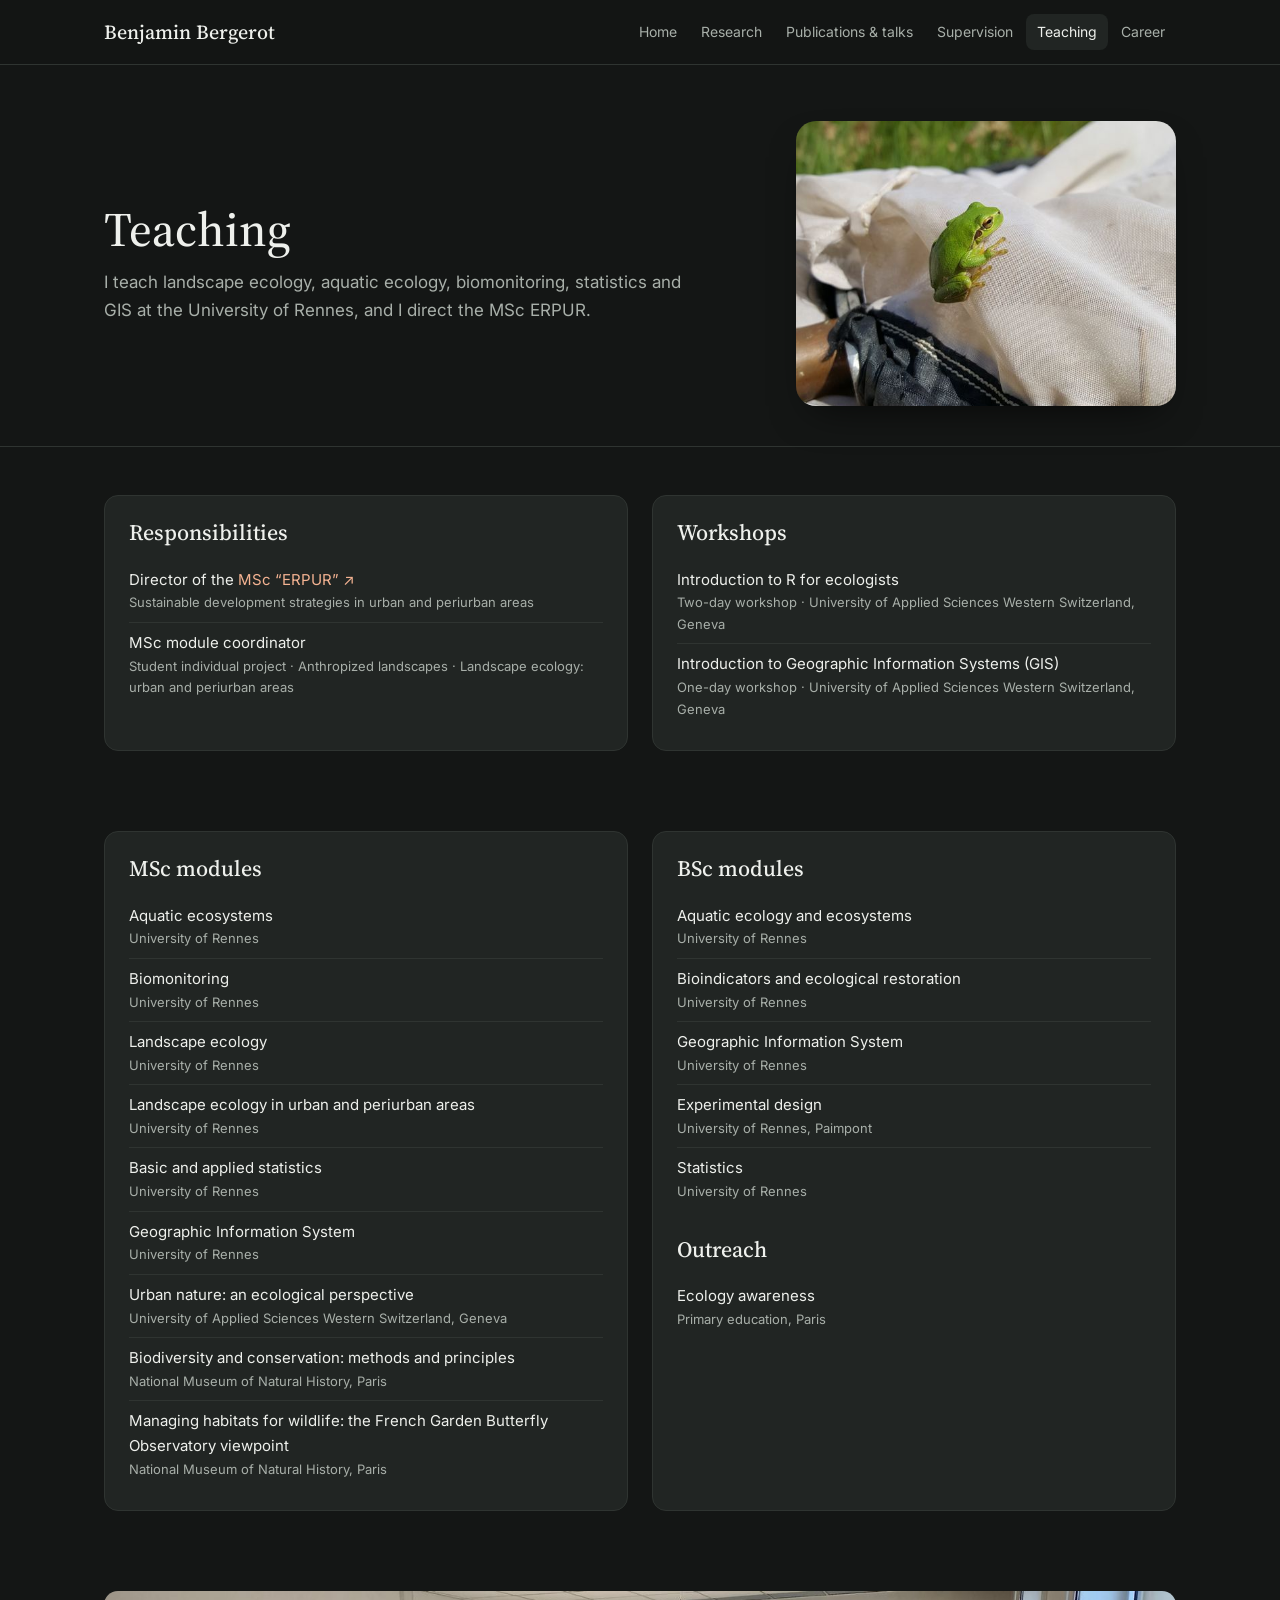
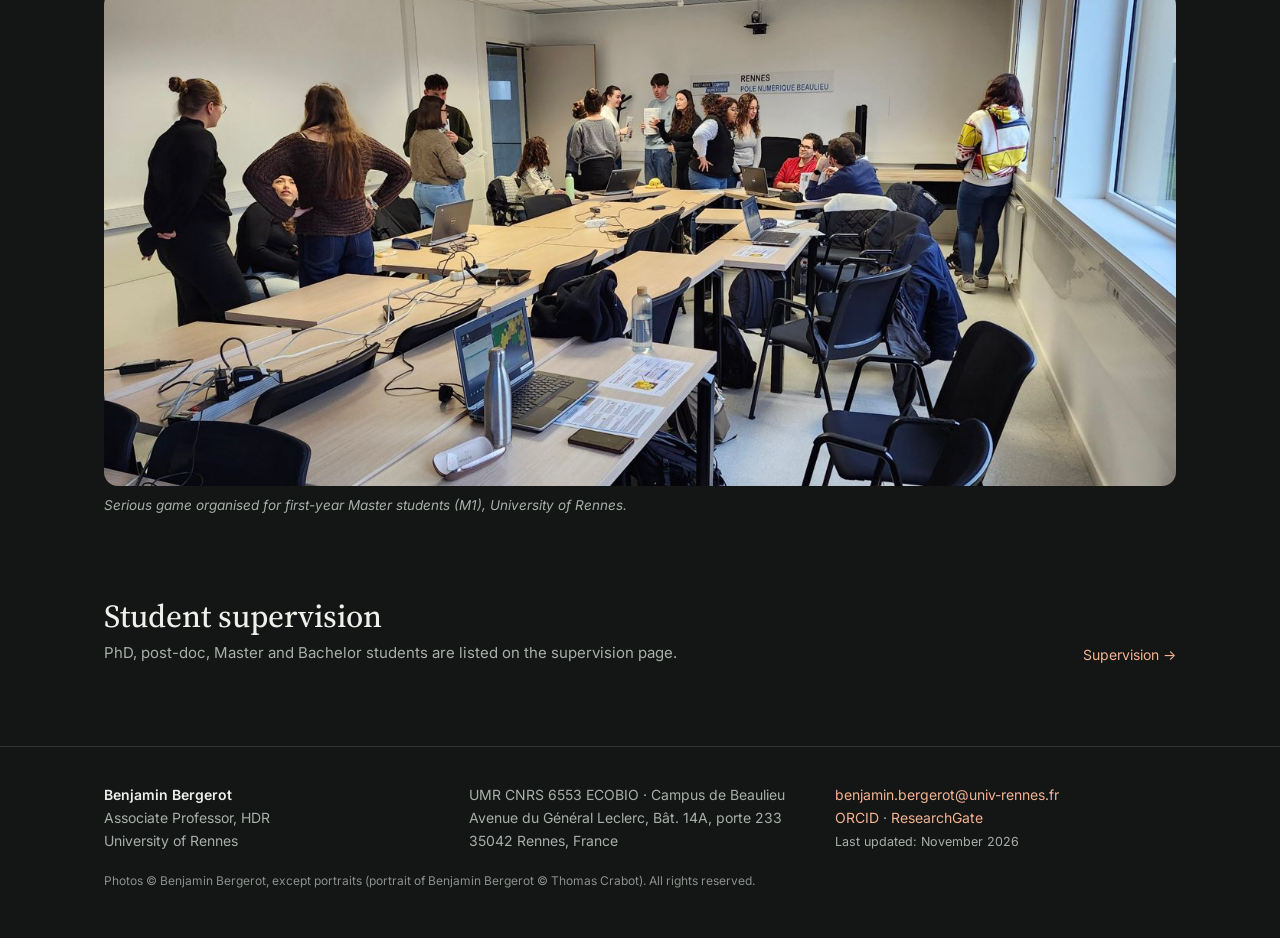
<file: teaching/index.html>
<!DOCTYPE html>
<html lang="en">
<head>
<meta charset="utf-8">
<meta name="viewport" content="width=device-width, initial-scale=1">
<title>Teaching – Benjamin Bergerot</title>
<meta name="description" content="Benjamin Bergerot, Associate Professor in landscape ecology at the University of Rennes (UMR CNRS 6553 ECOBIO).">
<meta name="author" content="Benjamin Bergerot">
<link rel="preconnect" href="https://fonts.googleapis.com">
<link rel="preconnect" href="https://fonts.gstatic.com" crossorigin>
<link href="https://fonts.googleapis.com/css2?family=Inter:wght@400;500;600&amp;family=Source+Serif+4:ital,wght@0,500;1,400&amp;display=swap" rel="stylesheet">
<link rel="stylesheet" href="../assets/style.css">
<link rel="icon" href="data:image/svg+xml,%3Csvg xmlns='http://www.w3.org/2000/svg' viewBox='0 0 32 32'%3E%3Ccircle cx='16' cy='16' r='16' fill='%23e0855a'/%3E%3Ctext x='16' y='22' font-size='16' text-anchor='middle' fill='white' font-family='Georgia'%3EBB%3C/text%3E%3C/svg%3E">
<script src="../assets/site.js" defer></script>
<script data-goatcounter="https://bbergerot.goatcounter.com/count" async src="//gc.zgo.at/count.js"></script>
</head>
<body>
<header>
  <div class="wrap nav">
    <a class="brand" href="../index.html">Benjamin Bergerot</a>
    <button class="burger" aria-label="Menu" aria-expanded="false">&#9776;</button>
    <nav class="menu"><a href="../index.html">Home</a><a href="../research/index.html">Research</a><a href="../publications/index.html">Publications &amp; talks</a><a href="../supervision/index.html">Supervision</a><a href="../teaching/index.html" class="on">Teaching</a><a href="../career/index.html">Career</a></nav>
  </div>
</header>
<div class="page-head"><div class="wrap">
  <div><h1>Teaching</h1><p>I teach landscape ecology, aquatic ecology, biomonitoring, statistics and GIS at the University of Rennes, and I direct the MSc ERPUR.</p></div>
  <div class="pic" style="background-image:url('../images/page-teaching.jpg');background-position:center 55%" role="img" aria-label=""></div>
</div></div>
<main class="wrap">
  <section><div class="cols">
    <div class="box"><h3>Responsibilities</h3><ul>
      <li>Director of the <a href="https://formations.univ-rennes.fr/master-mention-gestion-de-lenvironnement-parcours-erpur#presentation" target="_blank" rel="noopener">MSc “ERPUR” ↗</a><span>Sustainable development strategies in urban and periurban areas</span></li>
      <li>MSc module coordinator<span>Student individual project · Anthropized landscapes · Landscape ecology: urban and periurban areas</span></li></ul></div>
    <div class="box"><h3>Workshops</h3><ul>
      <li>Introduction to R for ecologists<span>Two-day workshop · University of Applied Sciences Western Switzerland, Geneva</span></li>
      <li>Introduction to Geographic Information Systems (GIS)<span>One-day workshop · University of Applied Sciences Western Switzerland, Geneva</span></li></ul></div>
  </div></section>
  <section><div class="cols">
    <div class="box"><h3>MSc modules</h3><ul><li>Aquatic ecosystems<span>University of Rennes</span></li><li>Biomonitoring<span>University of Rennes</span></li><li>Landscape ecology<span>University of Rennes</span></li><li>Landscape ecology in urban and periurban areas<span>University of Rennes</span></li><li>Basic and applied statistics<span>University of Rennes</span></li><li>Geographic Information System<span>University of Rennes</span></li><li>Urban nature: an ecological perspective<span>University of Applied Sciences Western Switzerland, Geneva</span></li><li>Biodiversity and conservation: methods and principles<span>National Museum of Natural History, Paris</span></li><li>Managing habitats for wildlife: the French Garden Butterfly Observatory viewpoint<span>National Museum of Natural History, Paris</span></li></ul></div>
    <div class="box"><h3>BSc modules</h3><ul><li>Aquatic ecology and ecosystems<span>University of Rennes</span></li><li>Bioindicators and ecological restoration<span>University of Rennes</span></li><li>Geographic Information System<span>University of Rennes</span></li><li>Experimental design<span>University of Rennes, Paimpont</span></li><li>Statistics<span>University of Rennes</span></li></ul><h3 style="margin-top:24px">Outreach</h3><ul><li>Ecology awareness<span>Primary education, Paris</span></li></ul></div>
  </div></section>
  <section><figure class="photo"><img src="../images/serious-game.jpg" alt="Students playing a serious game in a classroom" loading="lazy"><figcaption>Serious game organised for first-year Master students (M1), University of Rennes.</figcaption></figure></section>
  <section><div class="sec-head"><div><h2>Student supervision</h2><p class="sub">PhD, post-doc, Master and Bachelor students are listed on the supervision page.</p></div><a href="../supervision/index.html">Supervision →</a></div></section>
</main>
<footer>
  <div class="wrap foot">
    <div><b>Benjamin Bergerot</b><br>Associate Professor, HDR<br>University of Rennes</div>
    <div>UMR CNRS 6553 ECOBIO · Campus de Beaulieu<br>Avenue du Général Leclerc, Bât. 14A, porte 233<br>35042 Rennes, France</div>
    <div><a href="mailto:benjamin.bergerot@univ-rennes.fr">benjamin.bergerot@univ-rennes.fr</a><br>
      <a href="https://orcid.org/0000-0003-4313-4925" target="_blank" rel="noopener">ORCID</a> · <a href="https://www.researchgate.net/profile/Benjamin-Bergerot" target="_blank" rel="noopener">ResearchGate</a><br>
      <span class="note">Last updated: November 2026</span></div>
  </div>
  <div class="wrap copy">Photos © Benjamin Bergerot, except portraits (portrait of Benjamin Bergerot © Thomas Crabot). All rights reserved.
  </div>
</footer>
</body>
</html>
</file>
<file: assets/style.css>
/* Benjamin Bergerot – website style (dark, "C") */
:root{
  --bg:#141615; --bg-soft:#1b1e1c; --card:#212523; --card-hover:#272b29;
  --text:#eef0ec; --muted:#a8afa9; --line:#2f3431;
  --accent:#e0855a; --accent-soft:#3b2b23; --accent-text:#f4b392;
  --radius:14px;
  --serif:'Source Serif 4',Georgia,'Times New Roman',serif;
  --sans:Inter,system-ui,-apple-system,'Segoe UI',Roboto,sans-serif;
}
*{box-sizing:border-box}
html{scroll-behavior:smooth}
body{margin:0;background:var(--bg);color:var(--text);font-family:var(--sans);font-size:16px;line-height:1.65}
a{color:var(--accent-text);text-decoration:none}
a:hover{text-decoration:underline}
img{max-width:100%}
.wrap{max-width:1120px;margin:0 auto;padding:0 24px}
.sr-only{position:absolute;width:1px;height:1px;overflow:hidden;clip:rect(0 0 0 0)}

/* ---------- header ---------- */
header{position:sticky;top:0;z-index:50;background:rgba(20,22,21,.88);backdrop-filter:blur(10px);-webkit-backdrop-filter:blur(10px);border-bottom:1px solid var(--line)}
.nav{display:flex;align-items:center;gap:24px;height:64px}
.brand{font-family:var(--serif);font-size:20px;font-weight:500;color:var(--text);white-space:nowrap}
.brand:hover{text-decoration:none}
.menu{display:flex;gap:2px;margin-left:auto}
.menu a{color:var(--muted);font-size:14px;padding:6px 11px;border-radius:8px;white-space:nowrap}
.menu a:hover{color:var(--text);background:var(--bg-soft);text-decoration:none}
.menu a.on{color:var(--text);background:var(--card)}
.burger{display:none;margin-left:auto;background:none;border:1px solid var(--line);color:var(--text);border-radius:8px;padding:6px 10px;font-size:18px;cursor:pointer}

/* ---------- home hero ---------- */
.hero{position:relative;overflow:hidden;background:#222 url('../images/hero.jpg') center 60%/cover no-repeat}
.hero::before{content:"";position:absolute;inset:0;background:linear-gradient(90deg,rgba(12,14,13,.72) 0%,rgba(12,14,13,.42) 50%,rgba(12,14,13,.08) 100%)}
.hero-inner{position:relative;display:grid;grid-template-columns:1fr 200px;gap:48px;align-items:center;padding-top:110px;padding-bottom:110px}
.kicker{font-size:13px;letter-spacing:.08em;text-transform:uppercase;color:var(--accent-text);font-weight:600;margin:0 0 14px;text-shadow:0 1px 8px rgba(0,0,0,.5)}
h1{font-family:var(--serif);font-weight:500;font-size:clamp(36px,5vw,56px);line-height:1.1;margin:0 0 22px;text-shadow:0 2px 16px rgba(0,0,0,.45)}
.quote{position:relative;margin:0 0 30px;max-width:640px;padding:4px 0 4px 22px;border-left:3px solid var(--accent);font-family:var(--serif);font-style:italic;font-size:20px;line-height:1.55;color:#f3f4f1;text-shadow:0 1px 10px rgba(0,0,0,.55)}
.links{display:flex;flex-wrap:wrap;gap:10px}
.btn{display:inline-flex;align-items:center;gap:8px;font-size:14px;font-weight:500;padding:9px 16px;border-radius:999px;border:1px solid rgba(255,255,255,.28);color:#fff;background:rgba(20,22,21,.45);backdrop-filter:blur(4px)}
.btn:hover{text-decoration:none;border-color:var(--accent)}
.btn.primary{background:var(--accent);border-color:var(--accent);color:#fff}
.portrait{width:180px;height:180px;border-radius:50%;background:url('../images/portrait.jpg') center/cover;border:3px solid rgba(214,222,210,.45);box-shadow:0 12px 40px rgba(0,0,0,.45);justify-self:end}

/* ---------- inner page header ---------- */
.page-head{padding:56px 0 40px;border-bottom:1px solid var(--line);margin-bottom:48px}
.page-head .wrap{display:grid;grid-template-columns:1fr 380px;gap:40px;align-items:center}
.page-head h1{font-size:clamp(34px,4.4vw,48px);text-shadow:none;margin-bottom:12px}
.page-head p{color:var(--muted);font-size:17px;margin:0;max-width:600px}
.page-head .pic{aspect-ratio:4/3;border-radius:20px;background-size:cover;background-position:center;box-shadow:0 18px 40px -18px rgba(0,0,0,.7)}

/* ---------- common blocks ---------- */
main{padding-bottom:40px}
section{margin:0 0 80px}
.sec-head{display:flex;justify-content:space-between;align-items:flex-end;gap:16px;margin-bottom:24px;flex-wrap:wrap}
h2{font-family:var(--serif);font-weight:500;font-size:32px;margin:0;line-height:1.2}
h3{font-size:18px;font-weight:600;margin:0 0 6px;line-height:1.35}
.sub{color:var(--muted);margin:6px 0 0;font-size:15px}
.sec-head>a{font-size:14px;white-space:nowrap}
.muted{color:var(--muted)}
.tag{display:inline-block;font-size:12px;font-weight:600;color:var(--accent-text);background:var(--accent-soft);border-radius:6px;padding:2px 8px}
.tag.grey{color:var(--muted);background:var(--bg-soft);border:1px solid var(--line)}
.chips{display:flex;flex-wrap:wrap;gap:8px}
.chip{font-size:13px;padding:5px 12px;border-radius:999px;border:1px solid var(--line);color:var(--muted);background:var(--bg-soft)}

/* stats */
.stats{display:grid;grid-template-columns:repeat(4,1fr);gap:16px;margin:-44px 0 72px;position:relative}
.stat{background:var(--card);border:1px solid var(--line);border-radius:var(--radius);padding:20px 22px}
.stat b{display:block;font-family:var(--serif);font-size:38px;font-weight:500;line-height:1;color:var(--accent-text)}
.stat span{font-size:15.5px;color:#d9ddd8;font-weight:500;display:block;margin-top:4px}

/* stats inside page header (clickable) */
.stats.head{margin:20px 0 0;grid-template-columns:repeat(2,1fr);gap:12px}
.stats.head .stat{padding:14px 18px;text-align:left;font:inherit;color:inherit}
.stats.head .stat b{font-size:32px}
button.stat{cursor:pointer;transition:border-color .2s}
button.stat:hover{border-color:var(--accent)}

/* tabs: content switches in place, no page jump */
.tabs{display:flex;gap:8px;flex-wrap:wrap;margin-bottom:24px;padding-bottom:16px;border-bottom:1px solid var(--line)}
.tab{background:var(--bg-soft);border:1px solid var(--line);color:var(--muted);border-radius:999px;padding:9px 16px;font:inherit;font-size:14.5px;font-weight:500;cursor:pointer}
.tab span{display:inline-block;margin-left:6px;font-size:12px;background:var(--card);color:var(--muted);border-radius:999px;padding:1px 8px}
.tab:hover{color:var(--text);border-color:var(--accent)}
.tab.on{background:var(--accent);border-color:var(--accent);color:#fff}
.tab.on span{background:rgba(255,255,255,.25);color:#fff}
.tabpanel[hidden]{display:none}

/* theme cards */
.axes{display:grid;grid-template-columns:repeat(5,1fr);gap:16px}
.axis{position:relative;border-radius:var(--radius);overflow:hidden;aspect-ratio:3/4;background:#333 center/cover;display:block;color:#fff;transition:transform .2s}
.axis:hover{transform:translateY(-4px);text-decoration:none}
.axis .tx{position:absolute;inset:auto 0 0 0;background:linear-gradient(transparent,rgba(0,0,0,.88));padding:48px 16px 16px}
.axis h3{font-size:16px;color:#fff}
.axis p{font-size:13.5px;color:#d6dad6;margin:0;line-height:1.5}

/* videos */
.media{display:grid;grid-template-columns:1.4fr 1fr;gap:24px;align-items:start}
.video{position:relative;aspect-ratio:16/9;border-radius:var(--radius);overflow:hidden;background:#000 center/cover;cursor:pointer;border:0;padding:0;width:100%;display:block}
.video::after{content:"";position:absolute;inset:0;background:rgba(0,0,0,.3);transition:background .2s}
.video:hover::after{background:rgba(0,0,0,.12)}
.play{position:absolute;z-index:2;left:50%;top:50%;transform:translate(-50%,-50%);width:68px;height:68px;border-radius:50%;background:var(--accent);display:grid;place-items:center;box-shadow:0 8px 24px rgba(0,0,0,.4)}
.play svg{width:26px;height:26px;margin-left:4px;fill:#fff}
.vcap{position:absolute;z-index:2;left:16px;bottom:14px;right:16px;color:#fff;font-size:14px;text-align:left;text-shadow:0 1px 4px rgba(0,0,0,.7)}
.video iframe{position:absolute;inset:0;width:100%;height:100%;border:0;z-index:3}
.side{display:flex;flex-direction:column;gap:14px}
.mini{display:flex;gap:14px;background:var(--card);border:1px solid var(--line);border-radius:var(--radius);padding:12px;color:var(--text);cursor:pointer;text-align:left;font:inherit;width:100%}
.mini:hover{text-decoration:none;border-color:var(--accent)}
.mini .th{width:120px;flex-shrink:0;aspect-ratio:16/10;border-radius:10px;background:#333 center/cover;position:relative}
.mini .th.vid::after{content:"\25B6";position:absolute;inset:0;display:grid;place-items:center;color:#fff;font-size:22px;text-shadow:0 1px 6px rgba(0,0,0,.6)}
.mini small{display:block;font-size:12px;color:var(--accent-text);font-weight:600;text-transform:uppercase;letter-spacing:.05em;margin-bottom:2px}
.mini span{font-size:14px;line-height:1.4;display:block}
.note{font-size:12.5px;color:var(--muted)}

/* two columns */
.two{display:grid;grid-template-columns:1.4fr 1fr;gap:40px}

/* publications */
.pub{padding:16px 0;border-top:1px solid var(--line)}
.pub:first-child{border-top:0}
.pub .meta{display:flex;gap:8px;align-items:center;flex-wrap:wrap;margin-bottom:4px}
.pub .cite{margin:0;line-height:1.55}
.pub .cite strong{color:#fff;font-weight:600}
.pub .cite em{color:var(--accent-text);font-style:italic}
.pub .num{font-size:12px;color:var(--muted)}
.pub .jr{font-size:12.5px;color:var(--muted)}
.pub .num{margin-left:auto}
.pub .ti{font-weight:500;font-size:16.5px;margin:6px 0 4px;line-height:1.45;color:#fff}
.pub .au{font-size:14px;color:var(--muted)}
.pub .au strong{color:var(--text);font-weight:600}
.doi{font-size:13px;font-weight:600;display:inline-flex;gap:4px;align-items:center;margin-top:4px}
.toolbar{display:flex;gap:12px;flex-wrap:wrap;align-items:center;margin-bottom:20px}
.search{flex:1;min-width:220px;background:var(--card);border:1px solid var(--line);color:var(--text);border-radius:10px;padding:10px 14px;font:inherit;font-size:15px}
.search:focus{outline:2px solid var(--accent);outline-offset:1px}
.filter{background:var(--bg-soft);border:1px solid var(--line);color:var(--muted);border-radius:999px;padding:6px 13px;font:inherit;font-size:13px;cursor:pointer}
.filter.on,.filter:hover{background:var(--accent);border-color:var(--accent);color:#fff}
.count{font-size:13px;color:var(--muted);margin-bottom:8px}
.listbox{background:var(--bg-soft);border:1px solid var(--line);border-radius:var(--radius);padding:8px 24px}

/* tabs inside page (publications types) */
.subnav{display:flex;gap:8px;flex-wrap:wrap;margin-bottom:28px}
.subnav a{font-size:14px;padding:7px 14px;border-radius:999px;border:1px solid var(--line);color:var(--muted)}
.subnav a:hover{color:var(--text);border-color:var(--accent);text-decoration:none}

/* people / supervision */
.people{display:grid;grid-template-columns:repeat(auto-fill,minmax(300px,1fr));gap:16px}
.person{display:flex;gap:14px;align-items:flex-start;background:var(--card);border:1px solid var(--line);border-radius:var(--radius);padding:16px}
.av{width:42px;height:42px;border-radius:50%;background:var(--accent-soft);color:var(--accent-text);display:grid;place-items:center;font-size:14px;font-weight:600;flex-shrink:0}
.person b{font-weight:600;font-size:15.5px}
.person .role{font-size:12px;color:var(--accent-text);font-weight:600;margin-left:6px}
.person p{margin:3px 0 0;font-size:14px;color:var(--muted);line-height:1.5}
.new{font-size:11px;background:var(--accent);color:#fff;border-radius:999px;padding:1px 8px;margin-left:6px;vertical-align:2px;font-weight:600}
.team-list .person{background:transparent;border:0;border-top:1px solid var(--line);border-radius:0;padding:12px 0}
.team-list .person:first-child{border-top:0}
.teambox{background:var(--card);border:1px solid var(--line);border-radius:var(--radius);padding:10px 22px}
.rows{list-style:none;margin:0;padding:0}
.rows li{display:grid;grid-template-columns:110px 1fr;gap:16px;padding:12px 0;border-top:1px solid var(--line)}
.rows li:first-child{border-top:0}
.rows .yr{font-size:13px;color:var(--accent-text);font-weight:600;padding-top:2px}
.rows b{font-weight:600}
.rows span{color:var(--muted)}

/* projects */
.proj{background:var(--card);border:1px solid var(--line);border-radius:var(--radius);padding:24px 26px;margin-bottom:18px}
.proj .top{display:flex;gap:10px;flex-wrap:wrap;align-items:center;margin-bottom:8px}
.proj h3{font-family:var(--serif);font-weight:500;font-size:22px;margin:0 0 6px}
.proj .info{font-size:14px;color:var(--muted);margin-bottom:12px}
.proj .plinks{display:flex;gap:10px;flex-wrap:wrap;margin:12px 0}
.proj .plinks a{font-size:13.5px;font-weight:600;padding:6px 13px;border-radius:999px;border:1px solid var(--line);color:var(--text)}
.proj .plinks a:hover{border-color:var(--accent);text-decoration:none}
.proj details summary{cursor:pointer;color:var(--accent-text);font-size:14px;font-weight:600;margin-top:4px}
.proj details p{color:#cfd3cf;font-size:15px}
.proj .lead{color:#d9ddd9;margin:0}
.proj .video{max-width:640px;margin:16px 0 4px}
.funding{font-size:13px;color:var(--muted);margin-top:10px}

/* teaching */
.cols{display:grid;grid-template-columns:1fr 1fr;gap:24px}
.box{background:var(--card);border:1px solid var(--line);border-radius:var(--radius);padding:22px 24px}
.box h3{font-family:var(--serif);font-weight:500;font-size:22px;margin-bottom:12px}
.box ul{margin:0;padding:0;list-style:none}
.box li{padding:8px 0;border-top:1px solid var(--line);font-size:15px}
.box li:first-child{border-top:0}
.box li span{display:block;font-size:13px;color:var(--muted)}

/* career timeline */
.timeline{position:relative;max-width:860px;margin:0 auto}
.timeline::before{content:"";position:absolute;left:50%;top:0;bottom:0;width:2px;background:var(--line);transform:translateX(-1px)}
.ev{position:relative;width:50%;padding:0 40px 36px}
.ev:nth-child(odd){left:0;text-align:right}
.ev:nth-child(even){left:50%}
.ev::before{content:"";position:absolute;top:22px;width:14px;height:14px;border-radius:50%;background:var(--accent);border:3px solid var(--bg);box-shadow:0 0 0 2px var(--accent)}
.ev:nth-child(odd)::before{right:-8px}
.ev:nth-child(even)::before{left:-8px}
.ev .card{display:inline-block;width:100%;text-align:left;background:var(--card);border:1px solid var(--line);border-radius:var(--radius);padding:16px 18px;max-width:380px}
.ev .yr{font-family:var(--serif);font-size:26px;color:var(--accent-text);line-height:1}
.ev .logo{float:right;width:54px;height:54px;object-fit:contain;background:#fff;border-radius:8px;padding:4px;margin:0 0 6px 12px}
.ev h3{font-size:16px;margin:8px 0 2px}
.ev .where{font-size:13.5px;color:var(--accent-text);font-weight:600}
.ev details{margin-top:6px}
.ev summary{cursor:pointer;font-size:13px;color:var(--muted)}
.ev details p{font-size:14px;color:#cfd3cf;margin:6px 0 0}
.ev .det{font-size:14px;color:#cfd3cf;margin:8px 0 0;line-height:1.5}
.ev.now .card{border-color:var(--accent)}

/* footer */
footer{border-top:1px solid var(--line);padding:36px 0 48px;color:var(--muted);font-size:14px;margin-top:40px}
.foot{display:grid;grid-template-columns:1fr 1fr 1fr;gap:24px}
footer b{color:var(--text);font-weight:600}

/* ---------- responsive ---------- */
@media (max-width:1000px){ .axes{grid-template-columns:repeat(3,1fr)} }
@media (max-width:860px){
  .menu{display:none;position:absolute;top:64px;left:0;right:0;flex-direction:column;background:var(--bg);border-bottom:1px solid var(--line);padding:10px 16px}
  .menu.open{display:flex}
  .menu a{padding:10px 12px;font-size:16px}
  .burger{display:block}
  .hero-inner{grid-template-columns:1fr;padding-top:48px;padding-bottom:90px;gap:24px}
  .quote{font-size:17.5px}
  .portrait{justify-self:start;width:120px;height:120px;order:-1}
  .stats{grid-template-columns:repeat(2,1fr)}
  .axes{grid-template-columns:repeat(2,1fr)}
  .media,.two,.foot,.cols,.page-head .wrap{grid-template-columns:1fr}
  .page-head .pic{display:none}
  .timeline::before{left:8px}
  .ev,.ev:nth-child(even){width:100%;left:0;padding:0 0 28px 36px;text-align:left}
  .ev:nth-child(odd)::before,.ev:nth-child(even)::before{left:2px;right:auto}
  .rows li{grid-template-columns:1fr;gap:2px}
  .cv-row{grid-template-columns:70px 1fr}
  .cv-row .logo{display:none}
}

/* home stat links */
a.stat.link{color:inherit;transition:border-color .2s}
a.stat.link:hover{border-color:var(--accent);text-decoration:none}
img.av{object-fit:cover;background:none}

/* photo with caption */
.photo{margin:0}
.photo img{width:100%;border-radius:var(--radius);display:block}
.photo figcaption{font-size:13.5px;color:var(--muted);margin-top:8px;font-style:italic}

/* compact career */
.cvlist{list-style:none;margin:0;padding:0}
.cv-row{display:grid;grid-template-columns:84px 40px 1fr;gap:14px;align-items:start;padding:12px 0;border-top:1px solid var(--line)}
.cv-row:first-child{border-top:0}
.cv-row .yr{font-family:var(--serif);font-size:18px;color:var(--accent-text);line-height:1.3}
.cv-row .logo{width:40px;height:40px;object-fit:contain;background:#fff;border-radius:8px;padding:3px;display:block}
.cv-row span.logo{background:var(--bg-soft)}
.cv-row b{font-weight:600;font-size:15px}
.cv-row .where{font-size:14px;color:var(--accent-text)}
.cv-row p{margin:3px 0 0;font-size:13.5px;color:var(--muted);line-height:1.5}
.cv-row.now b{color:#fff}

/* copyright */
.copy{font-size:12px;color:var(--muted);opacity:.8;margin-top:18px}
.rows span.d{display:block;font-size:14px}
.cv-row .where{display:block}
.cv-sub{display:grid;grid-template-columns:44px 1fr;gap:10px;margin-top:12px;padding:10px 12px;border-left:2px solid var(--accent);background:var(--bg-soft);border-radius:0}
.cv-sub .yr{font-family:var(--serif);font-size:16px;color:var(--accent-text)}
.cv-sub b{font-size:14px}
.cv-sub p{margin:2px 0 0}
.stats.head .stat span{font-size:16px}
a.stat.link{position:relative}
a.stat.link::after{content:"\2192";position:absolute;top:18px;right:20px;color:var(--accent-text);font-size:18px}
.listbox h3.grp{font-family:var(--serif);font-weight:500;font-size:22px;margin:22px 0 6px;padding-top:14px;border-top:1px solid var(--line)}
.listbox h3.grp:first-child{border-top:0;padding-top:6px;margin-top:8px}
.listbox h3.grp span{font-family:var(--sans);font-size:13px;color:var(--muted);background:var(--card);border-radius:999px;padding:1px 9px;vertical-align:4px;margin-left:6px}
.proj-img{float:right;width:320px;margin:0 0 12px 22px}
.proj-img img{width:100%;aspect-ratio:3/2;object-fit:cover;border-radius:12px;display:block}
.proj::after{content:"";display:block;clear:both}
@media (max-width:640px){.proj-img{float:none;width:100%;margin:0 0 14px}.proj-img img{aspect-ratio:16/10}}
.book-wrap{display:grid;grid-template-columns:340px 1fr;gap:32px;align-items:start}
.book-fig{margin:0;text-align:center}
.book-fig img{width:100%;display:block}
.book-fig figcaption{font-size:13.5px;color:var(--muted);margin-top:6px}
@media (max-width:860px){.book-wrap{grid-template-columns:1fr}.book-fig{max-width:320px;margin:0 auto}}
.proj-logo{float:right;margin:0 0 12px 24px}
.proj-logo img{display:block;width:100%}
.proj-logo.round{width:140px}
.proj-logo.wide{width:200px;margin-top:6px}
.vid-row{display:flex;gap:24px;align-items:center;margin:16px 0 4px}
.vid-row .video{max-width:560px;margin:0;flex:1}
.plogo.round{width:120px;flex-shrink:0}
@media (max-width:640px){.vid-row{flex-direction:column;align-items:flex-start}.vid-row .video{width:100%}.proj-logo{float:none;margin:0 0 12px}}
.portrait-wrap{margin:0;justify-self:end;text-align:center}
.portrait-wrap .portrait{justify-self:auto}
.portrait-wrap figcaption{font-size:11px;color:rgba(238,240,236,.75);margin-top:8px;text-shadow:0 1px 4px rgba(0,0,0,.6)}
@media (max-width:860px){.portrait-wrap{justify-self:start;order:-1}}
.portrait{position:relative;overflow:hidden}
.pcredit{position:absolute;inset:0;width:100%;height:100%;pointer-events:none}
.pcredit text{font-family:var(--sans);font-size:10px;letter-spacing:1px;fill:rgba(255,255,255,.88);paint-order:stroke;stroke:rgba(0,0,0,.45);stroke-width:2.2px}
</file>
